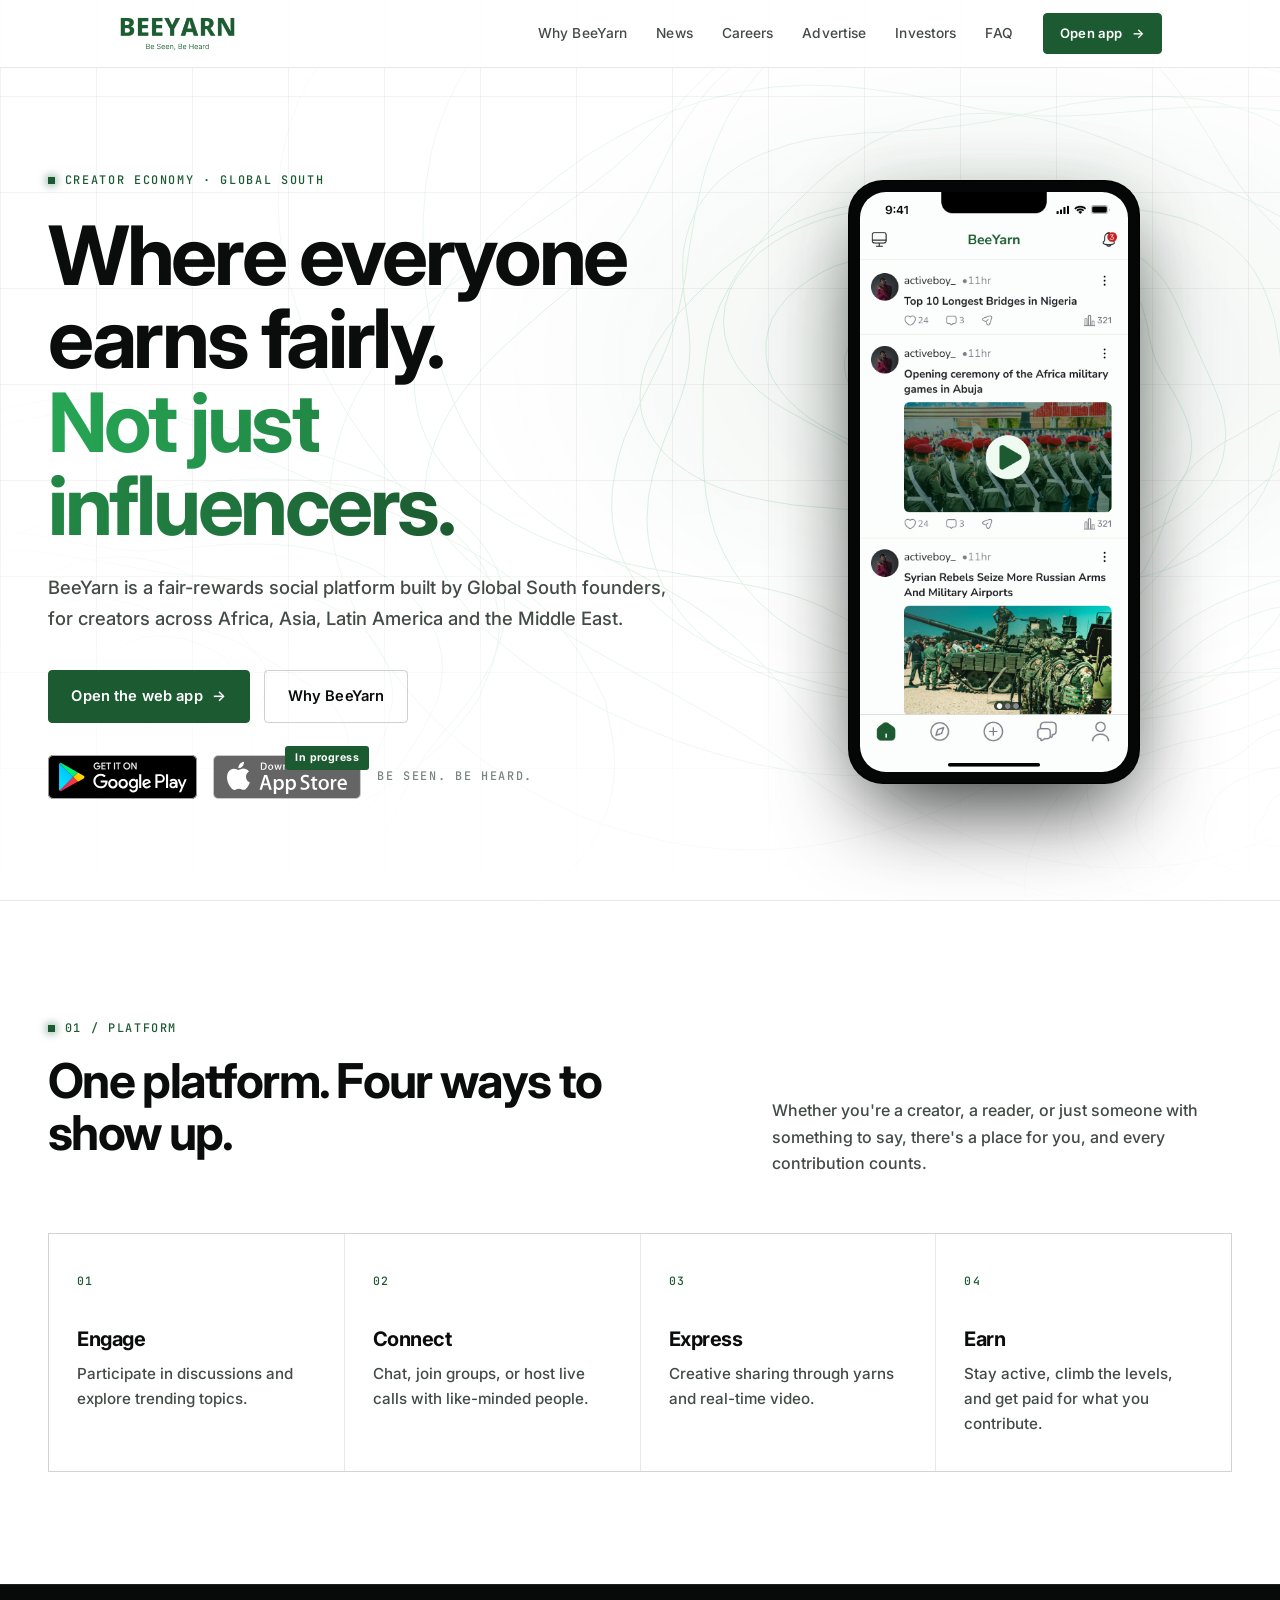
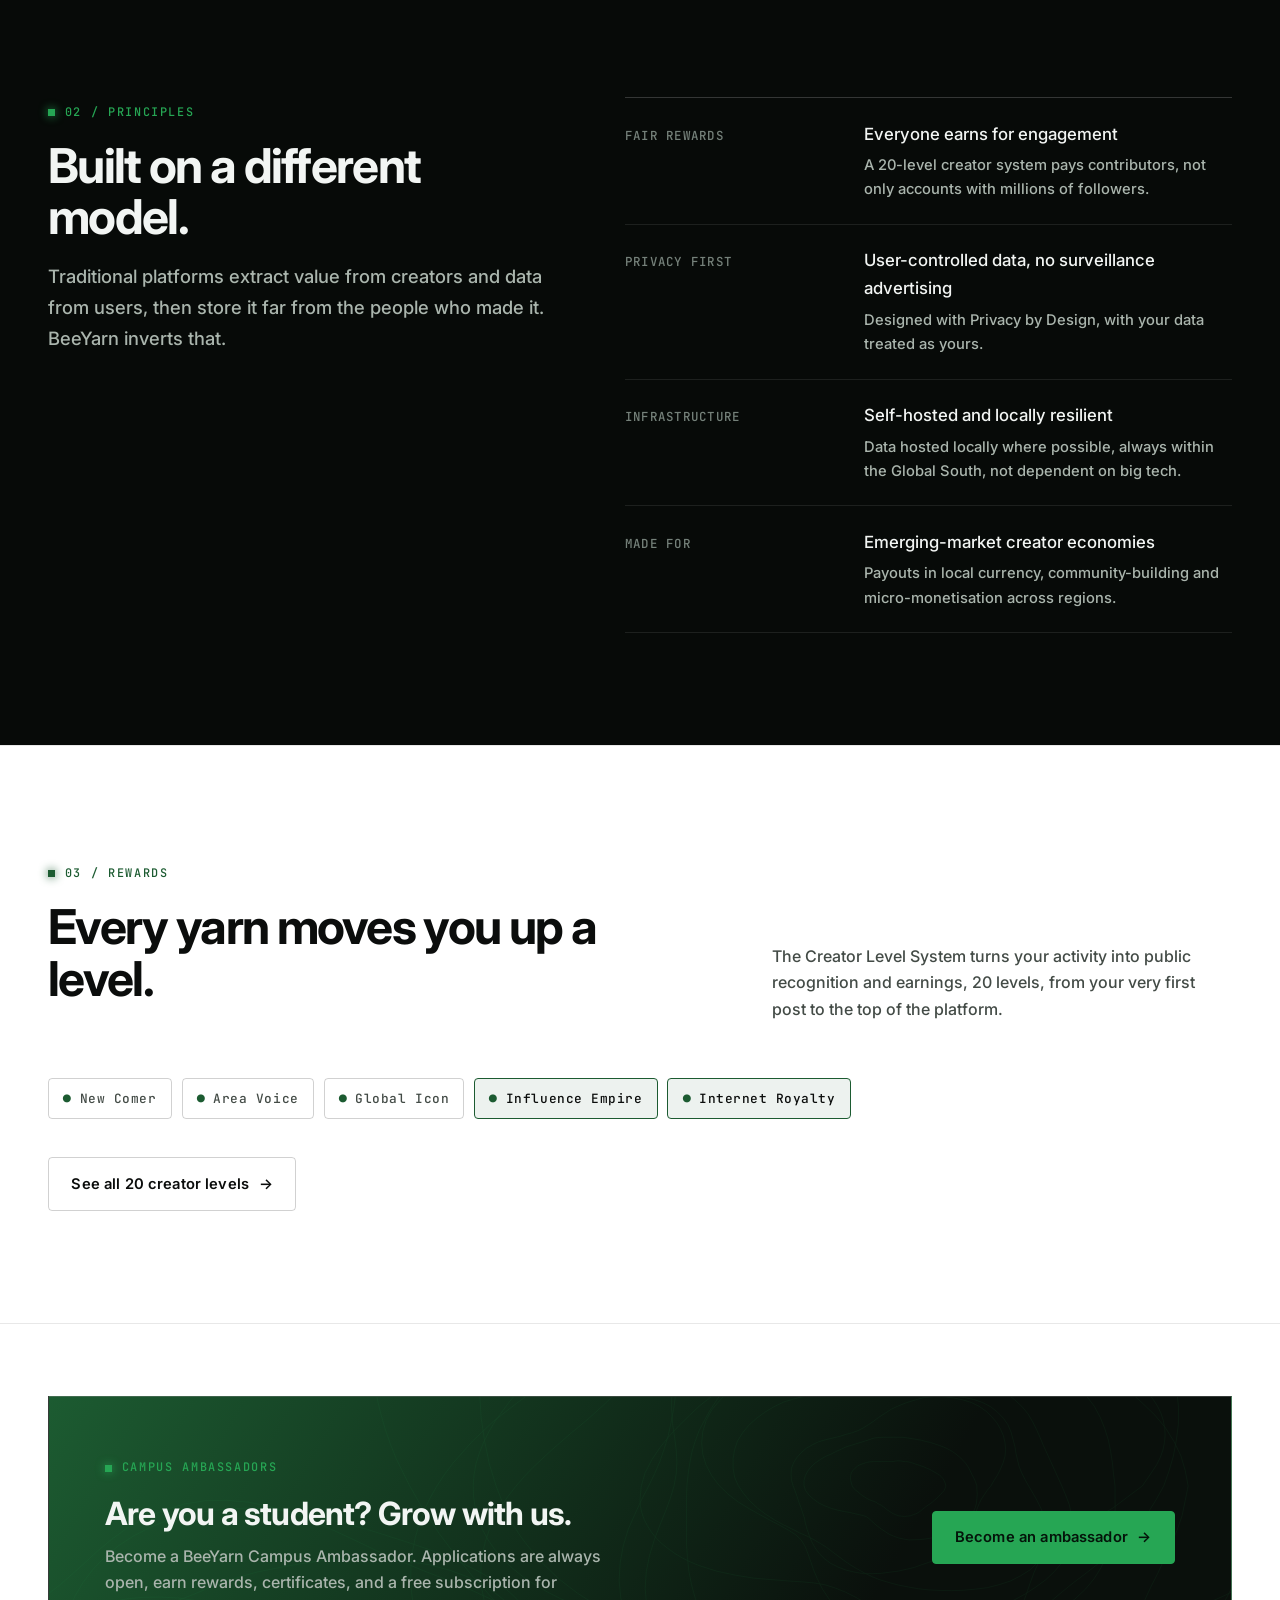
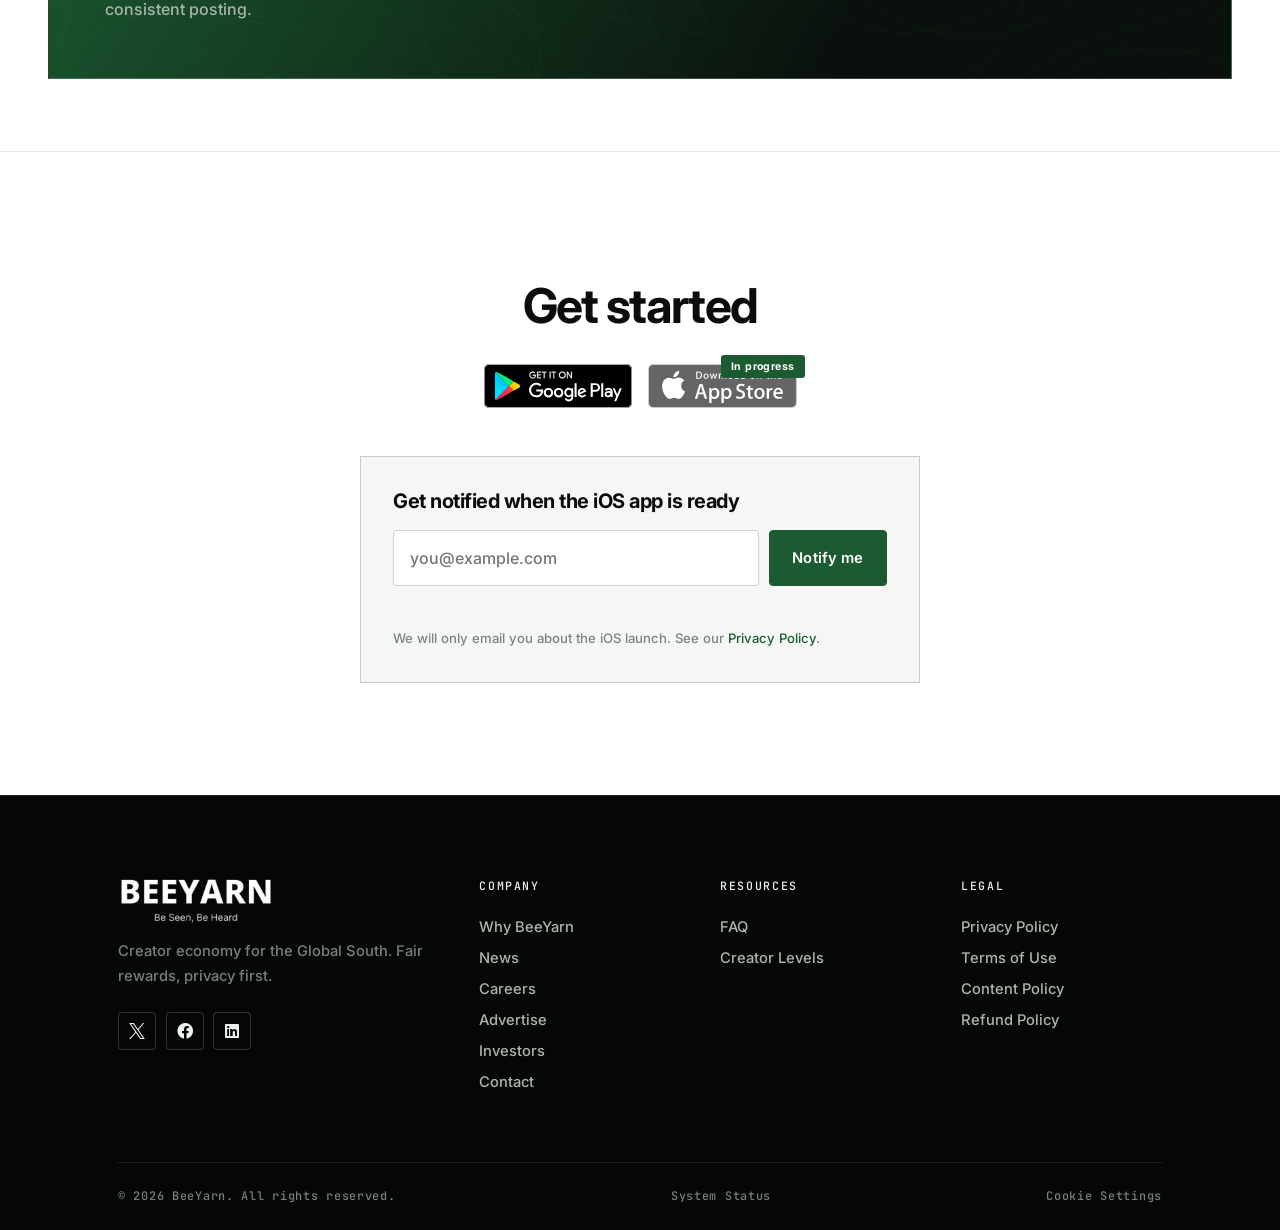
<file: index.html>
<!DOCTYPE html>
<html lang="en">
    <head>
        <script id="Cookiebot" src="https://consent.cookiebot.com/uc.js" data-cbid="e70f1af9-755b-42c1-b0a8-aead9291379b" data-blockingmode="auto" type="text/javascript"></script>
        <!-- Google tag (gtag.js) -->
<script async src="https://www.googletagmanager.com/gtag/js?id=AW-17631423975"></script>
<script>
  window.dataLayer = window.dataLayer || [];
  function gtag(){dataLayer.push(arguments);}
  gtag('js', new Date());

  gtag('config', 'AW-17631423975');
</script>

        <meta charset="utf-8" />
        <meta name="viewport" content="width=device-width, initial-scale=1, shrink-to-fit=no" />
        <meta name="description" content="BeeYarn - The creator economy platform where everyone earns fairly. Built for the Global South, open to the world. Be Seen. Be Heard." />
        <meta name="author" content="BeeYarn" />
        <!-- Open Graph -->
        <meta property="og:title" content="BeeYarn - Creator Economy for the Global South" />
        <meta property="og:description" content="A fair-rewards social platform built by Global South founders, for creators everywhere. Privacy first. Everyone earns." />
        <meta property="og:image" content="https://beeyarn.com/assets/img/homepage.jpg" />
        <meta property="og:url" content="https://beeyarn.com/" />
        <meta property="og:type" content="website" />
        <meta name="twitter:card" content="summary_large_image" />
        <meta name="twitter:title" content="BeeYarn - Creator Economy for the Global South" />
        <meta name="twitter:description" content="A fair-rewards social platform built by Global South founders, for creators everywhere. Privacy first. Everyone earns." />
        <meta name="twitter:image" content="https://beeyarn.com/assets/img/homepage.jpg" />
        <title>BeeYarn - Creator Economy for the Global South</title>
        <link rel="icon" type="image/png" sizes="32x32" href="assets/favicon-32.png?v=2" />
        <link rel="apple-touch-icon" href="assets/apple-touch-icon.png?v=2" />
        <meta name="theme-color" content="#070a08" />
        <!-- Bootstrap icons-->
        <link href="https://cdn.jsdelivr.net/npm/bootstrap-icons@1.5.0/font/bootstrap-icons.css" rel="stylesheet" />
        <!-- Google fonts-->
        <link rel="preconnect" href="https://fonts.gstatic.com" />
        <!-- Core theme CSS (includes Bootstrap)-->
        <link href="css/styles.css" rel="stylesheet" />
        <!-- Font Awesome -->
        <link rel="stylesheet" href="https://cdnjs.cloudflare.com/ajax/libs/font-awesome/6.0.0/css/all.min.css">
        <!-- BeeYarn brand layer (must stay last) -->
    <link rel="preconnect" href="https://fonts.googleapis.com" /><link rel="preconnect" href="https://fonts.gstatic.com" crossorigin /><link href="https://fonts.googleapis.com/css2?family=Inter:wght@400;500;600;700&family=JetBrains+Mono:wght@400;500&display=swap" rel="stylesheet" />
    <link href="css/brand.css?v=20260920n" rel="stylesheet" />
</head>
    <body id="page-top">
        <div id="shared-header"></div>

        <!-- HERO -->
        <header class="by-hero">
            <div class="by-wrap" style="width:100%">
                <div class="by-hero-grid">
                    <div>
                        <span class="by-eyebrow">Creator economy &middot; Global South</span>
                        <h1 class="by-h1">Where everyone earns fairly.<br><span class="by-grad">Not just influencers.</span></h1>
                        <p class="by-lede">BeeYarn is a fair-rewards social platform built by Global South founders, for creators across Africa, Asia, Latin America and the Middle East.</p>
                        <div class="by-hero-cta">
                            <a class="by-btn" href="https://www.beeyarn.com/home">Open the web app <span aria-hidden="true">&rarr;</span></a>
                            <a class="by-btn by-btn--ghost" href="whybeeyarn.html">Why BeeYarn</a>
                        </div>
                        <div class="by-hero-badges">
                            <a href="https://play.google.com/store/apps/details?id=com.beeyarn.beeyarn"><img class="app-badge" src="assets/img/google-play-badge.svg" alt="Get it on Google Play" loading="lazy" /></a>
                            <a class="app-store-soon" href="#ios-notify" aria-label="iOS app in progress. Get notified when it is ready">
                                <img class="app-badge" src="assets/img/app-store-badge.svg" alt="Download on the App Store" loading="lazy" />
                                <span class="app-store-soon-label">In progress</span>
                            </a>
                            <span class="by-mono by-muted" style="font-size:.74rem;letter-spacing:.14em;text-transform:uppercase;">Be Seen. Be Heard.</span>
                        </div>
                    </div>
                    <div class="by-phone" aria-label="BeeYarn app preview">
                        <video muted autoplay loop playsinline preload="metadata" poster="assets/img/homepage.jpg">
                            <source src="assets/img/demo-screen.mp4" type="video/mp4" />
                        </video>
                    </div>
                </div>
            </div>
        </header>

        <!-- 01 PLATFORM -->
        <section id="features" class="by-section">
            <div class="by-wrap">
                <div class="by-head">
                    <div>
                        <span class="by-eyebrow">01 / Platform</span>
                        <h2 class="by-h2">One platform. Four ways to show up.</h2>
                    </div>
                    <p>Whether you're a creator, a reader, or just someone with something to say, there's a place for you, and every contribution counts.</p>
                </div>
                <div class="by-cards" style="--cols:4">
                    <div class="by-card" data-animate data-animate-delay="1"><span class="by-card-idx">01</span><h3>Engage</h3><p>Participate in discussions and explore trending topics.</p></div>
                    <div class="by-card" data-animate data-animate-delay="2"><span class="by-card-idx">02</span><h3>Connect</h3><p>Chat, join groups, or host live calls with like-minded people.</p></div>
                    <div class="by-card" data-animate data-animate-delay="3"><span class="by-card-idx">03</span><h3>Express</h3><p>Creative sharing through yarns and real-time video.</p></div>
                    <div class="by-card" data-animate data-animate-delay="4"><span class="by-card-idx">04</span><h3>Earn</h3><p>Stay active, climb the levels, and get paid for what you contribute.</p></div>
                </div>
            </div>
        </section>

        <!-- 02 PRINCIPLES -->
        <section id="principles" class="by-section by-dark">
            <div class="by-wrap">
                <div class="by-split">
                    <div data-animate>
                        <span class="by-eyebrow">02 / Principles</span>
                        <h2 class="by-h2">Built on a different model.</h2>
                        <p class="by-lede">Traditional platforms extract value from creators and data from users, then store it far from the people who made it. BeeYarn inverts that.</p>
                    </div>
                    <div class="by-spec" data-animate data-animate-delay="1">
                        <div class="by-spec-row"><div class="by-spec-k">Fair rewards</div><div class="by-spec-v">Everyone earns for engagement<small>A 20-level creator system pays contributors, not only accounts with millions of followers.</small></div></div>
                        <div class="by-spec-row"><div class="by-spec-k">Privacy first</div><div class="by-spec-v">User-controlled data, no surveillance advertising<small>Designed with Privacy by Design, with your data treated as yours.</small></div></div>
                        <div class="by-spec-row"><div class="by-spec-k">Infrastructure</div><div class="by-spec-v">Self-hosted and locally resilient<small>Data hosted locally where possible, always within the Global South, not dependent on big tech.</small></div></div>
                        <div class="by-spec-row"><div class="by-spec-k">Made for</div><div class="by-spec-v">Emerging-market creator economies<small>Payouts in local currency, community-building and micro-monetisation across regions.</small></div></div>
                    </div>
                </div>
            </div>
        </section>

        <!-- 03 LEVELS -->
        <section id="earn" class="by-section">
            <div class="by-wrap">
                <div class="by-head">
                    <div>
                        <span class="by-eyebrow">03 / Rewards</span>
                        <h2 class="by-h2">Every yarn moves you up a level.</h2>
                    </div>
                    <p>The Creator Level System turns your activity into public recognition and earnings, 20 levels, from your very first post to the top of the platform.</p>
                </div>
                <div class="by-levels">
                    <span class="by-level" data-animate data-animate-delay="1"><b>&#9679;</b>New Comer</span>
                    <span class="by-level" data-animate data-animate-delay="2"><b>&#9679;</b>Area Voice</span>
                    <span class="by-level" data-animate data-animate-delay="3"><b>&#9679;</b>Global Icon</span>
                    <span class="by-level by-level--top" data-animate data-animate-delay="4"><b>&#9679;</b>Influence Empire</span>
                    <span class="by-level by-level--top" data-animate><b>&#9679;</b>Internet Royalty</span>
                </div>
                <a href="beeyarn-creator-level-system.html" class="by-btn by-btn--ghost">See all 20 creator levels <span aria-hidden="true">&rarr;</span></a>
            </div>
        </section>

        <!-- 04 AMBASSADORS -->
        <section id="ambassadors" class="by-section by-section--tight">
            <div class="by-wrap">
                <div class="by-cta" data-animate>
                    <div>
                        <span class="by-eyebrow">Campus Ambassadors</span>
                        <h3 style="margin-top:1rem">Are you a student? Grow with us.</h3>
                        <p>Become a BeeYarn Campus Ambassador. Applications are always open, earn rewards, certificates, and a free subscription for consistent posting.</p>
                    </div>
                    <a href="career/campus-ambassador.html" class="by-btn">Become an ambassador <span aria-hidden="true">&rarr;</span></a>
                </div>
            </div>
        </section>

        <!-- DOWNLOAD -->
        <section id="download" class="by-section" style="text-align:center">
            <div class="by-wrap">
                <h2 class="by-h2" style="margin-left:auto;margin-right:auto;margin-bottom:1.6rem">Get started</h2>
                <div class="by-hero-badges" style="justify-content:center" data-animate>
                    <a href="https://play.google.com/store/apps/details?id=com.beeyarn.beeyarn"><img class="app-badge" src="assets/img/google-play-badge.svg" alt="Get it on Google Play" loading="lazy" /></a>
                    <a class="app-store-soon" href="#ios-notify" aria-label="iOS app in progress. Get notified when it is ready">
                                <img class="app-badge" src="assets/img/app-store-badge.svg" alt="Download on the App Store" loading="lazy" />
                                <span class="app-store-soon-label">In progress</span>
                            </a>
                </div>
                <div class="by-notify" id="ios-notify" data-animate>
                    <h3>Get notified when the iOS app is ready</h3>
                    <form id="ios-form" novalidate>
                        <label class="by-sr" for="ios-email">Email address</label>
                        <input id="ios-email" type="email" name="email" placeholder="you@example.com" autocomplete="email" required maxlength="254" />
                        <input type="text" name="website" class="by-hp" tabindex="-1" autocomplete="off" aria-hidden="true" />
                        <button type="submit" class="by-btn" id="ios-submit">Notify me</button>
                    </form>
                    <p class="by-notify-msg" id="ios-msg" role="status" aria-live="polite"></p>
                    <p class="by-notify-note">We will only email you about the iOS launch. See our <a href="privacy">Privacy Policy</a>.</p>
                </div>
            </div>
        </section>

        <div id="shared-footer"></div>
        <!-- Bootstrap core JS-->
        <script src="https://cdn.jsdelivr.net/npm/bootstrap@5.2.3/dist/js/bootstrap.bundle.min.js"></script>
        <!-- Core theme JS-->
        <script src="js/scripts.js"></script>
        <script src="js/shared-shell.js?v=20260922l"></script>
        <script>
            (function () {
                var form = document.getElementById('ios-form');
                if (!form) return;
                var msg = document.getElementById('ios-msg');
                var btn = document.getElementById('ios-submit');
                form.addEventListener('submit', function (e) {
                    e.preventDefault();
                    var email = form.email.value.trim();
                    msg.className = 'by-notify-msg';
                    if (!/^[^\s@]+@[^\s@]+\.[^\s@]+$/.test(email)) {
                        msg.textContent = 'Please enter a valid email address.';
                        msg.className = 'by-notify-msg is-error';
                        return;
                    }
                    btn.disabled = true;
                    btn.textContent = 'Sending...';
                    fetch('ios-waitlist.php', { method: 'POST', body: new FormData(form) })
                        .then(function (r) { return r.json(); })
                        .then(function (d) {
                            msg.textContent = d.message || 'Thanks!';
                            msg.className = 'by-notify-msg ' + (d.result === 'success' ? 'is-ok' : 'is-error');
                            if (d.result === 'success') form.reset();
                        })
                        .catch(function () {
                            msg.textContent = 'Something went wrong. Please try again.';
                            msg.className = 'by-notify-msg is-error';
                        })
                        .then(function () { btn.disabled = false; btn.textContent = 'Notify me'; });
                });
            })();
        </script>
    </body>
</html>
</file>
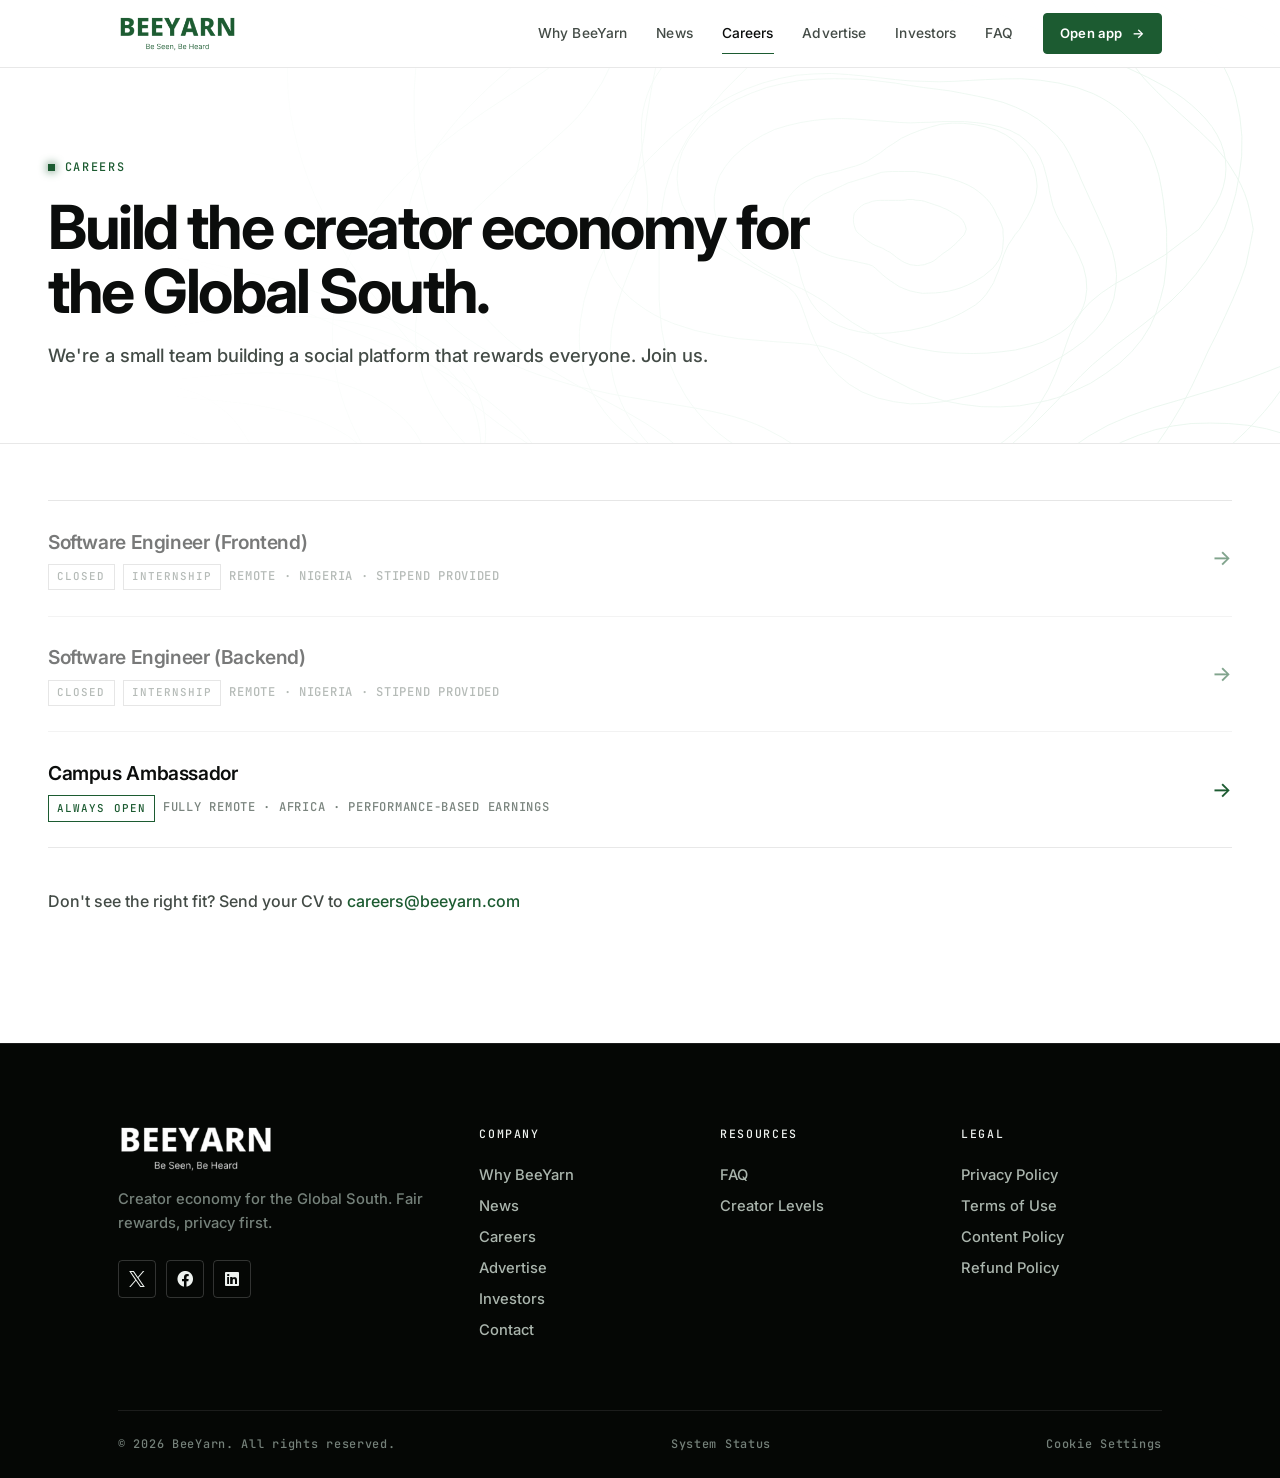
<file: career/index.html>
<!DOCTYPE html>
<html lang="en">
<head>
    <script id="Cookiebot" src="https://consent.cookiebot.com/uc.js" data-cbid="e70f1af9-755b-42c1-b0a8-aead9291379b" data-blockingmode="auto" type="text/javascript"></script>
    <meta charset="utf-8" />
    <meta name="viewport" content="width=device-width, initial-scale=1, shrink-to-fit=no" />
    <meta name="description" content="Careers at BeeYarn - Join us in building a social platform that rewards everyone." />
    <meta name="author" content="BeeYarn" />
    <!-- Open Graph -->
    <meta property="og:title" content="Careers at BeeYarn" />
    <meta property="og:description" content="We're building a social platform that rewards everyone. Join the BeeYarn team." />
    <meta property="og:image" content="https://beeyarn.com/assets/img/homepage.jpg" />
    <meta property="og:url" content="https://beeyarn.com/career/" />
    <meta property="og:type" content="website" />
    <meta name="twitter:card" content="summary_large_image" />
    <meta name="twitter:title" content="Careers at BeeYarn" />
    <meta name="twitter:description" content="We're building a social platform that rewards everyone. Join the BeeYarn team." />
    <meta name="twitter:image" content="https://beeyarn.com/assets/img/homepage.jpg" />
    <title>Careers | BeeYarn</title>
    <link rel="icon" type="image/png" sizes="32x32" href="../assets/favicon-32.png?v=2" />
    <link rel="apple-touch-icon" href="../assets/apple-touch-icon.png?v=2" />
    <!-- Bootstrap icons-->
    <link href="https://cdn.jsdelivr.net/npm/bootstrap-icons@1.5.0/font/bootstrap-icons.css" rel="stylesheet" />
    <!-- Google fonts-->
    <link rel="preconnect" href="https://fonts.gstatic.com" />
    <link href="https://fonts.googleapis.com/css2?family=Newsreader:ital,wght@0,600;1,600&amp;display=swap" rel="stylesheet" />
    <link href="https://fonts.googleapis.com/css2?family=Mulish:ital,wght@0,300;0,500;0,600;0,700;1,300;1,500;1,600;1,700&amp;display=swap" rel="stylesheet" />
    <link href="https://fonts.googleapis.com/css2?family=Kanit:ital,wght@0,400;1,400&amp;display=swap" rel="stylesheet" />
    <!-- Core theme CSS (includes Bootstrap)-->
    <link href="css/styles.css" rel="stylesheet" />
    <!-- Font Awesome -->
    <link rel="stylesheet" href="https://cdnjs.cloudflare.com/ajax/libs/font-awesome/6.0.0/css/all.min.css">
    <!-- BeeYarn brand layer (must stay last) -->
    <link rel="preconnect" href="https://fonts.googleapis.com" /><link rel="preconnect" href="https://fonts.gstatic.com" crossorigin /><link href="https://fonts.googleapis.com/css2?family=Inter:wght@400;500;600;700&family=JetBrains+Mono:wght@400;500&display=swap" rel="stylesheet" />
    <link href="../css/brand.css?v=20260920n" rel="stylesheet" />
</head>
<body id="page-top">
    <div id="shared-header"></div>
    <header class="by-page-head">
        <div class="by-wrap">
            <span class="by-eyebrow">Careers</span>
            <h1>Build the creator economy for the Global South.</h1>
            <p class="by-lede">We're a small team building a social platform that rewards everyone. Join us.</p>
        </div>
    </header>
    <section class="by-section" style="border-top:0">
        <div class="by-wrap">
            <a href="frontend-software-engineer" class="by-row" style="opacity:.55">
                <div><div class="by-row-title">Software Engineer (Frontend)</div><div class="by-row-meta"><span class="by-tag by-tag--off">Closed</span><span class="by-tag by-tag--off">Internship</span>Remote &middot; Nigeria &middot; Stipend provided</div></div>
                <span class="by-arrow" aria-hidden="true">&rarr;</span>
            </a>
            <a href="backend-software-engineer" class="by-row" style="opacity:.55">
                <div><div class="by-row-title">Software Engineer (Backend)</div><div class="by-row-meta"><span class="by-tag by-tag--off">Closed</span><span class="by-tag by-tag--off">Internship</span>Remote &middot; Nigeria &middot; Stipend provided</div></div>
                <span class="by-arrow" aria-hidden="true">&rarr;</span>
            </a>
            <a href="campus-ambassador.html" class="by-row">
                <div><div class="by-row-title">Campus Ambassador</div><div class="by-row-meta"><span class="by-tag">Always open</span>Fully remote &middot; Africa &middot; Performance-based earnings</div></div>
                <span class="by-arrow" aria-hidden="true">&rarr;</span>
            </a>
            <p style="margin-top:2.5rem">Don't see the right fit? Send your CV to <a href="mailto:careers@beeyarn.com">careers@beeyarn.com</a></p>
        </div>
    </section>

    <div id="shared-footer"></div>
    <script src="https://cdn.jsdelivr.net/npm/bootstrap@5.2.3/dist/js/bootstrap.bundle.min.js"></script>
    <script src="js/scripts.js"></script>
    <script src="../js/shared-shell.js?v=20260922l"></script>
    <script src="https://cdn.startbootstrap.com/sb-forms-latest.js"></script>
</body>
</html>
</file>
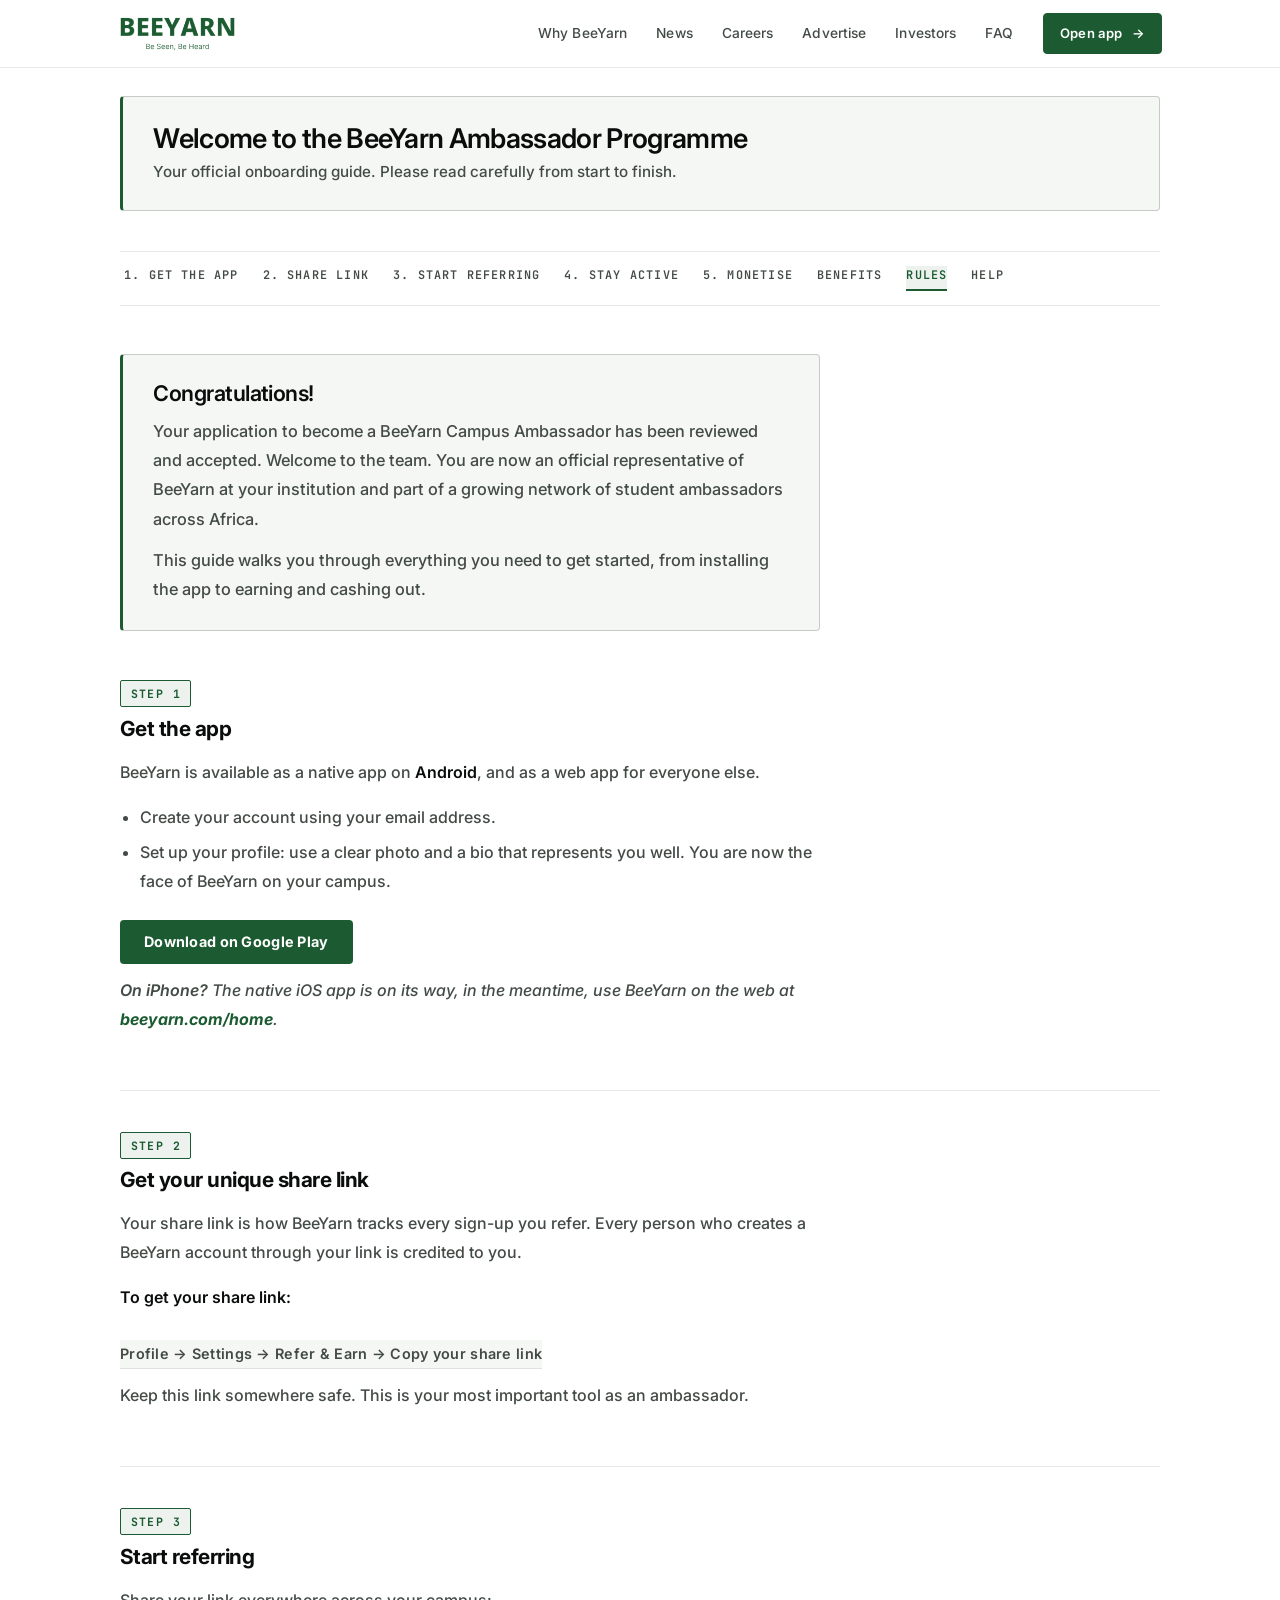
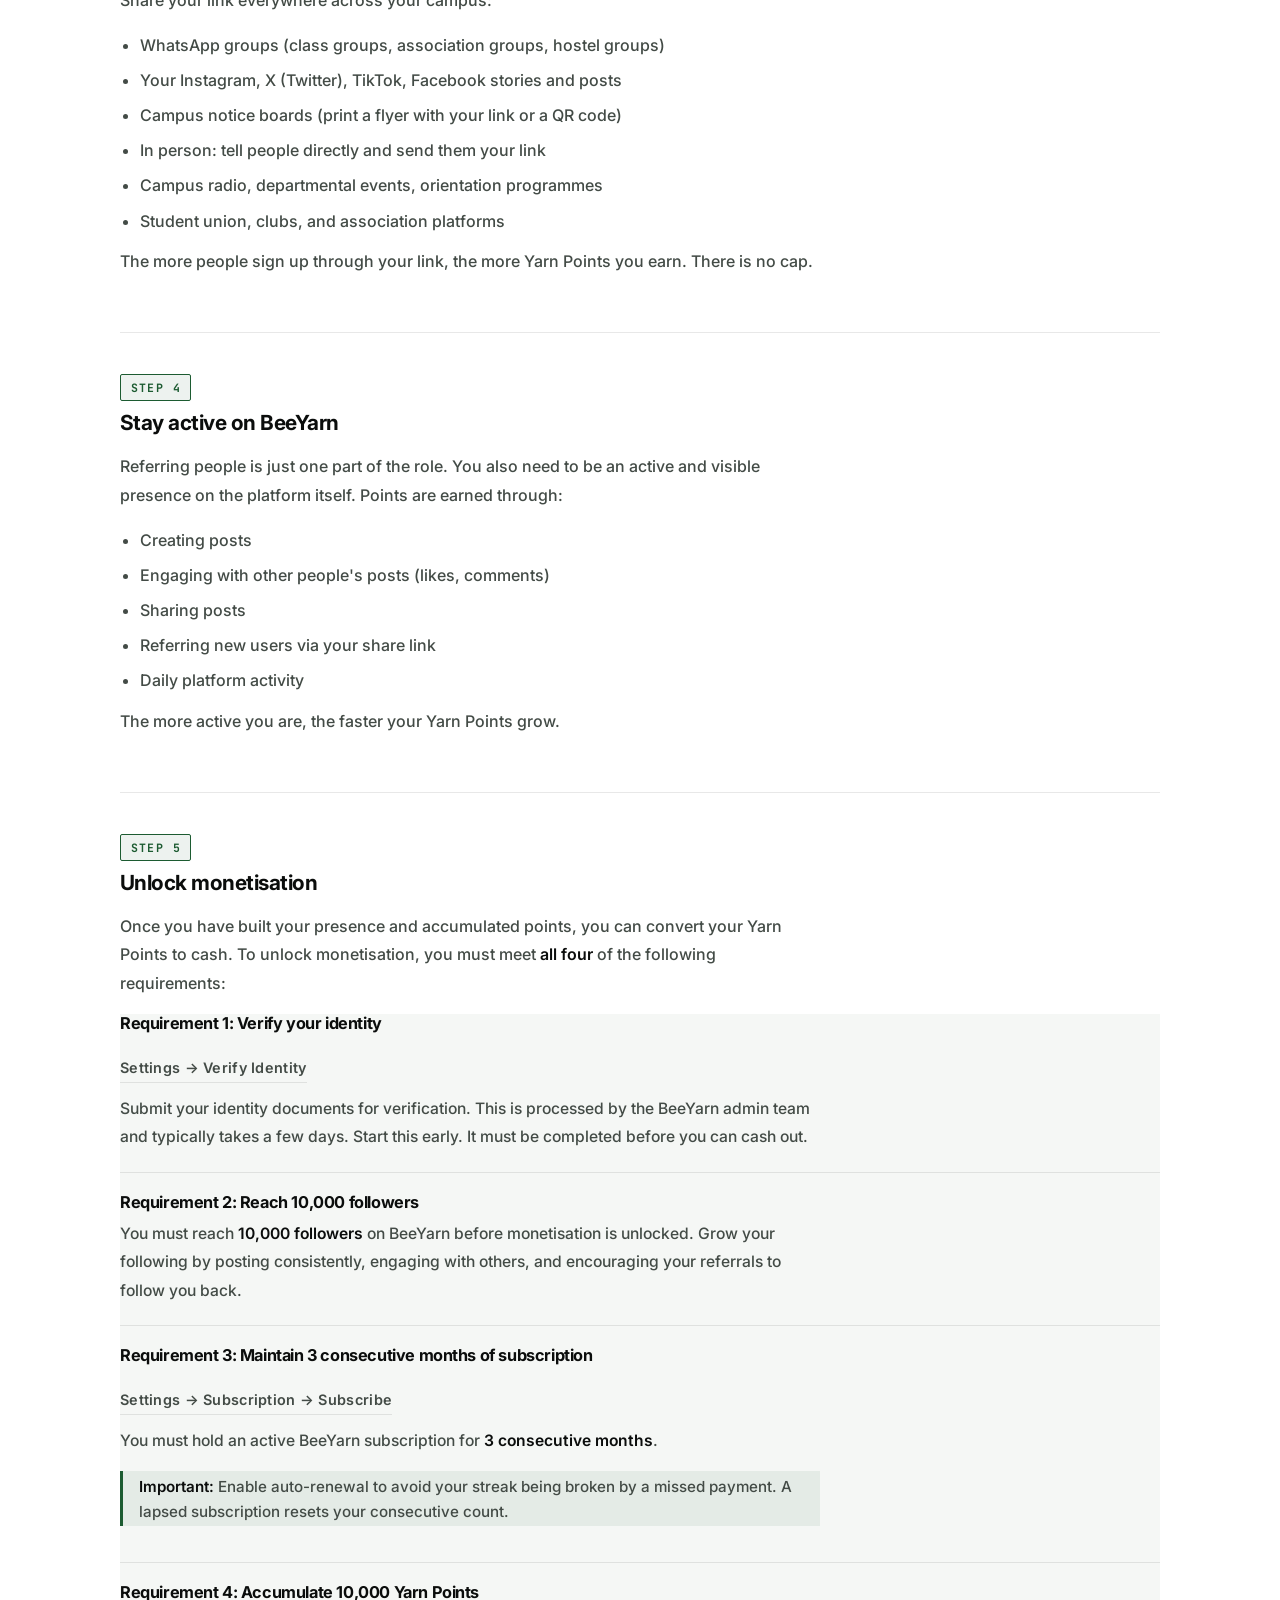
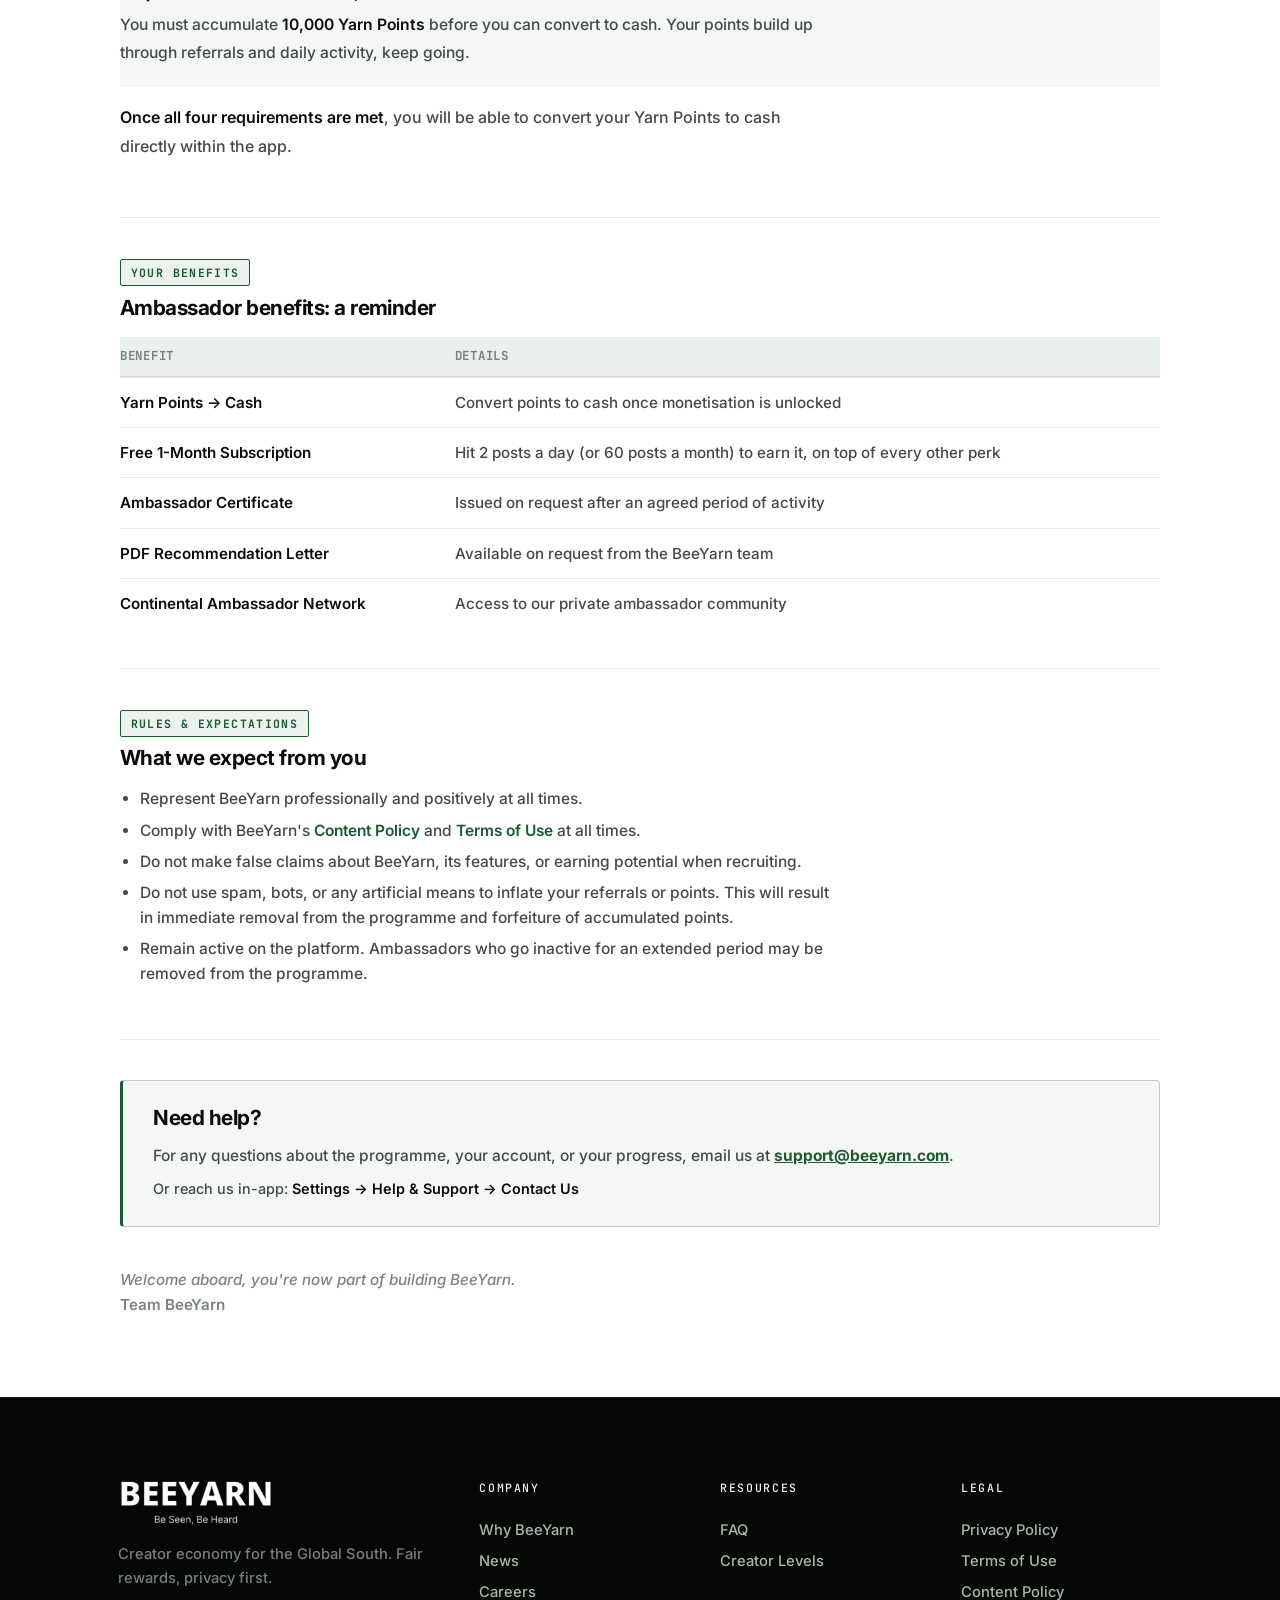
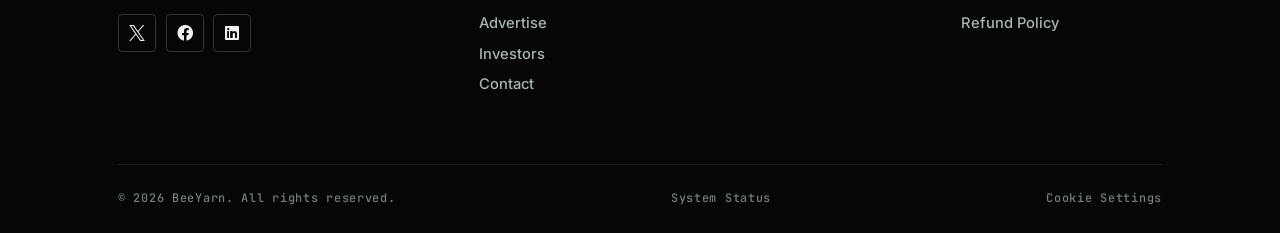
<file: ambassador-onboarding.html>
<!DOCTYPE html>
<html lang="en">
<head>
    <script id="Cookiebot" src="https://consent.cookiebot.com/uc.js" data-cbid="e70f1af9-755b-42c1-b0a8-aead9291379b" data-blockingmode="auto" type="text/javascript"></script>
    <meta charset="utf-8" />
    <meta name="viewport" content="width=device-width, initial-scale=1, shrink-to-fit=no" />
    <meta name="description" content="BeeYarn Campus Ambassador Onboarding Guide: everything you need to get started." />
    <meta name="author" content="BeeYarn" />
    <title>BeeYarn | Ambassador Onboarding Guide</title>
    <link rel="icon" type="image/png" sizes="32x32" href="assets/favicon-32.png?v=2" />
    <link rel="apple-touch-icon" href="assets/apple-touch-icon.png?v=2" />
    <link href="https://cdn.jsdelivr.net/npm/bootstrap-icons@1.5.0/font/bootstrap-icons.css" rel="stylesheet" />
    <link rel="preconnect" href="https://fonts.gstatic.com" />
    <link href="https://fonts.googleapis.com/css2?family=Newsreader:ital,wght@0,600;1,600&amp;display=swap" rel="stylesheet" />
    <link href="https://fonts.googleapis.com/css2?family=Mulish:ital,wght@0,300;0,500;0,600;0,700;1,300;1,500;1,600;1,700&amp;display=swap" rel="stylesheet" />
    <link href="https://fonts.googleapis.com/css2?family=Kanit:ital,wght@0,400;1,400&amp;display=swap" rel="stylesheet" />
    <link href="css/styles.css" rel="stylesheet" />
    <link rel="stylesheet" href="https://cdnjs.cloudflare.com/ajax/libs/font-awesome/6.0.0/css/all.min.css">
    <style>
        body {
            color: #1C5B31;
            min-height: 100vh;
            display: flex;
            flex-direction: column;
        }
        .navbar-light .navbar-brand,
        .navbar-light .navbar-nav .nav-link { color: #1C5B31; }

        #onboarding-section {
            flex: 1 0 auto;
            padding-top: 6rem;
            padding-bottom: 4rem;
        }
        #shared-footer footer { margin-top: 0 !important; }

        .guide-wrap {
            max-width: 1040px;
            margin: 0 auto;
        }

        .guide-header {
            background: #1C5B31;
            color: #fff;
            border-radius: 4px;
            padding: 2.25rem 2.5rem;
            margin-bottom: 2.5rem;
        }
        .guide-header h1 {
            font-size: 1.7rem;
            font-weight: 600;
            font-style: italic;
            margin-bottom: 0.25rem;
            color: #fff;
        }
        .guide-header p {
            font-size: 0.95rem;
            color: rgba(255,255,255,0.8);
            margin: 0;
        }

        /* Lede paragraph, no box, just typographic emphasis */
        .congrats-box {
            margin-bottom: 3rem;
            max-width: 700px;
        }
        .congrats-box h2 {
            font-style: italic;
            font-weight: 600;
            font-size: 1.35rem;
            color: #1C5B31;
            margin-bottom: 0.6rem;
        }
        .congrats-box p {
            color: #374151;
            margin: 0;
            line-height: 1.8;
            font-size: 1.02rem;
        }

        /* Sections separated by hairline rules, not boxes */
        .step-card {
            border: none;
            border-bottom: 1px solid #e5e7eb;
            padding: 0 0 2.5rem;
            margin-bottom: 2.5rem;
        }
        .step-card:last-of-type { border-bottom: none; }
        .step-number {
            display: block;
            color: #1C5B31;
            font-size: 0.75rem;
            font-weight: 700;
            letter-spacing: 0.14em;
            text-transform: uppercase;
            margin-bottom: 0.6rem;
        }
        .step-card h2 {
            font-size: 1.3rem;
            font-style: italic;
            color: #1C5B31;
            margin-bottom: 1rem;
        }
        .step-card p, .step-card li {
            font-size: 1rem;
            color: #374151;
            line-height: 1.8;
            max-width: 700px;
        }
        .step-card ul {
            padding-left: 1.25rem;
            margin-bottom: 0.75rem;
        }
        .step-card ul li { margin-bottom: 0.4rem; }

        /* In-app path callouts, underlined label, not a filled box */
        .code-box {
            display: inline-block;
            border-bottom: 1px solid #1C5B31;
            padding: 0.15rem 0;
            font-size: 0.9rem;
            letter-spacing: 0.02em;
            color: #1C5B31;
            font-weight: 600;
            margin: 0.75rem 0;
        }

        /* The one deliberately flagged callout on the page */
        .warning-box {
            border-left: 3px solid #b45309;
            padding: 0.15rem 0 0.15rem 1rem;
            font-size: 0.95rem;
            color: #7c4a03;
            margin: 1rem 0;
            max-width: 700px;
        }

        .check-list li {
            list-style: disc;
        }

        /* Requirements read as a numbered sequence, not stacked cards */
        .req-card {
            padding: 1.25rem 0;
            border-top: 1px solid #e5e7eb;
        }
        .req-card:first-of-type { border-top: none; padding-top: 0; }
        .req-card h3 {
            font-size: 1.02rem;
            color: #1C5B31;
            font-weight: 700;
            margin-bottom: 0.5rem;
        }
        .req-card p {
            font-size: 0.98rem;
            color: #374151;
            margin: 0;
            max-width: 700px;
        }

        .benefits-table {
            width: 100%;
            border-collapse: collapse;
            font-size: 0.95rem;
            margin-top: 0.5rem;
        }
        .benefits-table th {
            color: #1C5B31;
            padding: 0.6rem 1.5rem 0.6rem 0;
            text-align: left;
            font-weight: 700;
            font-size: 0.78rem;
            letter-spacing: 0.06em;
            text-transform: uppercase;
            border-bottom: 2px solid #1C5B31;
        }
        .benefits-table td {
            padding: 0.75rem 1.5rem 0.75rem 0;
            border-bottom: 1px solid #e5e7eb;
            color: #374151;
        }
        .benefits-table tr:last-child td { border-bottom: none; }

        .rules-list li {
            font-size: 0.97rem;
            color: #374151;
            margin-bottom: 0.5rem;
            line-height: 1.6;
            max-width: 700px;
        }

        /* Closing note, plain, no filled block */
        .help-box {
            padding-top: 2.5rem;
            margin-top: 0;
            border-top: 1px solid #e5e7eb;
        }
        .help-box h2 { color: #1C5B31; font-style: italic; font-size: 1.3rem; margin-bottom: 0.75rem; }
        .help-box p { color: #374151; margin: 0; font-size: 0.97rem; }
        .help-box a { color: #1C5B31; font-weight: 700; text-decoration: underline; }

        .footer-tagline {
            margin-top: 2.5rem;
            font-size: 0.95rem;
            color: #6B7280;
            font-style: italic;
        }
        .footer-tagline strong { color: #1C5B31; font-style: normal; }

        /* Site navbar is fixed at ~4.5rem (matches global scroll-padding-top);
           step-nav sticks directly under it, and anchor scrolls account for both. */
        html { scroll-padding-top: 7.25rem; }

        /* Step nav, plain text links with an underline for the active section,
           not chip/badge nav */
        .step-nav {
            position: sticky;
            top: 4.5rem;
            z-index: 10;
            display: flex;
            gap: 1.5rem;
            overflow-x: auto;
            white-space: nowrap;
            padding: 0.9rem 0.25rem;
            margin-bottom: 3rem;
            background: #fff;
            border-top: 1px solid #e5e7eb;
            border-bottom: 1px solid #e5e7eb;
            scrollbar-width: thin;
        }
        .step-nav a {
            flex: 0 0 auto;
            font-size: 0.76rem;
            font-weight: 600;
            letter-spacing: 0.05em;
            text-transform: uppercase;
            color: #6B7280;
            text-decoration: none;
            padding-bottom: 0.2rem;
            border-bottom: 2px solid transparent;
            transition: color 0.15s ease, border-color 0.15s ease;
        }
        .step-nav a:hover { color: #1C5B31; }
        .step-nav a.active { color: #1C5B31; border-bottom-color: #1C5B31; }

        /* Primary CTA, solid but sharp-cornered, no icon */
        .btn-cta {
            display: inline-block;
            background: #1C5B31;
            color: #fff !important;
            font-weight: 700;
            font-size: 0.9rem;
            letter-spacing: 0.02em;
            padding: 0.65rem 1.5rem;
            border-radius: 3px;
            text-decoration: none !important;
            margin-top: 0.75rem;
        }
        .btn-cta:hover { background: #164726; color: #fff; }
    </style>
    <!-- BeeYarn brand layer (must stay last) -->
    <link rel="preconnect" href="https://fonts.googleapis.com" /><link rel="preconnect" href="https://fonts.gstatic.com" crossorigin /><link href="https://fonts.googleapis.com/css2?family=Inter:wght@400;500;600;700&family=JetBrains+Mono:wght@400;500&display=swap" rel="stylesheet" />
    <link href="css/brand.css?v=20260920n" rel="stylesheet" />
</head>
<body id="page-top">
    <div id="shared-header"></div>

    <section id="onboarding-section">
        <div class="container px-3 px-md-5">
            <div class="guide-wrap">

                <!-- Header -->
                <div class="guide-header">
                    <h1>Welcome to the BeeYarn Ambassador Programme</h1>
                    <p>Your official onboarding guide. Please read carefully from start to finish.</p>
                </div>

                <!-- Step nav / progress tracker -->
                <nav class="step-nav" id="step-nav" aria-label="Guide sections">
                    <a href="#step-1">1. Get the app</a>
                    <a href="#step-2">2. Share link</a>
                    <a href="#step-3">3. Start referring</a>
                    <a href="#step-4">4. Stay active</a>
                    <a href="#step-5">5. Monetise</a>
                    <a href="#benefits">Benefits</a>
                    <a href="#rules">Rules</a>
                    <a href="#help">Help</a>
                </nav>

                <!-- Congrats -->
                <div class="congrats-box">
                    <h2>Congratulations!</h2>
                    <p>Your application to become a BeeYarn Campus Ambassador has been reviewed and accepted. Welcome to the team. You are now an official representative of BeeYarn at your institution and part of a growing network of student ambassadors across Africa.</p>
                    <p style="margin-top: 0.75rem;">This guide walks you through everything you need to get started, from installing the app to earning and cashing out.</p>
                </div>

                <!-- Step 1 -->
                <div class="step-card" id="step-1">
                    <span class="step-number">Step 1</span>
                    <h2>Get the app</h2>
                    <p>BeeYarn is available as a native app on <strong>Android</strong>, and as a web app for everyone else.</p>
                    <ul>
                        <li>Create your account using your email address.</li>
                        <li>Set up your profile: use a clear photo and a bio that represents you well. You are now the face of BeeYarn on your campus.</li>
                    </ul>
                    <a href="https://play.google.com/store/apps/details?id=com.beeyarn.beeyarn" target="_blank" rel="noopener" class="btn-cta">Download on Google Play</a>
                    <p style="max-width: 700px; font-style: italic; color: #6B7280; margin-top: 0.75rem;"><strong style="color:#374151;">On iPhone?</strong> The native iOS app is on its way, in the meantime, use BeeYarn on the web at <a href="https://www.beeyarn.com/home" style="color:#1C5B31; font-weight:700;">beeyarn.com/home</a>.</p>
                </div>

                <!-- Step 2 -->
                <div class="step-card" id="step-2">
                    <span class="step-number">Step 2</span>
                    <h2>Get your unique share link</h2>
                    <p>Your share link is how BeeYarn tracks every sign-up you refer. Every person who creates a BeeYarn account through your link is credited to you.</p>
                    <p><strong>To get your share link:</strong></p>
                    <div class="code-box">Profile &rarr; Settings &rarr; Refer &amp; Earn &rarr; Copy your share link</div>
                    <p>Keep this link somewhere safe. This is your most important tool as an ambassador.</p>
                </div>

                <!-- Step 3 -->
                <div class="step-card" id="step-3">
                    <span class="step-number">Step 3</span>
                    <h2>Start referring</h2>
                    <p>Share your link everywhere across your campus:</p>
                    <ul>
                        <li>WhatsApp groups (class groups, association groups, hostel groups)</li>
                        <li>Your Instagram, X (Twitter), TikTok, Facebook stories and posts</li>
                        <li>Campus notice boards (print a flyer with your link or a QR code)</li>
                        <li>In person: tell people directly and send them your link</li>
                        <li>Campus radio, departmental events, orientation programmes</li>
                        <li>Student union, clubs, and association platforms</li>
                    </ul>
                    <p>The more people sign up through your link, the more Yarn Points you earn. There is no cap.</p>
                </div>

                <!-- Step 4 -->
                <div class="step-card" id="step-4">
                    <span class="step-number">Step 4</span>
                    <h2>Stay active on BeeYarn</h2>
                    <p>Referring people is just one part of the role. You also need to be an active and visible presence on the platform itself. Points are earned through:</p>
                    <ul class="check-list">
                        <li>Creating posts</li>
                        <li>Engaging with other people's posts (likes, comments)</li>
                        <li>Sharing posts</li>
                        <li>Referring new users via your share link</li>
                        <li>Daily platform activity</li>
                    </ul>
                    <p>The more active you are, the faster your Yarn Points grow.</p>
                </div>

                <!-- Step 5 -->
                <div class="step-card" id="step-5">
                    <span class="step-number">Step 5</span>
                    <h2>Unlock monetisation</h2>
                    <p>Once you have built your presence and accumulated points, you can convert your Yarn Points to cash. To unlock monetisation, you must meet <strong>all four</strong> of the following requirements:</p>

                    <div class="req-card">
                        <h3>Requirement 1: Verify your identity</h3>
                        <div class="code-box">Settings &rarr; Verify Identity</div>
                        <p>Submit your identity documents for verification. This is processed by the BeeYarn admin team and typically takes a few days. Start this early. It must be completed before you can cash out.</p>
                    </div>

                    <div class="req-card">
                        <h3>Requirement 2: Reach <span id="min-followers">10,000</span> followers</h3>
                        <p>You must reach <strong><span id="min-followers-2">10,000</span> followers</strong> on BeeYarn before monetisation is unlocked. Grow your following by posting consistently, engaging with others, and encouraging your referrals to follow you back.</p>
                    </div>

                    <div class="req-card">
                        <h3>Requirement 3: Maintain <span id="sub-months">3</span> consecutive months of subscription</h3>
                        <div class="code-box">Settings &rarr; Subscription &rarr; Subscribe</div>
                        <p>You must hold an active BeeYarn subscription for <strong><span id="sub-months-2">3</span> consecutive months</strong>.</p>
                        <div class="warning-box">
                            <strong>Important:</strong> Enable auto-renewal to avoid your streak being broken by a missed payment. A lapsed subscription resets your consecutive count.
                        </div>
                    </div>

                    <div class="req-card">
                        <h3>Requirement 4: Accumulate <span id="min-points">10,000</span> Yarn Points</h3>
                        <p>You must accumulate <strong><span id="min-points-2">10,000</span> Yarn Points</strong> before you can convert to cash. Your points build up through referrals and daily activity, keep going.</p>
                    </div>

                    <p style="margin-top: 1rem;"><strong>Once all four requirements are met</strong>, you will be able to convert your Yarn Points to cash directly within the app.</p>
                </div>

                <!-- Benefits -->
                <div class="step-card" id="benefits">
                    <span class="step-number">Your Benefits</span>
                    <h2>Ambassador benefits: a reminder</h2>
                    <table class="benefits-table">
                        <thead>
                            <tr>
                                <th>Benefit</th>
                                <th>Details</th>
                            </tr>
                        </thead>
                        <tbody>
                            <tr>
                                <td><strong>Yarn Points &rarr; Cash</strong></td>
                                <td>Convert points to cash once monetisation is unlocked</td>
                            </tr>
                            <tr>
                                <td><strong>Free 1-Month Subscription</strong></td>
                                <td>Hit 2 posts a day (or 60 posts a month) to earn it, on top of every other perk</td>
                            </tr>
                            <tr>
                                <td><strong>Ambassador Certificate</strong></td>
                                <td>Issued on request after an agreed period of activity</td>
                            </tr>
                            <tr>
                                <td><strong>PDF Recommendation Letter</strong></td>
                                <td>Available on request from the BeeYarn team</td>
                            </tr>
                            <tr>
                                <td><strong>Continental Ambassador Network</strong></td>
                                <td>Access to our private ambassador community</td>
                            </tr>
                        </tbody>
                    </table>
                </div>

                <!-- Rules -->
                <div class="step-card" id="rules">
                    <span class="step-number">Rules &amp; Expectations</span>
                    <h2>What we expect from you</h2>
                    <ul class="rules-list">
                        <li>Represent BeeYarn professionally and positively at all times.</li>
                        <li>Comply with BeeYarn's <a href="https://beeyarn.com/contentpolicy" style="color:#1C5B31; font-weight:600;">Content Policy</a> and <a href="https://beeyarn.com/termsofuse" style="color:#1C5B31; font-weight:600;">Terms of Use</a> at all times.</li>
                        <li>Do not make false claims about BeeYarn, its features, or earning potential when recruiting.</li>
                        <li>Do not use spam, bots, or any artificial means to inflate your referrals or points. This will result in immediate removal from the programme and forfeiture of accumulated points.</li>
                        <li>Remain active on the platform. Ambassadors who go inactive for an extended period may be removed from the programme.</li>
                    </ul>
                </div>

                <!-- Help -->
                <div class="help-box" id="help">
                    <h2>Need help?</h2>
                    <p>For any questions about the programme, your account, or your progress, email us at <a href="mailto:support@beeyarn.com">support@beeyarn.com</a>.</p>
                    <p style="margin-top: 0.5rem; font-size: 0.9rem;">Or reach us in-app: <strong>Settings &rarr; Help &amp; Support &rarr; Contact Us</strong></p>
                </div>

                <p class="footer-tagline">Welcome aboard, you're now part of building BeeYarn.<br /><strong>Team BeeYarn</strong></p>

            </div>
        </div>
    </section>

    <div id="shared-footer"></div>

    <script src="https://cdn.jsdelivr.net/npm/bootstrap@5.2.3/dist/js/bootstrap.bundle.min.js"></script>
    <script src="js/scripts.js"></script>
    <script src="js/shared-shell.js?v=20260922l"></script>
    <script>
        fetch('https://api.beeyarn.com/api/settings')
            .then(function(res) { return res.json(); })
            .then(function(json) {
                var d = json.data;
                var followers = (d.min_followers_for_payout || 10000).toLocaleString();
                var months    = d.subscription_months_required_for_payout || 3;
                var points    = (d.min_yarn_points_for_payout || 10000).toLocaleString();

                document.getElementById('min-followers').textContent   = followers;
                document.getElementById('min-followers-2').textContent = followers;
                document.getElementById('sub-months').textContent      = months;
                document.getElementById('sub-months-2').textContent    = months;
                document.getElementById('min-points').textContent      = points;
                document.getElementById('min-points-2').textContent    = points;
            })
            .catch(function() {
                // Silently keep the hardcoded fallback values if API is unreachable
            });

        // Highlight the current section in the step nav as the guide is scrolled
        (function() {
            var navLinks = Array.prototype.slice.call(document.querySelectorAll('#step-nav a'));
            var sections = navLinks
                .map(function(a) { return document.getElementById(a.getAttribute('href').slice(1)); })
                .filter(Boolean);

            if (!sections.length || !('IntersectionObserver' in window)) return;

            var observer = new IntersectionObserver(function(entries) {
                entries.forEach(function(entry) {
                    if (!entry.isIntersecting) return;
                    var link = document.querySelector('#step-nav a[href="#' + entry.target.id + '"]');
                    if (!link) return;
                    navLinks.forEach(function(a) { a.classList.remove('active'); });
                    link.classList.add('active');
                });
            }, { rootMargin: '-45% 0px -50% 0px', threshold: 0 });

            sections.forEach(function(section) { observer.observe(section); });
        })();
    </script>
</body>
</html>
</file>
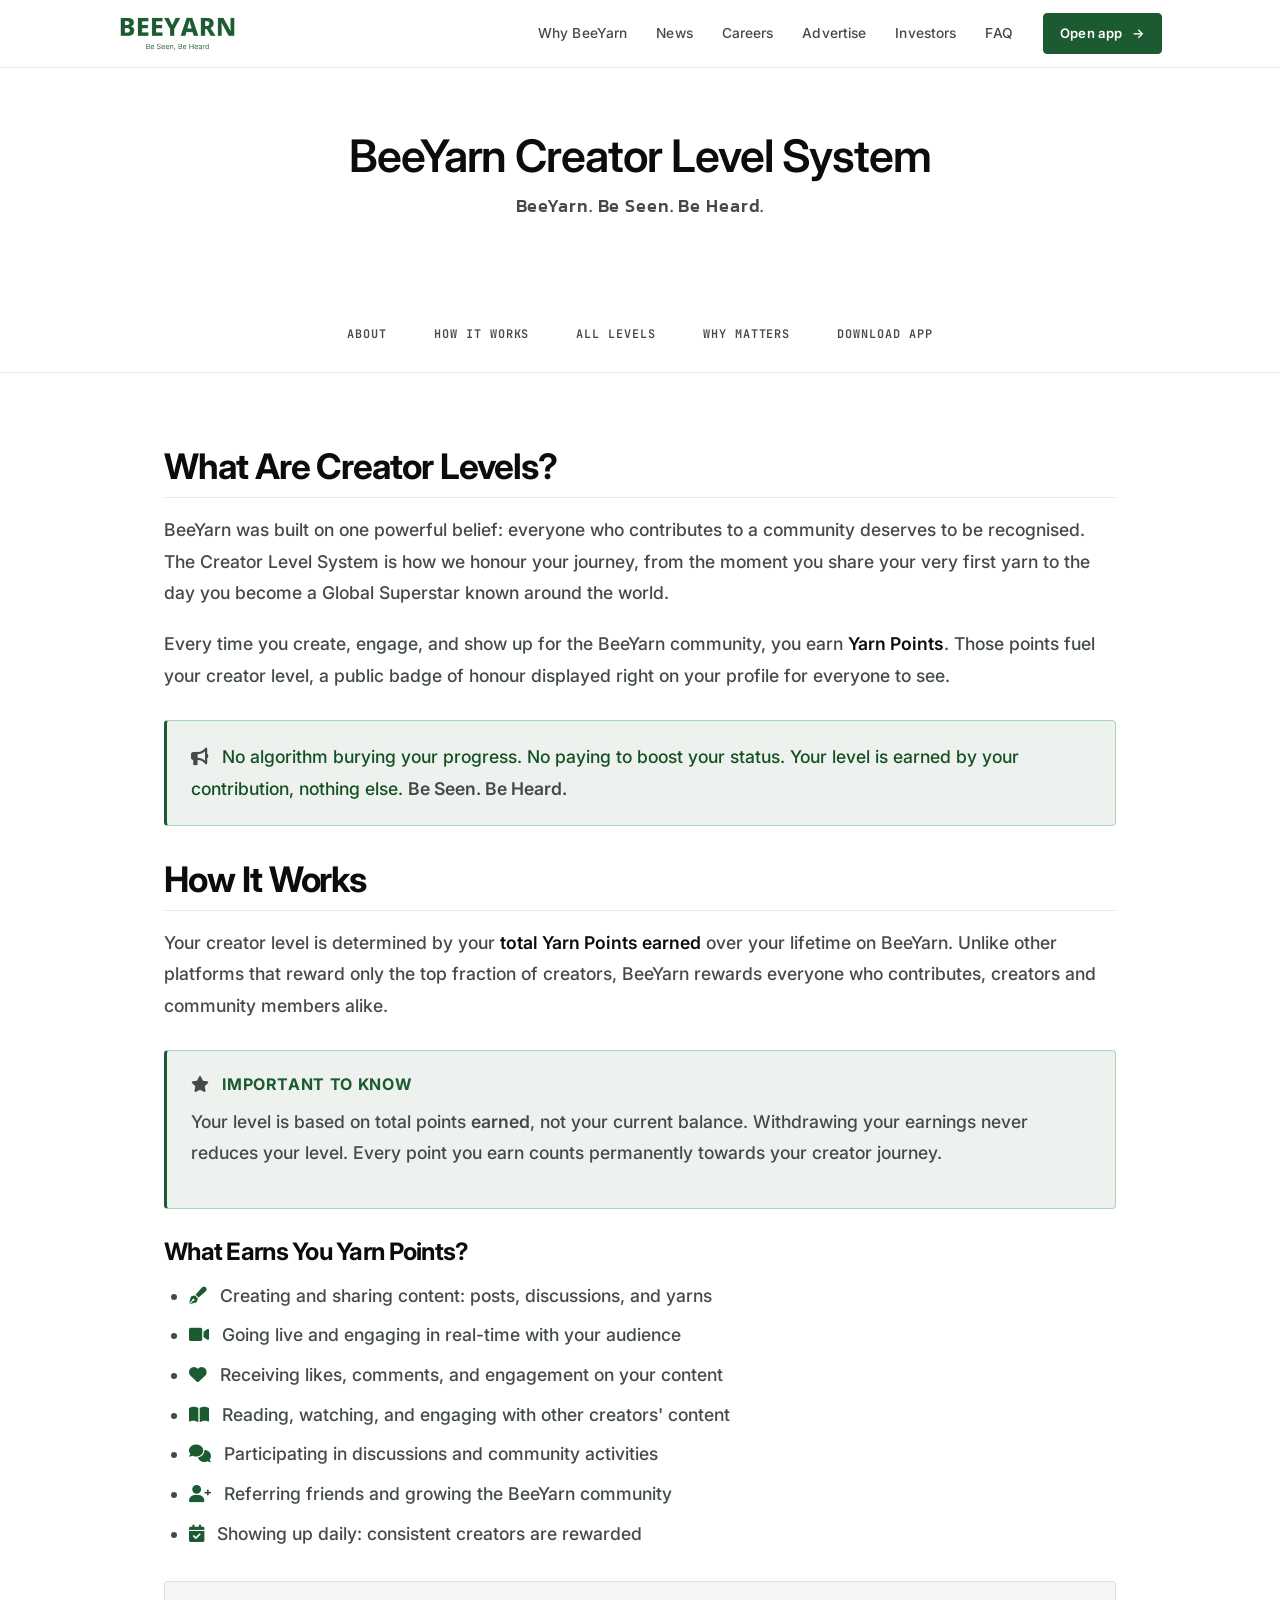
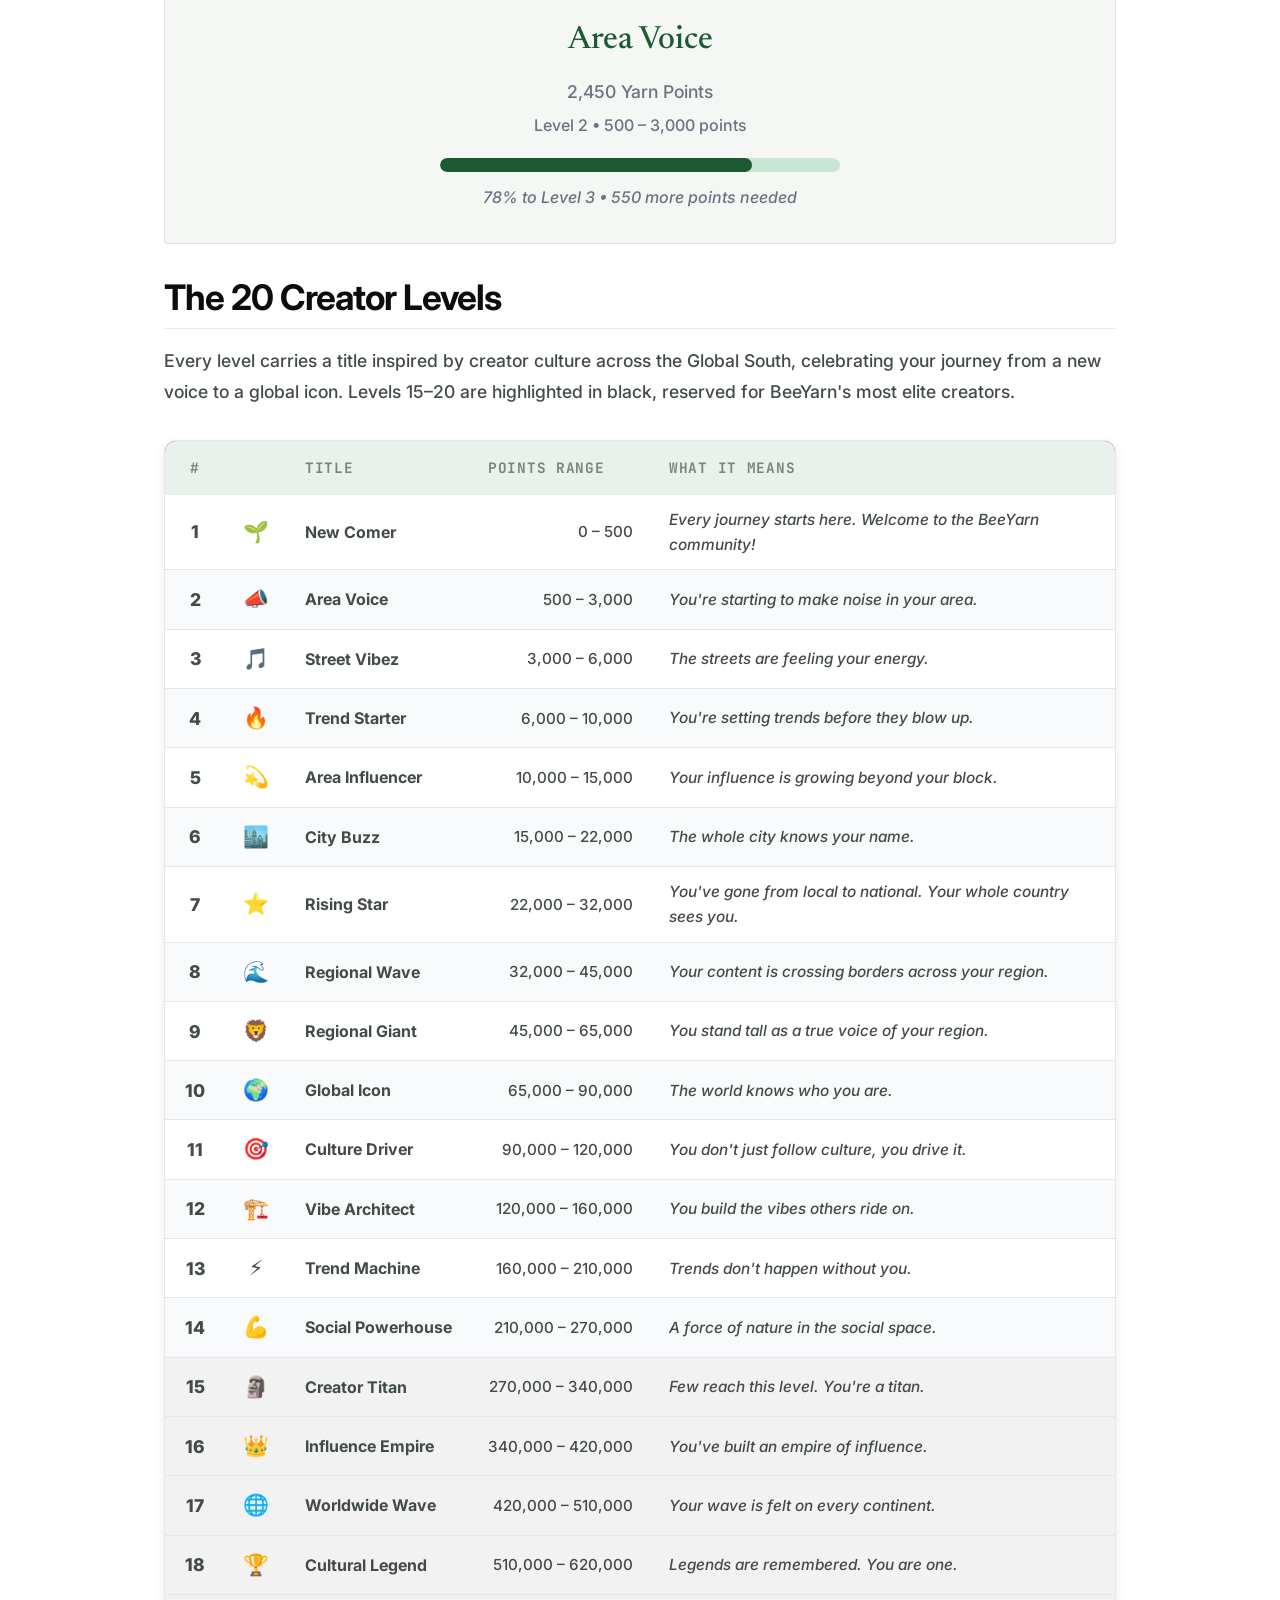
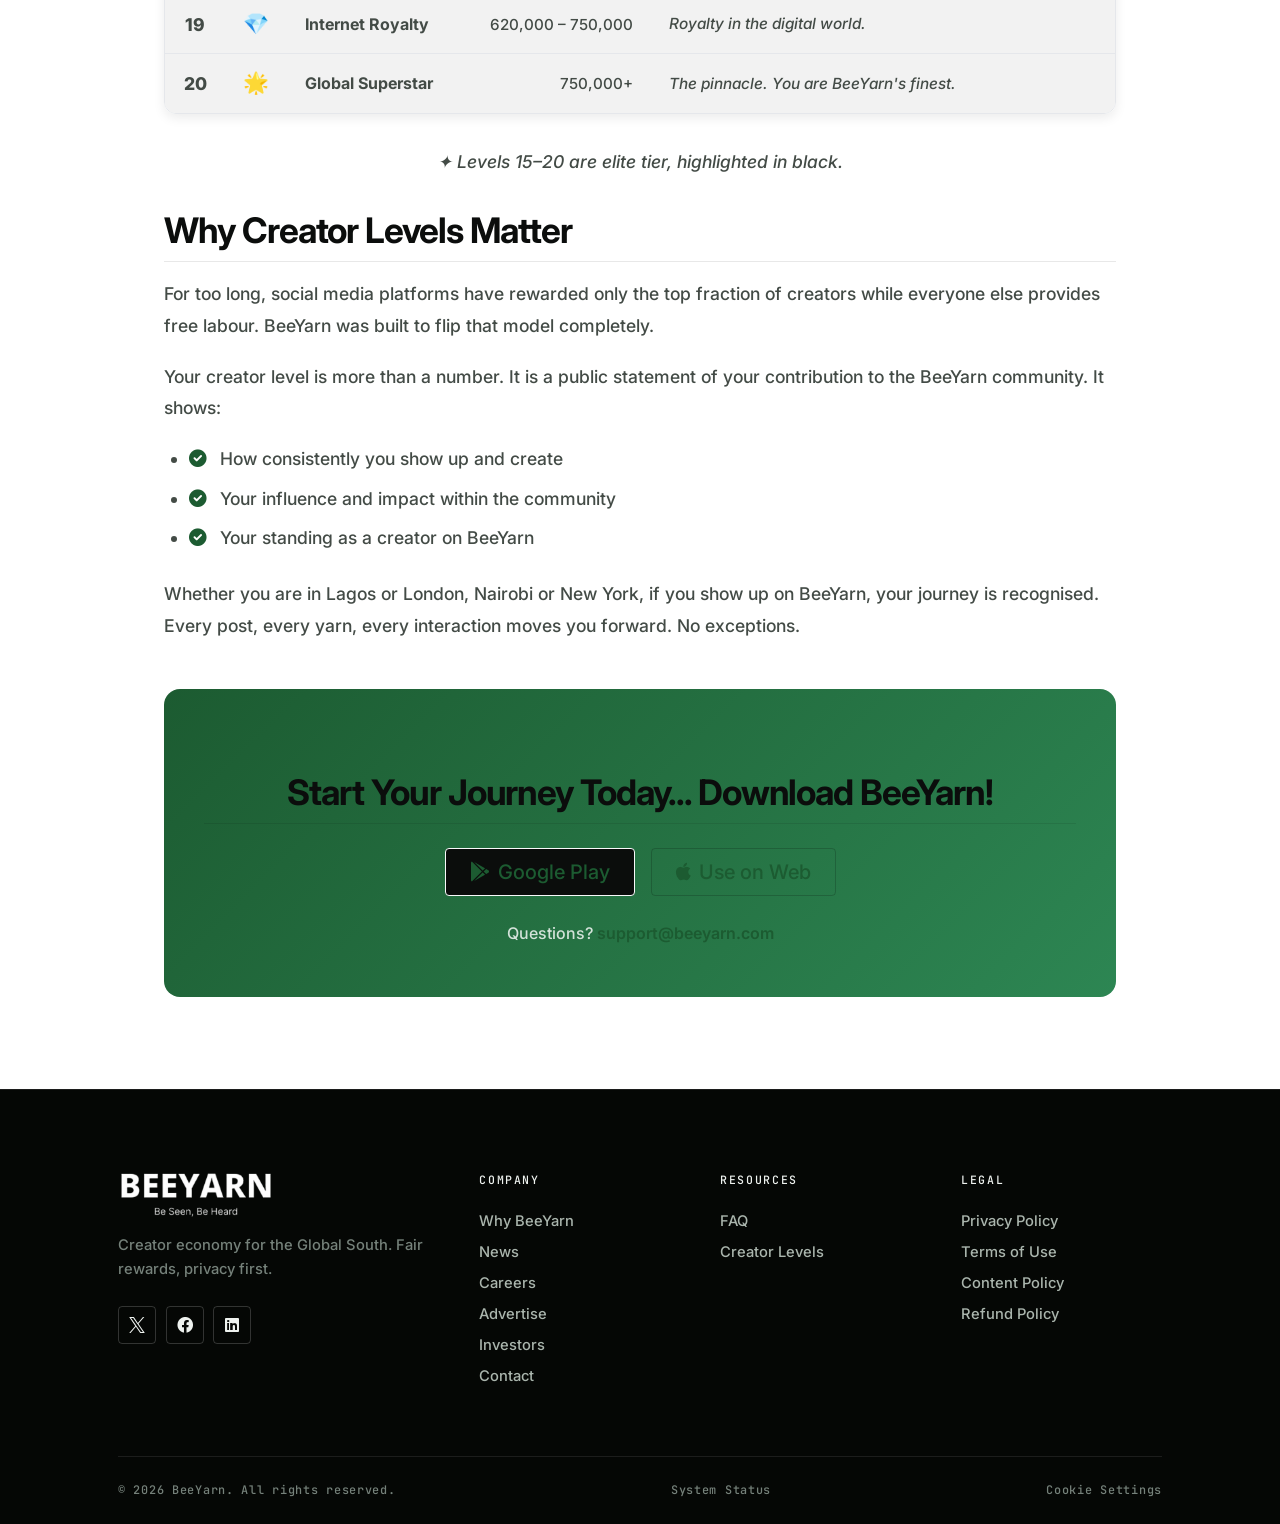
<file: beeyarn-creator-level-system.html>
<!DOCTYPE html>
<html lang="en">
<head>
  <script id="Cookiebot" src="https://consent.cookiebot.com/uc.js" data-cbid="e70f1af9-755b-42c1-b0a8-aead9291379b" data-blockingmode="auto" type="text/javascript"></script>
  <meta charset="utf-8" />
  <meta name="viewport" content="width=device-width, initial-scale=1, shrink-to-fit=no" />
  <meta name="description" content="BeeYarn Creator Level System: Be Seen. Be Heard. Your journey from your first post to the top of the platform." />
  <meta name="author" content="BeeYarn" />
  <!-- Open Graph -->
  <meta property="og:title" content="BeeYarn Creator Level System" />
  <meta property="og:description" content="Earn YarnPoints and rise through 20 creator levels, from your first post to the top of the platform. Be Seen. Be Heard." />
  <meta property="og:image" content="https://beeyarn.com/assets/img/homepage.jpg" />
  <meta property="og:url" content="https://beeyarn.com/beeyarn-creator-level-system" />
  <meta property="og:type" content="website" />
  <meta name="twitter:card" content="summary_large_image" />
  <meta name="twitter:title" content="BeeYarn Creator Level System" />
  <meta name="twitter:description" content="Earn YarnPoints and rise through 20 creator levels, from your first post to the top of the platform. Be Seen. Be Heard." />
  <meta name="twitter:image" content="https://beeyarn.com/assets/img/homepage.jpg" />
  <title>Creator Level System | BeeYarn</title>
  <link rel="icon" type="image/png" sizes="32x32" href="assets/favicon-32.png?v=2" />
  <link rel="apple-touch-icon" href="assets/apple-touch-icon.png?v=2" />
  <meta name="theme-color" content="#070a08" />
  <link href="https://cdn.jsdelivr.net/npm/bootstrap-icons@1.5.0/font/bootstrap-icons.css" rel="stylesheet" />
  <link href="https://fonts.googleapis.com/css2?family=Newsreader:ital,wght@0,600;1,600&display=swap" rel="stylesheet" />
  <link href="https://fonts.googleapis.com/css2?family=Mulish:ital,wght@0,300;0,500;0,600;0,700;1,300;1,500;1,600;1,700&display=swap" rel="stylesheet" />
  <link href="https://fonts.googleapis.com/css2?family=Kanit:ital,wght@0,400;1,400&display=swap" rel="stylesheet" />
  <link href="css/styles.css" rel="stylesheet" />
  <link rel="stylesheet" href="https://cdnjs.cloudflare.com/ajax/libs/font-awesome/6.0.0/css/all.min.css" />

  <style>
    :root {
      --green:     #1C5B31;
      --green-dk:  #145022;
      --green-lt:  #e8f5ee;
      --accent:      #1C1C1C;
      --accent-lt:   #F2F2F2;
      --accent-dk:   #000000;
      --gray:      #333;
      --gray-lt:   #f9fafb;
      --gray-mid:  #6B7280;
      --border:    #e5e7eb;
    }

    * { 
      box-sizing: border-box; 
      margin: 0; 
      padding: 0; 
    }

    html, body {
      height: 100%;
      margin: 0;
      padding: 0;
    }

    body {
      font-family: 'Mulish', sans-serif;
      color: var(--gray);
      background: #fff;
      padding-top: 70px;
      display: flex;
      flex-direction: column;
      min-height: 100vh;
    }

    /* Main content wrapper to push footer down */
    .main-wrapper {
      flex: 1 0 auto;
      display: flex;
      flex-direction: column;
    }

    /* ── NAVIGATION ── */
    .navbar {
      background: white !important;
      box-shadow: 0 2px 15px rgba(0,0,0,0.1);
      padding: 15px 0;
    }
    
    .navbar-light .navbar-brand {
      color: var(--green);
      font-weight: 800;
      font-size: 1.5rem;
      letter-spacing: -0.5px;
    }
    
    .navbar-light .navbar-nav .nav-link {
      color: var(--gray);
      font-weight: 600;
      padding: 8px 16px !important;
      transition: all 0.3s ease;
    }
    
    .navbar-light .navbar-nav .nav-link:hover {
      color: var(--green);
      background: var(--green-lt);
      border-radius: 30px;
    }
    
    .navbar-light .navbar-nav .nav-link.active {
      color: var(--green);
      background: var(--green-lt);
      border-radius: 30px;
    }
    
    .download-btn {
      background: var(--green);
      color: white !important;
      border-radius: 30px !important;
      padding: 8px 20px !important;
    }
    
    .download-btn:hover {
      background: var(--green-dk);
      color: white !important;
    }

    .btn-primary {
      background-color: var(--green);
      border-color: var(--green);
    }
    .btn-primary:hover {
      background-color: var(--green-dk);
      border-color: var(--green-dk);
    }

    a { color: var(--green); text-decoration: none; }
    a:hover { text-decoration: underline; }

    /* ── HERO BANNER ── */
    .hero-banner {
      background: linear-gradient(135deg, var(--green) 0%, #2d8653 100%);
      color: white;
      padding: 60px 0;
      text-align: center;
      margin-top: 0;
      width: 100%;
    }
    .hero-banner .bee { font-size: 3.5rem; margin-bottom: 0.5rem; }
    .hero-banner h1 {
      font-family: 'Newsreader', serif;
      font-size: 2.8rem;
      font-weight: 600;
      margin-bottom: 0.5rem;
      color: white;
    }
    .hero-banner .slogan {
      font-family: 'Kanit', sans-serif;
      font-size: 1.1rem;
      color: var(--accent-lt);
      letter-spacing: 0.05em;
      margin-bottom: 1rem;
    }
    .hero-banner .subtitle {
      font-size: 1.05rem;
      color: rgba(255,255,255,0.85);
      max-width: 560px;
      margin: 0 auto;
      line-height: 1.7;
    }

    /* ── PAGE NAVIGATION ── */
    .page-nav {
      background: white;
      padding: 20px 0;
      border-bottom: 1px solid var(--border);
      position: sticky;
      top: 70px;
      z-index: 99;
      background: rgba(255,255,255,0.95);
      backdrop-filter: blur(10px);
      width: 100%;
    }
    
    .page-nav .nav-links {
      display: flex;
      justify-content: center;
      flex-wrap: wrap;
      gap: 15px;
    }
    
    .page-nav .nav-link {
      color: var(--gray);
      font-weight: 600;
      padding: 8px 16px;
      border-radius: 30px;
      transition: all 0.3s ease;
      font-size: 0.95rem;
    }
    
    .page-nav .nav-link:hover {
      background: var(--green-lt);
      color: var(--green);
    }
    
    .page-nav .nav-link.active {
      background: var(--green);
      color: white;
    }

    /* ── MAIN CONTENT ── */
    #content {
      max-width: 1000px;
      margin: 0 auto;
      padding: 40px 24px 60px;
      width: 100%;
    }

    .content-section {
      scroll-margin-top: 140px;
    }

    #content h2 {
      font-family: 'Newsreader', serif;
      color: var(--green);
      font-size: 2.2rem;
      margin-top: 2rem;
      margin-bottom: 1rem;
      padding-bottom: 0.5rem;
      border-bottom: 3px solid var(--green-lt);
    }

    #content h3 {
      font-family: 'Newsreader', serif;
      color: var(--green);
      font-size: 1.5rem;
      margin-top: 1.8rem;
      margin-bottom: 0.8rem;
    }

    #content p {
      font-size: 1.1rem;
      color: var(--gray);
      line-height: 1.8;
      margin-bottom: 1.2rem;
    }

    #content ul {
      padding-left: 25px;
      margin-bottom: 1.5rem;
    }

    #content ul li {
      font-size: 1.1rem;
      color: var(--gray);
      line-height: 1.8;
      margin-bottom: 0.5rem;
    }

    /* ── CALLOUT BOXES ── */
    .box-green {
      background: var(--green-lt);
      border-left: 5px solid var(--green);
      border-radius: 6px;
      padding: 20px 24px;
      margin: 1.8rem 0;
      font-size: 1.1rem;
      color: var(--green-dk);
      line-height: 1.8;
    }

    .box-gold {
      background: var(--accent-lt);
      border-left: 5px solid var(--accent);
      border-radius: 6px;
      padding: 20px 24px;
      margin: 1.8rem 0;
    }
    .box-gold .box-title {
      font-weight: 700;
      color: var(--accent-dk);
      margin-bottom: 8px;
      font-size: 1rem;
      text-transform: uppercase;
      letter-spacing: 0.04em;
    }
    .box-gold p {
      color: var(--gray);
      margin: 0;
      font-size: 1.1rem;
    }

    /* ── EXAMPLE PROGRESS CARD ── */
    .progress-card {
      background: var(--green-lt);
      border: 2px solid var(--green);
      border-radius: 16px;
      padding: 32px 40px;
      text-align: center;
      margin: 2rem 0;
    }
    .progress-card .level-title {
      font-family: 'Newsreader', serif;
      font-size: 2rem;
      color: var(--green);
      margin-bottom: 10px;
    }
    .progress-card .level-pts {
      font-size: 1.1rem;
      color: var(--gray-mid);
      margin-bottom: 6px;
    }
    .progress-card .level-range {
      font-size: 1rem;
      color: var(--gray-mid);
      margin-bottom: 20px;
    }
    .progress-bar-wrap {
      background: #c8e6d4;
      border-radius: 999px;
      height: 14px;
      max-width: 400px;
      margin: 0 auto 12px;
      overflow: hidden;
    }
    .progress-bar-fill {
      background: var(--green);
      height: 100%;
      border-radius: 999px;
      width: 65%;
      transition: width 1s ease;
    }
    .progress-card .pct {
      font-size: 1rem;
      color: var(--gray-mid);
      font-style: italic;
    }

    /* ── LEVEL TABLE ── */
    .level-table-wrap {
      overflow-x: auto;
      margin: 2rem 0;
      border-radius: 12px;
      border: 1px solid var(--border);
      box-shadow: 0 4px 12px rgba(0,0,0,0.08);
    }

    table.level-table {
      width: 100%;
      border-collapse: collapse;
      font-size: 1rem;
    }

    table.level-table thead tr {
      background: var(--green);
      color: white;
    }

    table.level-table thead th {
      padding: 15px 18px;
      text-align: left;
      font-weight: 700;
      font-size: 0.9rem;
      text-transform: uppercase;
      letter-spacing: 0.05em;
      white-space: nowrap;
    }

    table.level-table thead th:first-child { text-align: center; }

    table.level-table tbody tr {
      border-bottom: 1px solid var(--border);
      transition: background 0.15s;
    }

    table.level-table tbody tr:last-child { border-bottom: none; }

    table.level-table tbody tr:nth-child(odd)  { background: #fff; }
    table.level-table tbody tr:nth-child(even) { background: var(--gray-lt); }

    /* Gold highlight for top 6 levels */
    table.level-table tbody tr.elite {
      background: var(--accent-lt) !important;
    }
    table.level-table tbody tr.elite td { color: var(--accent-dk); }
    table.level-table tbody tr.elite td.level-num { background: var(--accent); }
    table.level-table tbody tr.elite td.level-title-cell { color: var(--accent-dk); font-weight: 700; }

    table.level-table tbody tr:hover { background: var(--green-lt) !important; }

    table.level-table td {
      padding: 12px 18px;
      vertical-align: middle;
    }

    td.level-num {
      background: var(--green);
      color: white;
      font-weight: 800;
      font-size: 1.1rem;
      text-align: center;
      width: 60px;
      min-width: 60px;
    }

    td.level-title-cell {
      color: var(--green);
      font-weight: 700;
      white-space: nowrap;
    }

    td.level-emoji { font-size: 1.3rem; width: 45px; text-align: center; }

    td.level-range {
      color: var(--gray-mid);
      font-size: 0.95rem;
      white-space: nowrap;
      text-align: right;
    }

    td.level-desc {
      color: var(--gray);
      font-style: italic;
      font-size: 0.96rem;
    }

    .table-note {
      font-size: 0.9rem;
      color: var(--accent-dk);
      text-align: center;
      margin-top: 12px;
      font-style: italic;
    }

    /* ── CTA BANNER ── */
    .cta-banner {
      background: linear-gradient(135deg, var(--green) 0%, #2d8653 100%);
      border-radius: 16px;
      padding: 50px 40px;
      text-align: center;
      margin: 3rem 0 2rem;
      color: white;
    }
    .cta-banner h2 {
      font-family: 'Newsreader', serif;
      font-size: 2.2rem;
      color: white !important;
      border: none !important;
      margin-top: 0;
      margin-bottom: 1rem;
    }
    .cta-banner p {
      color: rgba(255,255,255,0.9);
      font-size: 1.1rem;
      margin-bottom: 0.5rem;
    }
    .cta-banner .cta-highlight {
      color: var(--accent-lt);
      font-weight: 700;
      font-size: 1.2rem;
      margin-top: 1.2rem;
      display: block;
    }
    .cta-banner .contact {
      margin-top: 1.5rem;
      font-size: 1rem;
      color: rgba(255,255,255,0.8);
    }
    .cta-banner .contact a {
      color: var(--accent-lt);
      font-weight: 600;
    }

    /* ── APP PREVIEW ── */
    .masthead {
      margin: 3rem 0;
    }

    .app-badge {
      height: 50px;
      width: auto;
    }

    /* ── RESPONSIVE ── */
    @media (max-width: 768px) {
      body { padding-top: 60px; }
      .hero-banner h1 { font-size: 2rem; }
      .hero-banner { padding: 40px 0; }
      .page-nav { top: 60px; }
      .page-nav .nav-links { gap: 8px; }
      .page-nav .nav-link { padding: 6px 12px; font-size: 0.85rem; }
      #content { padding: 30px 16px 40px; }
      #content h2 { font-size: 1.8rem; }
      .cta-banner { padding: 30px 20px; }
      .cta-banner h2 { font-size: 1.8rem; }
      td.level-desc { display: none; }
      .progress-card { padding: 20px; }
    }
  </style>
    <!-- BeeYarn brand layer (must stay last) -->
    <link rel="preconnect" href="https://fonts.googleapis.com" /><link rel="preconnect" href="https://fonts.gstatic.com" crossorigin /><link href="https://fonts.googleapis.com/css2?family=Inter:wght@400;500;600;700&family=JetBrains+Mono:wght@400;500&display=swap" rel="stylesheet" />
    <link href="css/brand.css?v=20260920n" rel="stylesheet" />
</head>

<body id="page-top">
  <!-- Main wrapper to push footer down -->
  <div class="main-wrapper">
    <div id="shared-header"></div>

    <!-- Hero -->
    <div class="hero-banner">
      <div class="container">
        <h1>BeeYarn Creator Level System</h1>
        <div class="slogan">BeeYarn. Be Seen. Be Heard.</div>
      </div>
    </div>

    <!-- Page Navigation (Quick Links) -->
    <div class="page-nav">
      <div class="container">
        <div class="nav-links">
          <a href="#about" class="nav-link">About</a>
          <a href="#how-it-works" class="nav-link">How It Works</a>
          <a href="#levels" class="nav-link">All Levels</a>
          <a href="#why-matters" class="nav-link">Why Matters</a>
          <a href="#download" class="nav-link">Download App</a>
        </div>
      </div>
    </div>

    <!-- Main Content -->
    <section id="content">
      <div id="about" class="content-section">
        <h2>What Are Creator Levels?</h2>
        <p>BeeYarn was built on one powerful belief: everyone who contributes to a community deserves to be recognised. The Creator Level System is how we honour your journey, from the moment you share your very first yarn to the day you become a Global Superstar known around the world.</p>
        <p>Every time you create, engage, and show up for the BeeYarn community, you earn <strong>Yarn Points</strong>. Those points fuel your creator level, a public badge of honour displayed right on your profile for everyone to see.</p>

        <div class="box-green">
          <i class="fas fa-bullhorn me-2"></i> No algorithm burying your progress. No paying to boost your status. Your level is earned by your contribution, nothing else. <strong>Be Seen. Be Heard.</strong>
        </div>
      </div>

      <div id="how-it-works" class="content-section">
        <h2>How It Works</h2>
        <p>Your creator level is determined by your <strong>total Yarn Points earned</strong> over your lifetime on BeeYarn. Unlike other platforms that reward only the top fraction of creators, BeeYarn rewards everyone who contributes, creators and community members alike.</p>

        <div class="box-gold">
          <div class="box-title"><i class="fas fa-star me-2"></i> Important to Know</div>
          <p>Your level is based on total points <strong>earned</strong>, not your current balance. Withdrawing your earnings never reduces your level. Every point you earn counts permanently towards your creator journey.</p>
        </div>

        <h3>What Earns You Yarn Points?</h3>
        <ul>
          <li><i class="fas fa-pen-fancy me-2" style="color: var(--green);"></i> Creating and sharing content: posts, discussions, and yarns</li>
          <li><i class="fas fa-video me-2" style="color: var(--green);"></i> Going live and engaging in real-time with your audience</li>
          <li><i class="fas fa-heart me-2" style="color: var(--green);"></i> Receiving likes, comments, and engagement on your content</li>
          <li><i class="fas fa-book-open me-2" style="color: var(--green);"></i> Reading, watching, and engaging with other creators' content</li>
          <li><i class="fas fa-comments me-2" style="color: var(--green);"></i> Participating in discussions and community activities</li>
          <li><i class="fas fa-user-plus me-2" style="color: var(--green);"></i> Referring friends and growing the BeeYarn community</li>
          <li><i class="fas fa-calendar-check me-2" style="color: var(--green);"></i> Showing up daily: consistent creators are rewarded</li>
        </ul>

        <!-- Example Progress Card -->
        <div class="progress-card">
          <div class="level-title">Area Voice</div>
          <div class="level-pts">2,450 Yarn Points</div>
          <div class="level-range">Level 2 • 500 – 3,000 points</div>
          <div class="progress-bar-wrap">
            <div class="progress-bar-fill" style="width: 78%;"></div>
          </div>
          <div class="pct">78% to Level 3 • 550 more points needed</div>
        </div>
      </div>

      <div id="levels" class="content-section">
        <h2>The 20 Creator Levels</h2>
        <p>Every level carries a title inspired by creator culture across the Global South, celebrating your journey from a new voice to a global icon. Levels 15–20 are highlighted in black, reserved for BeeYarn's most elite creators.</p>

        <div class="level-table-wrap">
          <table class="level-table">
            <thead>
              <tr>
                <th>#</th>
                <th></th>
                <th>Title</th>
                <th>Points Range</th>
                <th class="d-none d-md-table-cell">What It Means</th>
              </tr>
            </thead>
            <tbody>
              <tr><td class="level-num">1</td><td class="level-emoji">🌱</td><td class="level-title-cell">New Comer</td><td class="level-range">0 – 500</td><td class="level-desc d-none d-md-table-cell">Every journey starts here. Welcome to the BeeYarn community!</td></tr>
              <tr><td class="level-num">2</td><td class="level-emoji">📣</td><td class="level-title-cell">Area Voice</td><td class="level-range">500 – 3,000</td><td class="level-desc d-none d-md-table-cell">You're starting to make noise in your area.</td></tr>
              <tr><td class="level-num">3</td><td class="level-emoji">🎵</td><td class="level-title-cell">Street Vibez</td><td class="level-range">3,000 – 6,000</td><td class="level-desc d-none d-md-table-cell">The streets are feeling your energy.</td></tr>
              <tr><td class="level-num">4</td><td class="level-emoji">🔥</td><td class="level-title-cell">Trend Starter</td><td class="level-range">6,000 – 10,000</td><td class="level-desc d-none d-md-table-cell">You're setting trends before they blow up.</td></tr>
              <tr><td class="level-num">5</td><td class="level-emoji">💫</td><td class="level-title-cell">Area Influencer</td><td class="level-range">10,000 – 15,000</td><td class="level-desc d-none d-md-table-cell">Your influence is growing beyond your block.</td></tr>
              <tr><td class="level-num">6</td><td class="level-emoji">🏙️</td><td class="level-title-cell">City Buzz</td><td class="level-range">15,000 – 22,000</td><td class="level-desc d-none d-md-table-cell">The whole city knows your name.</td></tr>
              <tr><td class="level-num">7</td><td class="level-emoji">⭐</td><td class="level-title-cell">Rising Star</td><td class="level-range">22,000 – 32,000</td><td class="level-desc d-none d-md-table-cell">You've gone from local to national. Your whole country sees you.</td></tr>
              <tr><td class="level-num">8</td><td class="level-emoji">🌊</td><td class="level-title-cell">Regional Wave</td><td class="level-range">32,000 – 45,000</td><td class="level-desc d-none d-md-table-cell">Your content is crossing borders across your region.</td></tr>
              <tr><td class="level-num">9</td><td class="level-emoji">🦁</td><td class="level-title-cell">Regional Giant</td><td class="level-range">45,000 – 65,000</td><td class="level-desc d-none d-md-table-cell">You stand tall as a true voice of your region.</td></tr>
              <tr><td class="level-num">10</td><td class="level-emoji">🌍</td><td class="level-title-cell">Global Icon</td><td class="level-range">65,000 – 90,000</td><td class="level-desc d-none d-md-table-cell">The world knows who you are.</td></tr>
              <tr><td class="level-num">11</td><td class="level-emoji">🎯</td><td class="level-title-cell">Culture Driver</td><td class="level-range">90,000 – 120,000</td><td class="level-desc d-none d-md-table-cell">You don't just follow culture, you drive it.</td></tr>
              <tr><td class="level-num">12</td><td class="level-emoji">🏗️</td><td class="level-title-cell">Vibe Architect</td><td class="level-range">120,000 – 160,000</td><td class="level-desc d-none d-md-table-cell">You build the vibes others ride on.</td></tr>
              <tr><td class="level-num">13</td><td class="level-emoji">⚡</td><td class="level-title-cell">Trend Machine</td><td class="level-range">160,000 – 210,000</td><td class="level-desc d-none d-md-table-cell">Trends don't happen without you.</td></tr>
              <tr><td class="level-num">14</td><td class="level-emoji">💪</td><td class="level-title-cell">Social Powerhouse</td><td class="level-range">210,000 – 270,000</td><td class="level-desc d-none d-md-table-cell">A force of nature in the social space.</td></tr>
              <tr class="elite"><td class="level-num">15</td><td class="level-emoji">🗿</td><td class="level-title-cell">Creator Titan</td><td class="level-range">270,000 – 340,000</td><td class="level-desc d-none d-md-table-cell">Few reach this level. You're a titan.</td></tr>
              <tr class="elite"><td class="level-num">16</td><td class="level-emoji">👑</td><td class="level-title-cell">Influence Empire</td><td class="level-range">340,000 – 420,000</td><td class="level-desc d-none d-md-table-cell">You've built an empire of influence.</td></tr>
              <tr class="elite"><td class="level-num">17</td><td class="level-emoji">🌐</td><td class="level-title-cell">Worldwide Wave</td><td class="level-range">420,000 – 510,000</td><td class="level-desc d-none d-md-table-cell">Your wave is felt on every continent.</td></tr>
              <tr class="elite"><td class="level-num">18</td><td class="level-emoji">🏆</td><td class="level-title-cell">Cultural Legend</td><td class="level-range">510,000 – 620,000</td><td class="level-desc d-none d-md-table-cell">Legends are remembered. You are one.</td></tr>
              <tr class="elite"><td class="level-num">19</td><td class="level-emoji">💎</td><td class="level-title-cell">Internet Royalty</td><td class="level-range">620,000 – 750,000</td><td class="level-desc d-none d-md-table-cell">Royalty in the digital world.</td></tr>
              <tr class="elite"><td class="level-num">20</td><td class="level-emoji">🌟</td><td class="level-title-cell">Global Superstar</td><td class="level-range">750,000+</td><td class="level-desc d-none d-md-table-cell">The pinnacle. You are BeeYarn's finest.</td></tr>
            </tbody>
          </table>
        </div>
        <p class="table-note">✦ Levels 15–20 are elite tier, highlighted in black.</p>
      </div>

      <div id="why-matters" class="content-section">
        <h2>Why Creator Levels Matter</h2>
        <p>For too long, social media platforms have rewarded only the top fraction of creators while everyone else provides free labour. BeeYarn was built to flip that model completely.</p>
        <p>Your creator level is more than a number. It is a public statement of your contribution to the BeeYarn community. It shows:</p>
        <ul>
          <li><i class="fas fa-check-circle me-2" style="color: var(--green);"></i> How consistently you show up and create</li>
          <li><i class="fas fa-check-circle me-2" style="color: var(--green);"></i> Your influence and impact within the community</li>
          <li><i class="fas fa-check-circle me-2" style="color: var(--green);"></i> Your standing as a creator on BeeYarn</li>
        </ul>
        <p>Whether you are in Lagos or London, Nairobi or New York, if you show up on BeeYarn, your journey is recognised. Every post, every yarn, every interaction moves you forward. No exceptions.</p>
      </div>

      <!-- Download Section -->
      <div id="download" class="content-section">
        <div class="cta-banner">
          <h2>Start Your Journey Today... Download BeeYarn!</h2>
          <div class="d-flex flex-column flex-md-row justify-content-center gap-3 mt-4">
            <a class="btn btn-light btn-lg px-4" href="https://play.google.com/store/apps/details?id=com.beeyarn.beeyarn">
              <i class="fab fa-google-play me-2"></i>Google Play
            </a>
            <a class="btn btn-outline-light btn-lg px-4" href="https://www.beeyarn.com/home">
              <i class="fab fa-apple me-2"></i>Use on Web
            </a>
          </div>
          <div class="contact">
            Questions? <a href="mailto:support@beeyarn.com">support@beeyarn.com</a>
          </div>
        </div>

   
      </div>
    </section>
  </div> <!-- End main-wrapper -->

  <div id="shared-footer"></div>

  <script src="https://cdn.jsdelivr.net/npm/bootstrap@5.2.3/dist/js/bootstrap.bundle.min.js"></script>
  <script src="js/shared-shell.js?v=20260922l"></script>
  <!-- Smooth scrolling for anchor links -->
  <script>
    document.querySelectorAll('a[href^="#"]').forEach(anchor => {
      anchor.addEventListener('click', function (e) {
        e.preventDefault();
        const target = document.querySelector(this.getAttribute('href'));
        if (target) {
          target.scrollIntoView({
            behavior: 'smooth',
            block: 'start'
          });
        }
      });
    });

    // Update active nav link on scroll
    window.addEventListener('scroll', () => {
      const sections = document.querySelectorAll('.content-section');
      const navLinks = document.querySelectorAll('.page-nav .nav-link');
      
      let current = '';
      sections.forEach(section => {
        const sectionTop = section.offsetTop - 150;
        const sectionHeight = section.clientHeight;
        if (window.scrollY >= sectionTop && window.scrollY < sectionTop + sectionHeight) {
          current = section.getAttribute('id');
        }
      });

      navLinks.forEach(link => {
        link.classList.remove('active');
        if (link.getAttribute('href') === `#${current}`) {
          link.classList.add('active');
        }
      });
    });
  </script>
</body>
</html>
</file>
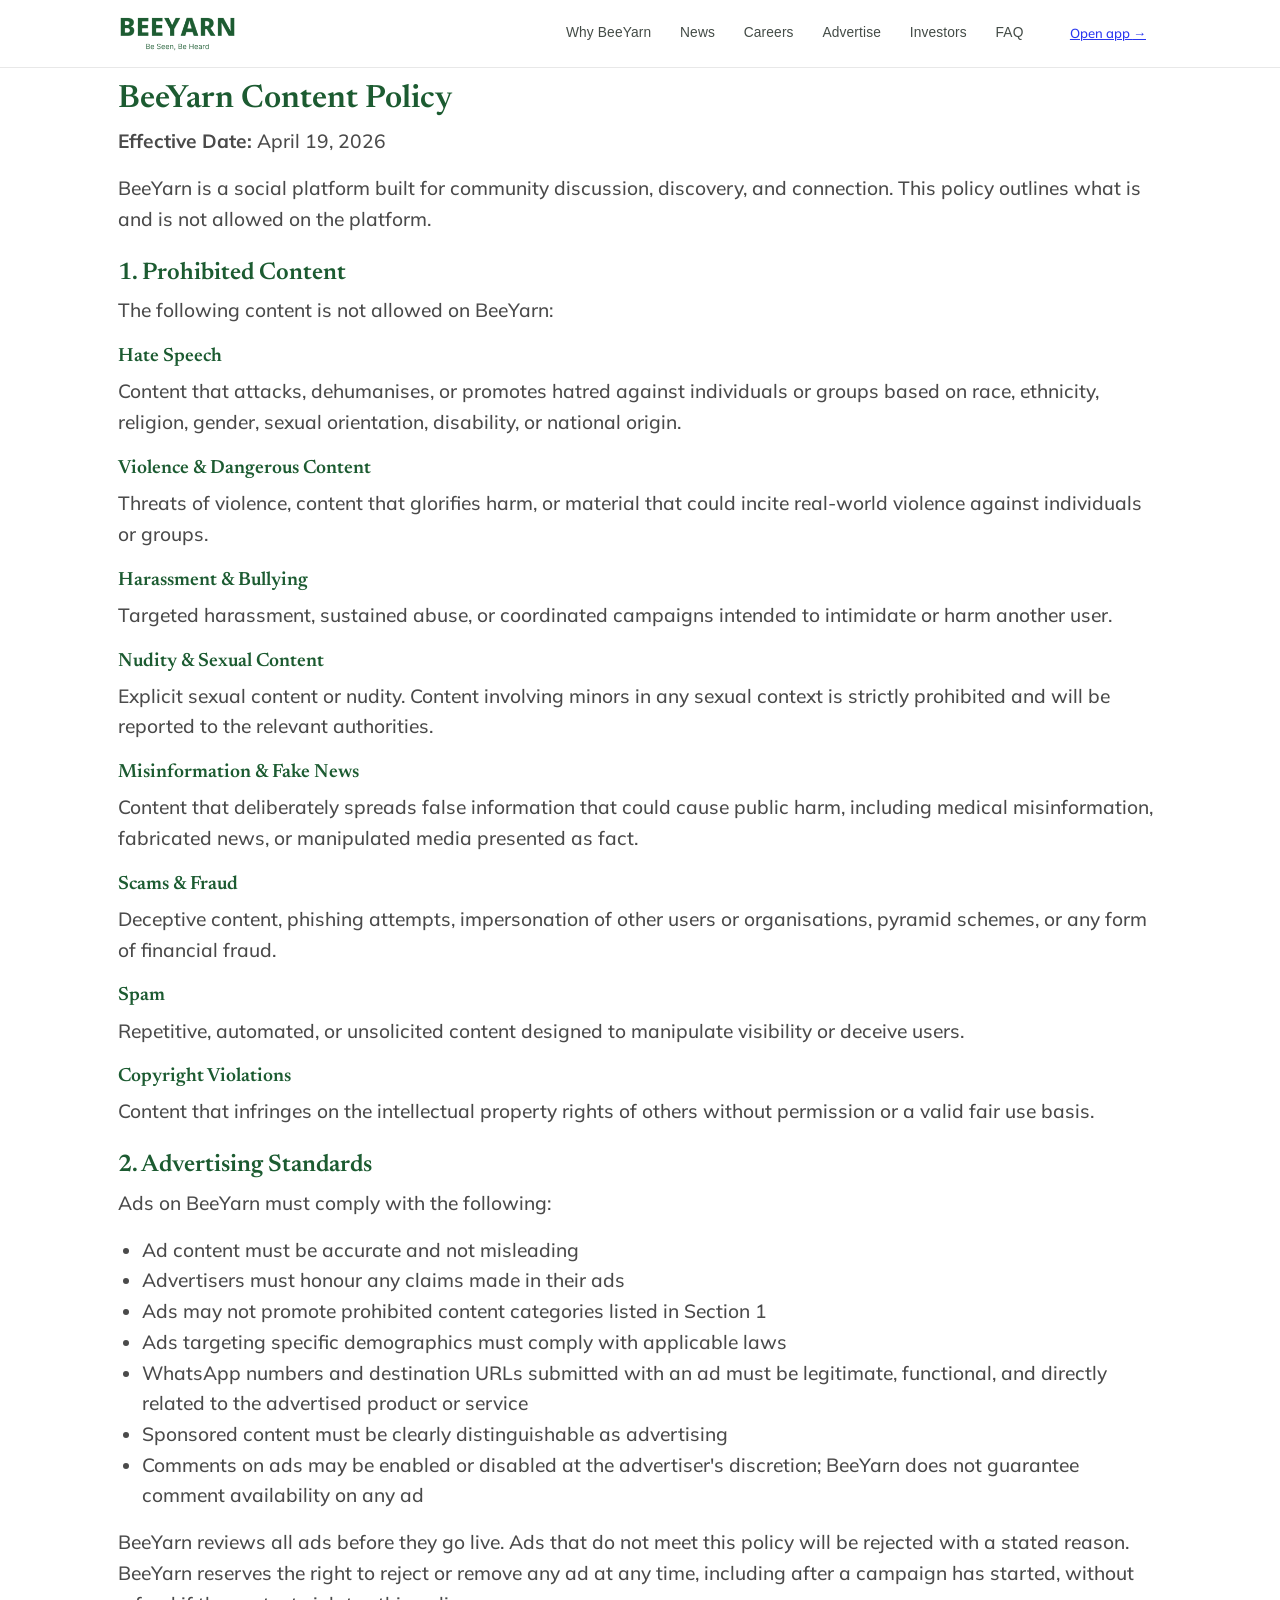
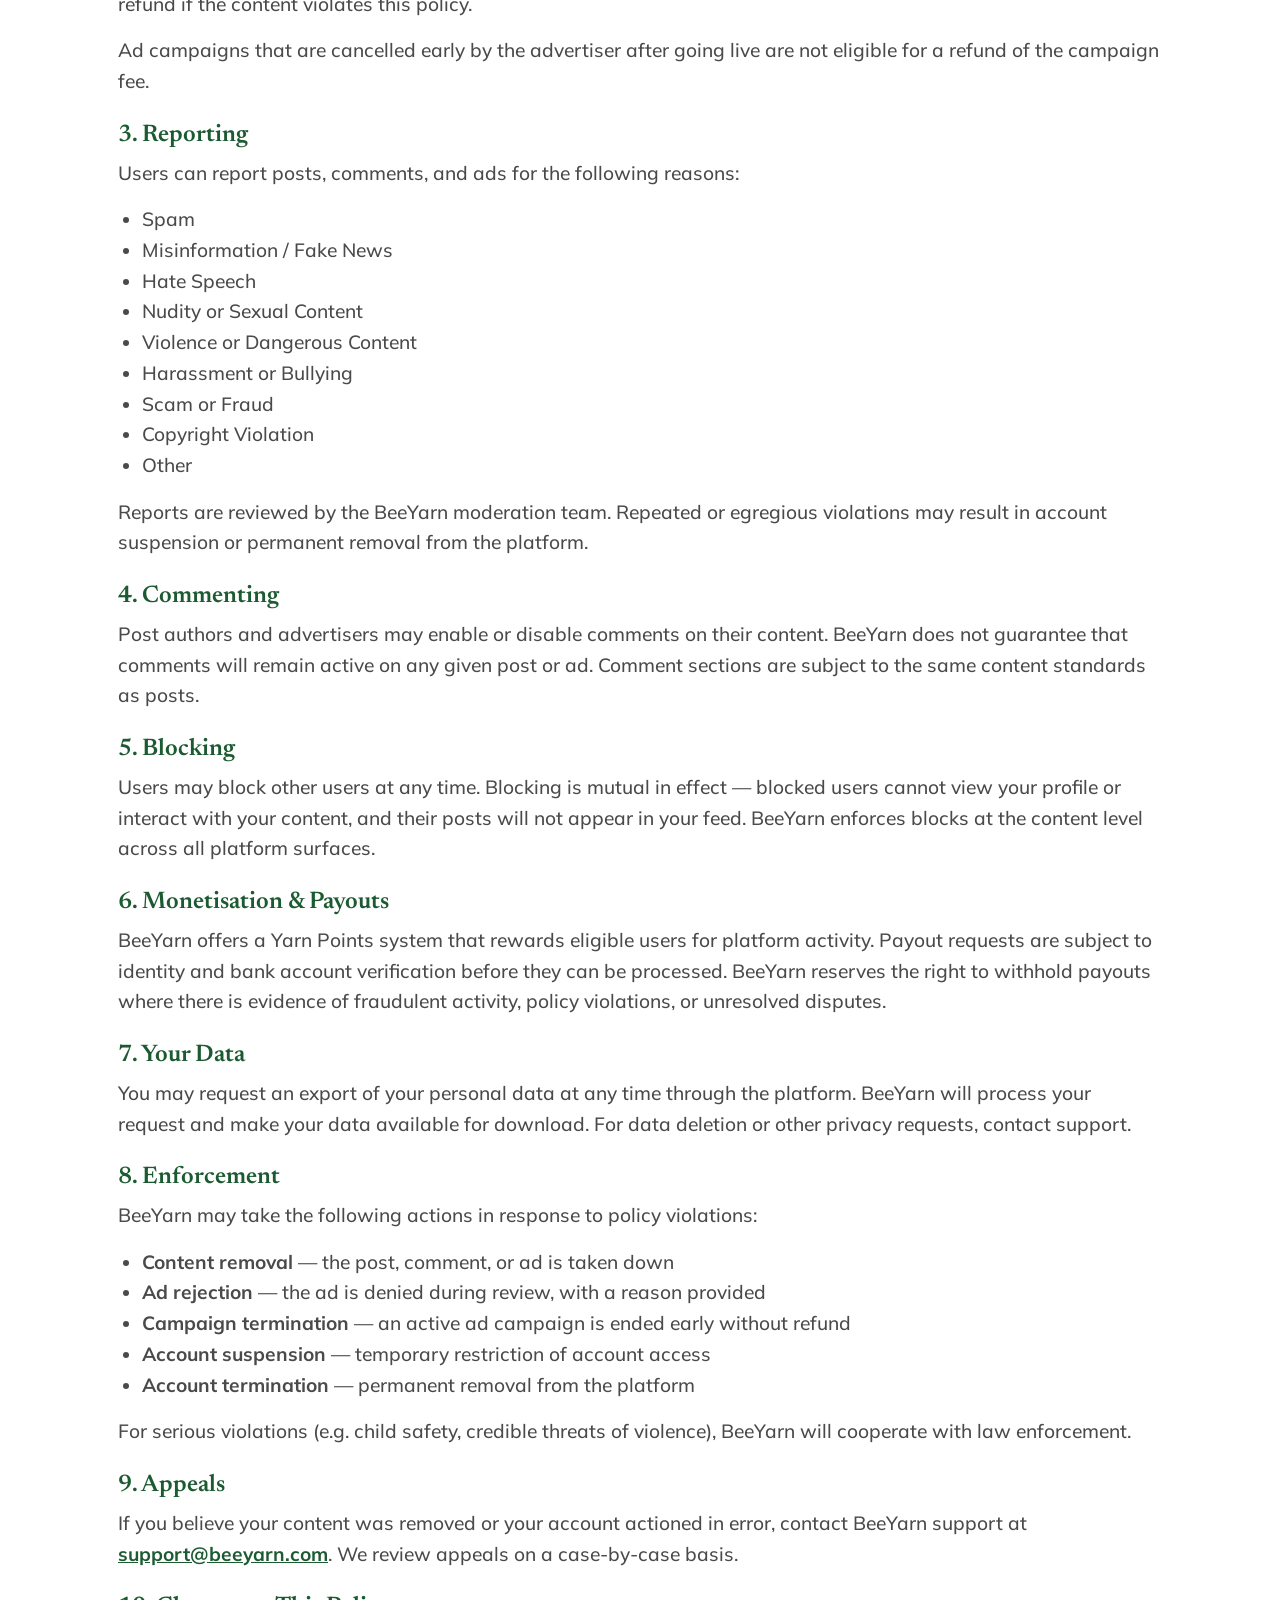
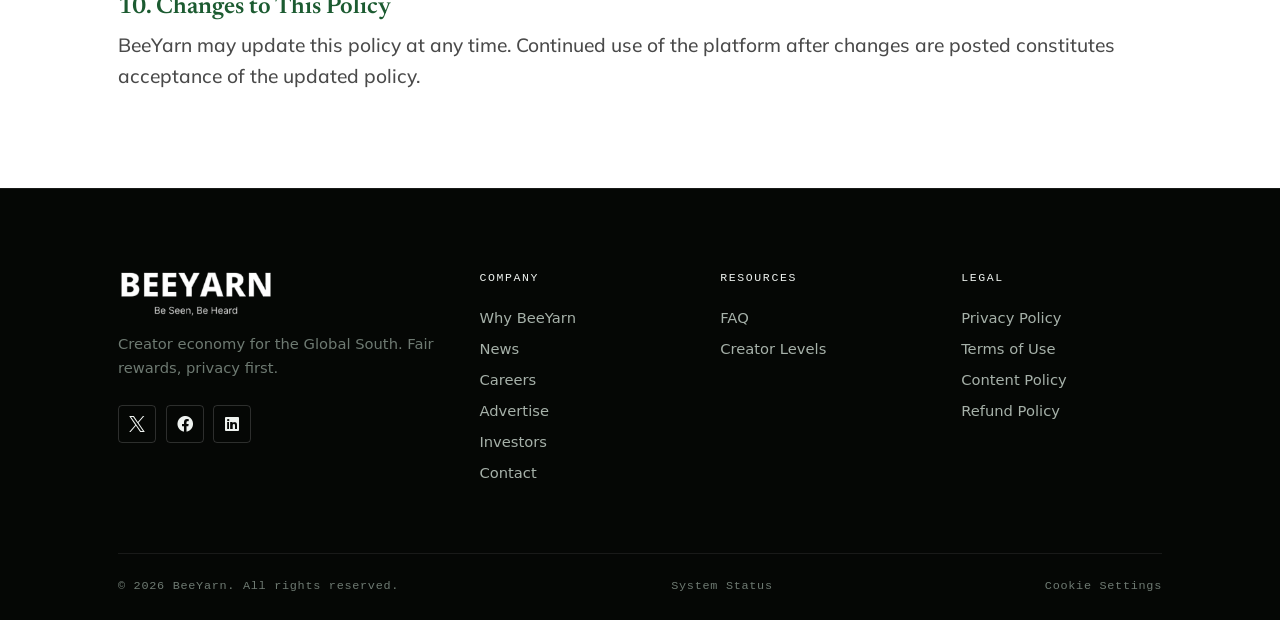
<file: contentpolicy.html>
<!DOCTYPE html>
<html lang="en">

<head>
    <script src="https://web.cmp.usercentrics.eu/modules/autoblocker.js"></script>
    <script id="usercentrics-cmp" src="https://web.cmp.usercentrics.eu/ui/loader.js" data-settings-id="roz7umFKXvgacw"
        async></script>
    <!-- Google tag (gtag.js) -->
    <script async src="https://www.googletagmanager.com/gtag/js?id=AW-17631423975"></script>
    <script>
        window.dataLayer = window.dataLayer || [];
        function gtag() { dataLayer.push(arguments); }
        gtag('js', new Date());

        gtag('config', 'AW-17631423975');
    </script>

    <meta charset="utf-8" />
    <meta name="viewport" content="width=device-width, initial-scale=1, shrink-to-fit=no" />
    <meta name="description" content="BeeYarn Content Policy - Guidelines for community discussion, prohibited content, advertising standards, and platform enforcement." />
    <meta name="author" content="BeeYarn" />
    <!-- Open Graph -->
    <meta property="og:title" content="BeeYarn Content Policy" />
    <meta property="og:description" content="Guidelines for community discussion, prohibited content, advertising standards, and platform enforcement on BeeYarn." />
    <meta property="og:image" content="https://beeyarn.com/assets/img/homepage.jpg" />
    <meta property="og:url" content="https://beeyarn.com/contentpolicy" />
    <meta property="og:type" content="website" />
    <meta name="twitter:card" content="summary_large_image" />
    <meta name="twitter:title" content="BeeYarn Content Policy" />
    <meta name="twitter:description" content="Guidelines for community discussion, prohibited content, advertising standards, and platform enforcement on BeeYarn." />
    <meta name="twitter:image" content="https://beeyarn.com/assets/img/homepage.jpg" />
    <title>BeeYarn - Content Policy</title>
    <link rel="icon" type="image/jpeg" href="assets/favicon.jpg" />
    <link rel="apple-touch-icon" href="assets/favicon.jpg" />
    <meta name="theme-color" content="#1C5B31" />
    <!-- Bootstrap icons-->
    <link href="https://cdn.jsdelivr.net/npm/bootstrap-icons@1.5.0/font/bootstrap-icons.css" rel="stylesheet" />
    <!-- Google fonts-->
    <link rel="preconnect" href="https://fonts.gstatic.com" />
    <link href="https://fonts.googleapis.com/css2?family=Newsreader:ital,wght@0,600;1,600&amp;display=swap"
        rel="stylesheet" />
    <link
        href="https://fonts.googleapis.com/css2?family=Mulish:ital,wght@0,300;0,500;0,600;0,700;1,300;1,500;1,600;1,700&amp;display=swap"
        rel="stylesheet" />
    <link href="https://fonts.googleapis.com/css2?family=Kanit:ital,wght@0,400;1,400&amp;display=swap"
        rel="stylesheet" />
    <!-- Core theme CSS (includes Bootstrap)-->
    <link href="css/styles.css" rel="stylesheet" />
    <!-- Font Awesome -->
    <link rel="stylesheet" href="https://cdnjs.cloudflare.com/ajax/libs/font-awesome/6.0.0/css/all.min.css">
    <style>
        body {
            color: #1C5B31;
        }

        .navbar-light .navbar-brand {
            color: #1C5B31;
        }

        .navbar-light .navbar-nav .nav-link {
            color: #1C5B31;
        }

        .btn-primary {
            background-color: #1C5B31;
            border-color: #1C5B31;
        }

        .btn-primary:hover {
            background-color: #145022;
            border-color: #145022;
        }

        .icon-feature {
            color: #1C5B31;
        }

        .form-control,
        .form-floating label {
            color: #1C5B31;
            border-color: #1C5B31;
        }

        .form-control:focus {
            border-color: #1C5B31;
            box-shadow: 0 0 0 0.2rem rgba(28, 91, 49, 0.25);
        }

        .form-floating .form-control:focus~label {
            color: #1C5B31;
        }

        /* Flexbox layout */
        #features .row {
            display: flex;
            align-items: center;
        }

        #content-policy {
            flex: 1;
            margin-right: 30px;
        }

        @media (max-width: 768px) {
            #features .row {
                flex-direction: column;
            }

            #content-policy {
                margin-right: 0;
                margin-top: 20px;
            }
        }

        /* Content Policy Section Styling */
        #content-policy h2 {
            font-size: 2rem;
            color: #1C5B31;
        }

        #content-policy h3 {
            font-size: 1.5rem;
            color: #1C5B31;
            margin-top: 1.5rem;
        }

        #content-policy h4 {
            font-size: 1.2rem;
            color: #1C5B31;
            margin-top: 1.2rem;
            margin-bottom: 0.5rem;
        }

        #content-policy p,
        #content-policy li {
            font-size: 1.2rem;
            color: #4A4A4A;
            line-height: 1.6;
        }

        #content-policy a {
            font-weight: bold;
            color: #1C5B31;
        }

        #content-policy ul,
        #content-policy ol {
            padding-left: 1.5rem;
        }
    </style>
</head>

<body id="page-top">
    <div id="shared-header"></div>

    <section id="features">
        <div class="container px-5">
            <div class="row gx-5">
                <div id="content-policy" style="margin-right: 0; width: 100%;">
                    <h2>BeeYarn Content Policy</h2>
                    <p><strong>Effective Date:</strong> April 19, 2026</p>

                    <p>
                        BeeYarn is a social platform built for community discussion, discovery, and connection.
                        This policy outlines what is and is not allowed on the platform.
                    </p>

                    <h3>1. Prohibited Content</h3>
                    <p>The following content is not allowed on BeeYarn:</p>

                    <h4>Hate Speech</h4>
                    <p>Content that attacks, dehumanises, or promotes hatred against individuals or groups based on race, ethnicity, religion, gender, sexual orientation, disability, or national origin.</p>

                    <h4>Violence &amp; Dangerous Content</h4>
                    <p>Threats of violence, content that glorifies harm, or material that could incite real-world violence against individuals or groups.</p>

                    <h4>Harassment &amp; Bullying</h4>
                    <p>Targeted harassment, sustained abuse, or coordinated campaigns intended to intimidate or harm another user.</p>

                    <h4>Nudity &amp; Sexual Content</h4>
                    <p>Explicit sexual content or nudity. Content involving minors in any sexual context is strictly prohibited and will be reported to the relevant authorities.</p>

                    <h4>Misinformation &amp; Fake News</h4>
                    <p>Content that deliberately spreads false information that could cause public harm, including medical misinformation, fabricated news, or manipulated media presented as fact.</p>

                    <h4>Scams &amp; Fraud</h4>
                    <p>Deceptive content, phishing attempts, impersonation of other users or organisations, pyramid schemes, or any form of financial fraud.</p>

                    <h4>Spam</h4>
                    <p>Repetitive, automated, or unsolicited content designed to manipulate visibility or deceive users.</p>

                    <h4>Copyright Violations</h4>
                    <p>Content that infringes on the intellectual property rights of others without permission or a valid fair use basis.</p>

                    <h3>2. Advertising Standards</h3>
                    <p>Ads on BeeYarn must comply with the following:</p>
                    <ul>
                        <li>Ad content must be accurate and not misleading</li>
                        <li>Advertisers must honour any claims made in their ads</li>
                        <li>Ads may not promote prohibited content categories listed in Section 1</li>
                        <li>Ads targeting specific demographics must comply with applicable laws</li>
                        <li>WhatsApp numbers and destination URLs submitted with an ad must be legitimate, functional, and directly related to the advertised product or service</li>
                        <li>Sponsored content must be clearly distinguishable as advertising</li>
                        <li>Comments on ads may be enabled or disabled at the advertiser's discretion; BeeYarn does not guarantee comment availability on any ad</li>
                    </ul>
                    <p>BeeYarn reviews all ads before they go live. Ads that do not meet this policy will be rejected with a stated reason. BeeYarn reserves the right to reject or remove any ad at any time, including after a campaign has started, without refund if the content violates this policy.</p>
                    <p>Ad campaigns that are cancelled early by the advertiser after going live are not eligible for a refund of the campaign fee.</p>

                    <h3>3. Reporting</h3>
                    <p>Users can report posts, comments, and ads for the following reasons:</p>
                    <ul>
                        <li>Spam</li>
                        <li>Misinformation / Fake News</li>
                        <li>Hate Speech</li>
                        <li>Nudity or Sexual Content</li>
                        <li>Violence or Dangerous Content</li>
                        <li>Harassment or Bullying</li>
                        <li>Scam or Fraud</li>
                        <li>Copyright Violation</li>
                        <li>Other</li>
                    </ul>
                    <p>Reports are reviewed by the BeeYarn moderation team. Repeated or egregious violations may result in account suspension or permanent removal from the platform.</p>

                    <h3>4. Commenting</h3>
                    <p>Post authors and advertisers may enable or disable comments on their content. BeeYarn does not guarantee that comments will remain active on any given post or ad. Comment sections are subject to the same content standards as posts.</p>

                    <h3>5. Blocking</h3>
                    <p>Users may block other users at any time. Blocking is mutual in effect — blocked users cannot view your profile or interact with your content, and their posts will not appear in your feed. BeeYarn enforces blocks at the content level across all platform surfaces.</p>

                    <h3>6. Monetisation &amp; Payouts</h3>
                    <p>BeeYarn offers a Yarn Points system that rewards eligible users for platform activity. Payout requests are subject to identity and bank account verification before they can be processed. BeeYarn reserves the right to withhold payouts where there is evidence of fraudulent activity, policy violations, or unresolved disputes.</p>

                    <h3>7. Your Data</h3>
                    <p>You may request an export of your personal data at any time through the platform. BeeYarn will process your request and make your data available for download. For data deletion or other privacy requests, contact support.</p>

                    <h3>8. Enforcement</h3>
                    <p>BeeYarn may take the following actions in response to policy violations:</p>
                    <ul>
                        <li><strong>Content removal</strong> — the post, comment, or ad is taken down</li>
                        <li><strong>Ad rejection</strong> — the ad is denied during review, with a reason provided</li>
                        <li><strong>Campaign termination</strong> — an active ad campaign is ended early without refund</li>
                        <li><strong>Account suspension</strong> — temporary restriction of account access</li>
                        <li><strong>Account termination</strong> — permanent removal from the platform</li>
                    </ul>
                    <p>For serious violations (e.g. child safety, credible threats of violence), BeeYarn will cooperate with law enforcement.</p>

                    <h3>9. Appeals</h3>
                    <p>If you believe your content was removed or your account actioned in error, contact BeeYarn support at <a href="mailto:support@beeyarn.com">support@beeyarn.com</a>. We review appeals on a case-by-case basis.</p>

                    <h3>10. Changes to This Policy</h3>
                    <p>BeeYarn may update this policy at any time. Continued use of the platform after changes are posted constitutes acceptance of the updated policy.</p>
                </div>
            </div>
        </div>
    </section>

    <div id="shared-footer"></div>
    <script src="js/shared-shell.js"></script>
</body>

</html>
</file>
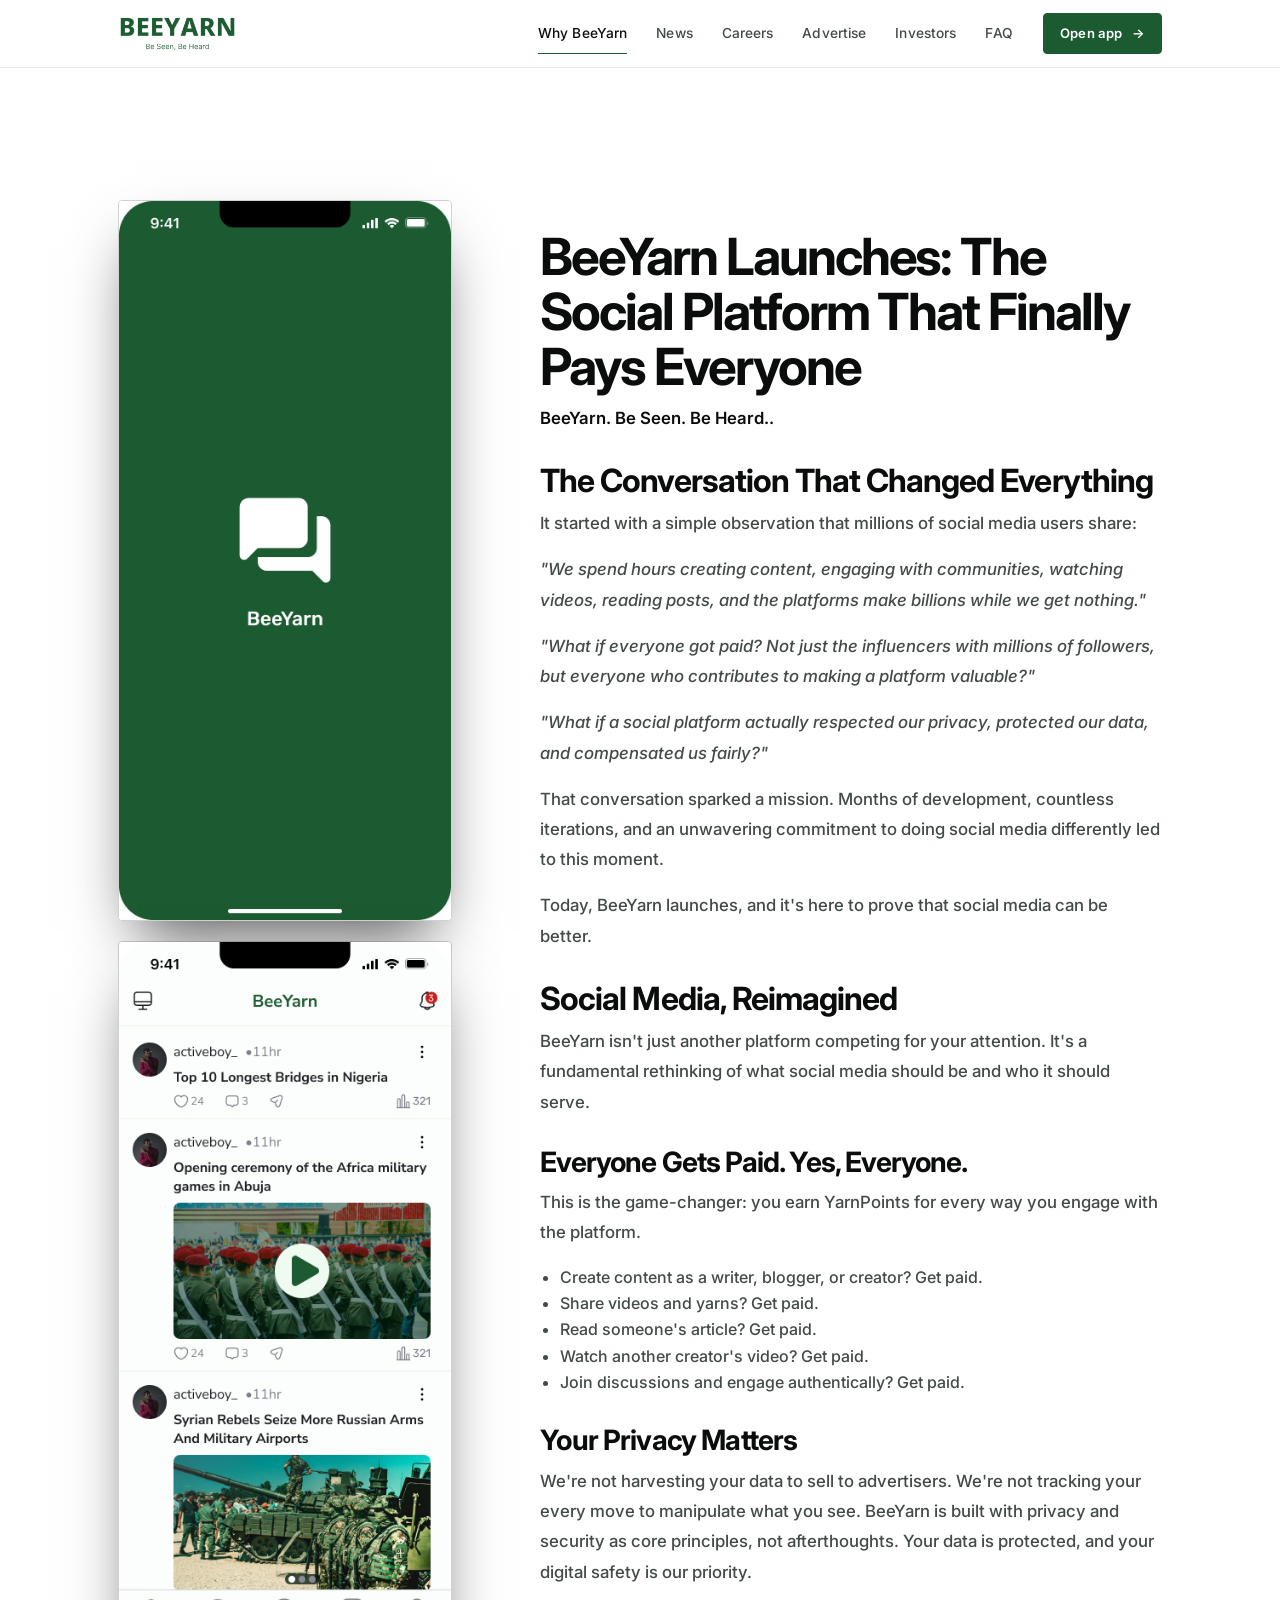
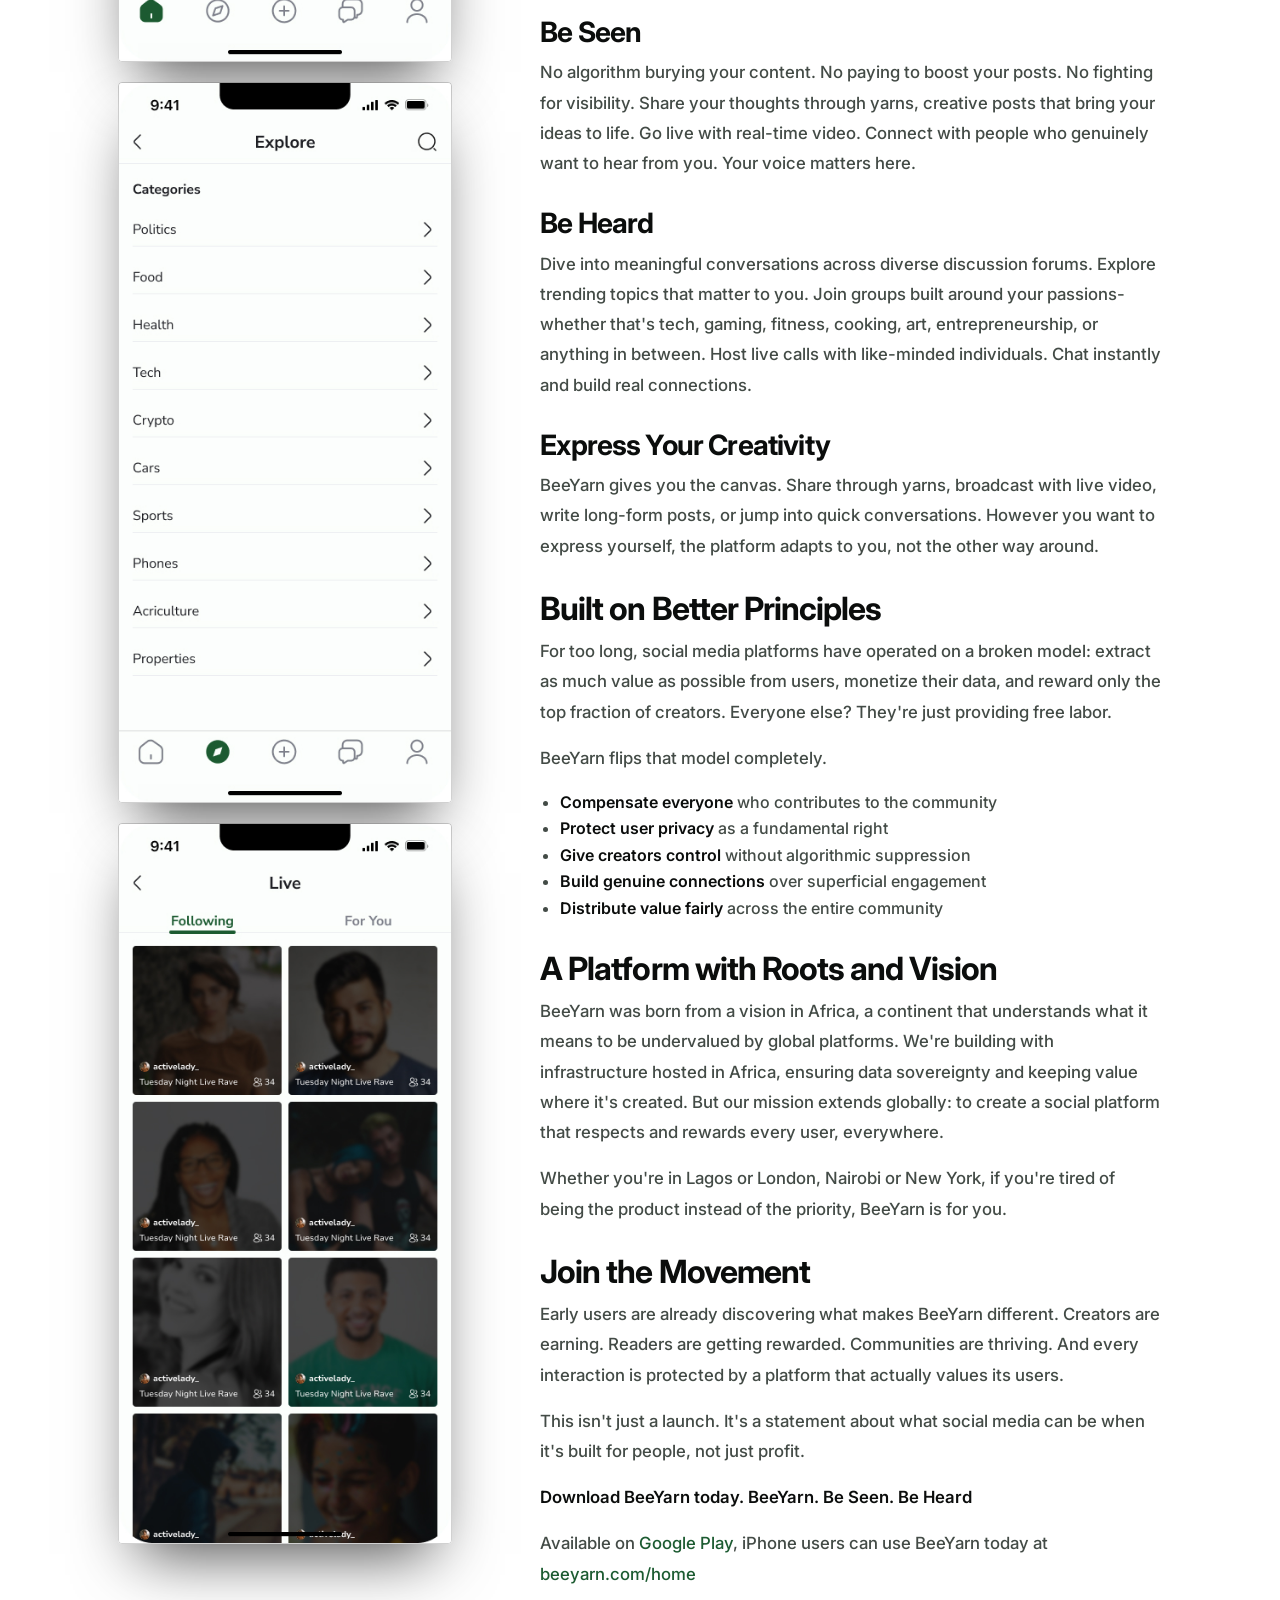
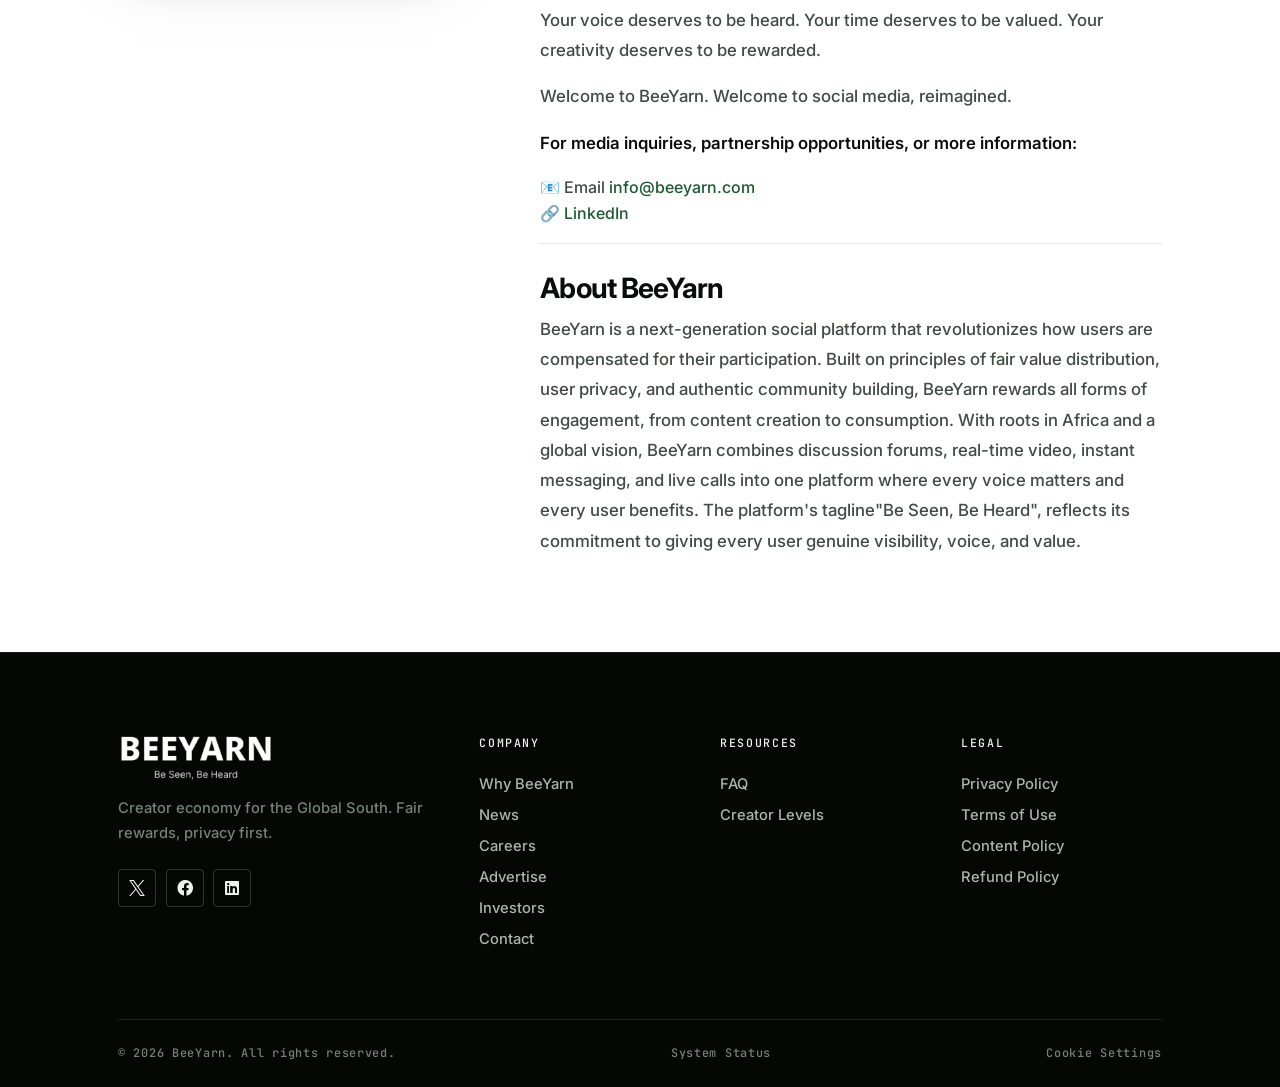
<file: whybeeyarn.html>
<!DOCTYPE html>
<html lang="en">
<head>
    <script id="Cookiebot" src="https://consent.cookiebot.com/uc.js" data-cbid="e70f1af9-755b-42c1-b0a8-aead9291379b" data-blockingmode="auto" type="text/javascript"></script>
    <!-- Google tag (gtag.js) -->
<script async src="https://www.googletagmanager.com/gtag/js?id=AW-17631423975"></script>
<script>
  window.dataLayer = window.dataLayer || [];
  function gtag(){dataLayer.push(arguments);}
  gtag('js', new Date());

  gtag('config', 'AW-17631423975');
</script>
  <meta charset="utf-8" />
  <meta name="viewport" content="width=device-width, initial-scale=1, shrink-to-fit=no" />
  <meta name="description" content="Why BeeYarn - The social platform that pays everyone. Be Seen. Be Heard." />
  <meta name="author" content="BeeYarn" />
  <!-- Open Graph -->
  <meta property="og:title" content="BeeYarn Launches: The Social Platform That Finally Pays Everyone" />
  <meta property="og:description" content="BeeYarn rewards everyone who contributes, creators, readers, and community members alike. Be Seen. Be Heard." />
  <meta property="og:image" content="https://beeyarn.com/assets/img/homepage.jpg" />
  <meta property="og:url" content="https://beeyarn.com/whybeeyarn" />
  <meta property="og:type" content="article" />
  <meta name="twitter:card" content="summary_large_image" />
  <meta name="twitter:title" content="BeeYarn Launches: The Social Platform That Finally Pays Everyone" />
  <meta name="twitter:description" content="BeeYarn rewards everyone who contributes, creators, readers, and community members alike. Be Seen. Be Heard." />
  <meta name="twitter:image" content="https://beeyarn.com/assets/img/homepage.jpg" />
  <title>BeeYarn - Join the conversation with BeeYarn!</title>
  <link rel="icon" type="image/png" sizes="32x32" href="assets/favicon-32.png?v=2" />
  <link rel="apple-touch-icon" href="assets/apple-touch-icon.png?v=2" />
  <meta name="theme-color" content="#070a08" />
  <!-- Bootstrap icons-->
  <link href="https://cdn.jsdelivr.net/npm/bootstrap-icons@1.5.0/font/bootstrap-icons.css" rel="stylesheet" />
  <!-- Google fonts-->
  <link href="https://fonts.googleapis.com/css2?family=Newsreader:ital,wght@0,600;1,600&amp;display=swap" rel="stylesheet" />
  <link href="https://fonts.googleapis.com/css2?family=Mulish:ital,wght@0,300;0,500;0,600;0,700;1,300;1,500;1,600;1,700&amp;display=swap" rel="stylesheet" />
  <link href="https://fonts.googleapis.com/css2?family=Kanit:ital,wght@0,400;1,400&amp;display=swap" rel="stylesheet" />
  <!-- Core theme CSS (includes Bootstrap)-->
  <link href="css/styles.css" rel="stylesheet" />
  <!-- Font Awesome -->
  <link rel="stylesheet" href="https://cdnjs.cloudflare.com/ajax/libs/font-awesome/6.0.0/css/all.min.css">

  <style>
    body {
      color: #1C5B31;
    }
    .navbar-light .navbar-brand,
    .navbar-light .navbar-nav .nav-link {
      color: #1C5B31;
    }
    .btn-primary {
      background-color: #1C5B31;
      border-color: #1C5B31;
    }
    .btn-primary:hover {
      background-color: #145022;
      border-color: #145022;
    }

    /* Layout */
    #features .row {
      display: flex;
      align-items: flex-start;
      flex-wrap: wrap;
    }
    .features-device-mockup {
      flex: 0 0 35%;
      display: flex;
      flex-direction: column;
      justify-content: flex-start;
      gap: 20px;
      margin-bottom: 30px;
    }
    .features-device-mockup img {
      width: 100%;
      max-width: 350px;
      border-radius: 1rem;
      box-shadow: 0 5px 15px rgba(0,0,0,0.15);
      object-fit: cover;
    }
    #open-roles {
      flex: 1;
      margin-left: 40px;
    }

    @media (max-width: 992px) {
      #features .row {
        flex-direction: column;
        align-items: center;
      }
      .features-device-mockup {
        flex: none;
        max-width: 400px;
        margin-bottom: 30px;
      }
      #open-roles {
        margin-left: 0;
      }
    }

    /* ✅ HIDE IMAGES ON MOBILE */
    @media (max-width: 768px) {
      .features-device-mockup {
        display: none;
      }
    }

    /* Typography */
    #open-roles h1, #open-roles h2, #open-roles h3 {
      color: #1C5B31;
      margin-top: 1.8rem;
      font-family: 'Newsreader', serif;
    }
    #open-roles p {
      font-size: 1.1rem;
      color: #333;
      line-height: 1.7;
    }
    #open-roles ul {
      padding-left: 20px;
      color: #333;
    }

    footer {
      background-color: #1C5B31;
      color: white;
    }
    a {
      color: #1C5B31;
      text-decoration: none;
    }
    a:hover {
      text-decoration: underline;
    }
  </style>
    <!-- BeeYarn brand layer (must stay last) -->
    <link rel="preconnect" href="https://fonts.googleapis.com" /><link rel="preconnect" href="https://fonts.gstatic.com" crossorigin /><link href="https://fonts.googleapis.com/css2?family=Inter:wght@400;500;600;700&family=JetBrains+Mono:wght@400;500&display=swap" rel="stylesheet" />
    <link href="css/brand.css?v=20260920n" rel="stylesheet" />
</head>

<body id="page-top">
  <div id="shared-header"></div>

  <!-- Main Section -->
  <section id="features">
    <div class="container px-5" style="padding-top: 120px;">
      <div class="row gx-5">
        <!-- Image column with 5 images -->
        <div class="features-device-mockup">
          <img src="img/beeyarnlong.jpg" alt="BeeYarn preview 1" loading="lazy">
          <img src="img/beeyarnlong1.jpg" alt="BeeYarn preview 2" loading="lazy">
          <img src="img/beeyarnlong2.jpg" alt="BeeYarn preview 3" loading="lazy">
          <img src="img/beeyarnlong3.jpg" alt="BeeYarn preview 4" loading="lazy">
        </div>

        <!-- Article -->
        <div id="open-roles">
          <h1>BeeYarn Launches: The Social Platform That Finally Pays Everyone</h1>
          <p><strong>BeeYarn. Be Seen. Be Heard..</strong></p>

          <h2>The Conversation That Changed Everything</h2>
          <p>It started with a simple observation that millions of social media users share:</p>
          <p><em>"We spend hours creating content, engaging with communities, watching videos, reading posts, and the platforms make billions while we get nothing."</em></p>
          <p><em>"What if everyone got paid? Not just the influencers with millions of followers, but everyone who contributes to making a platform valuable?"</em></p>
          <p><em>"What if a social platform actually respected our privacy, protected our data, and compensated us fairly?"</em></p>

          <p>That conversation sparked a mission. Months of development, countless iterations, and an unwavering commitment to doing social media differently led to this moment.</p>
          <p>Today, BeeYarn launches, and it's here to prove that social media can be better.</p>

          <h2>Social Media, Reimagined</h2>
          <p>BeeYarn isn't just another platform competing for your attention. It's a fundamental rethinking of what social media should be and who it should serve.</p>

          <h3>Everyone Gets Paid. Yes, Everyone.</h3>
          <p>This is the game-changer: you earn YarnPoints for every way you engage with the platform.</p>
          <ul>
            <li>Create content as a writer, blogger, or creator? Get paid.</li>
            <li>Share videos and yarns? Get paid.</li>
            <li>Read someone's article? Get paid.</li>
            <li>Watch another creator's video? Get paid.</li>
            <li>Join discussions and engage authentically? Get paid.</li>
          </ul>

          <h3>Your Privacy Matters</h3>
          <p>We're not harvesting your data to sell to advertisers. We're not tracking your every move to manipulate what you see. BeeYarn is built with privacy and security as core principles, not afterthoughts. Your data is protected, and your digital safety is our priority.</p>

          <h3>Be Seen</h3>
          <p>No algorithm burying your content. No paying to boost your posts. No fighting for visibility. Share your thoughts through yarns, creative posts that bring your ideas to life. Go live with real-time video. Connect with people who genuinely want to hear from you. Your voice matters here.</p>

          <h3>Be Heard</h3>
          <p>Dive into meaningful conversations across diverse discussion forums. Explore trending topics that matter to you. Join groups built around your passions-whether that's tech, gaming, fitness, cooking, art, entrepreneurship, or anything in between. Host live calls with like-minded individuals. Chat instantly and build real connections.</p>

          <h3>Express Your Creativity</h3>
          <p>BeeYarn gives you the canvas. Share through yarns, broadcast with live video, write long-form posts, or jump into quick conversations. However you want to express yourself, the platform adapts to you, not the other way around.</p>

          <h2>Built on Better Principles</h2>
          <p>For too long, social media platforms have operated on a broken model: extract as much value as possible from users, monetize their data, and reward only the top fraction of creators. Everyone else? They're just providing free labor.</p>
          <p>BeeYarn flips that model completely.</p>
          <ul>
            <li><strong>Compensate everyone</strong> who contributes to the community</li>
            <li><strong>Protect user privacy</strong> as a fundamental right</li>
            <li><strong>Give creators control</strong> without algorithmic suppression</li>
            <li><strong>Build genuine connections</strong> over superficial engagement</li>
            <li><strong>Distribute value fairly</strong> across the entire community</li>
          </ul>

          <h2>A Platform with Roots and Vision</h2>
          <p>BeeYarn was born from a vision in Africa, a continent that understands what it means to be undervalued by global platforms. We're building with infrastructure hosted in Africa, ensuring data sovereignty and keeping value where it's created. But our mission extends globally: to create a social platform that respects and rewards every user, everywhere.</p>
          <p>Whether you're in Lagos or London, Nairobi or New York, if you're tired of being the product instead of the priority, BeeYarn is for you.</p>

          <h2>Join the Movement</h2>
          <p>Early users are already discovering what makes BeeYarn different. Creators are earning. Readers are getting rewarded. Communities are thriving. And every interaction is protected by a platform that actually values its users.</p>
          <p>This isn't just a launch. It's a statement about what social media can be when it's built for people, not just profit.</p>
          <p><strong>Download BeeYarn today. BeeYarn. Be Seen. Be Heard</strong></p>
          <p>Available on <a href="https://play.google.com/store/apps/details?id=com.beeyarn.beeyarn" target="_blank">Google Play</a>, iPhone users can use BeeYarn today at <a href="https://www.beeyarn.com/home">beeyarn.com/home</a></p>
          <p>Your voice deserves to be heard. Your time deserves to be valued. Your creativity deserves to be rewarded.</p>
          <p>Welcome to BeeYarn. Welcome to social media, reimagined.</p>

          <p><strong>For media inquiries, partnership opportunities, or more information:</strong></p>
          <div>📧 Email <a href="mailto:info@beeyarn.com">info@beeyarn.com</a></div>
          <div>🔗 <a href="https://www.linkedin.com/company/beeyarn" target="_blank">LinkedIn</a></div>

          <hr />

          <h3>About BeeYarn</h3>
          <p>BeeYarn is a next-generation social platform that revolutionizes how users are compensated for their participation. Built on principles of fair value distribution, user privacy, and authentic community building, BeeYarn rewards all forms of engagement, from content creation to consumption. With roots in Africa and a global vision, BeeYarn combines discussion forums, real-time video, instant messaging, and live calls into one platform where every voice matters and every user benefits. The platform's tagline"Be Seen, Be Heard", reflects its commitment to giving every user genuine visibility, voice, and value.</p>
        </div>
      </div>
    </div>
  </section>

  <div id="shared-footer"></div>

  <script src="https://cdn.jsdelivr.net/npm/bootstrap@5.2.3/dist/js/bootstrap.bundle.min.js"></script>
  <script src="js/shared-shell.js?v=20260922l"></script>
</body>
</html>
</file>
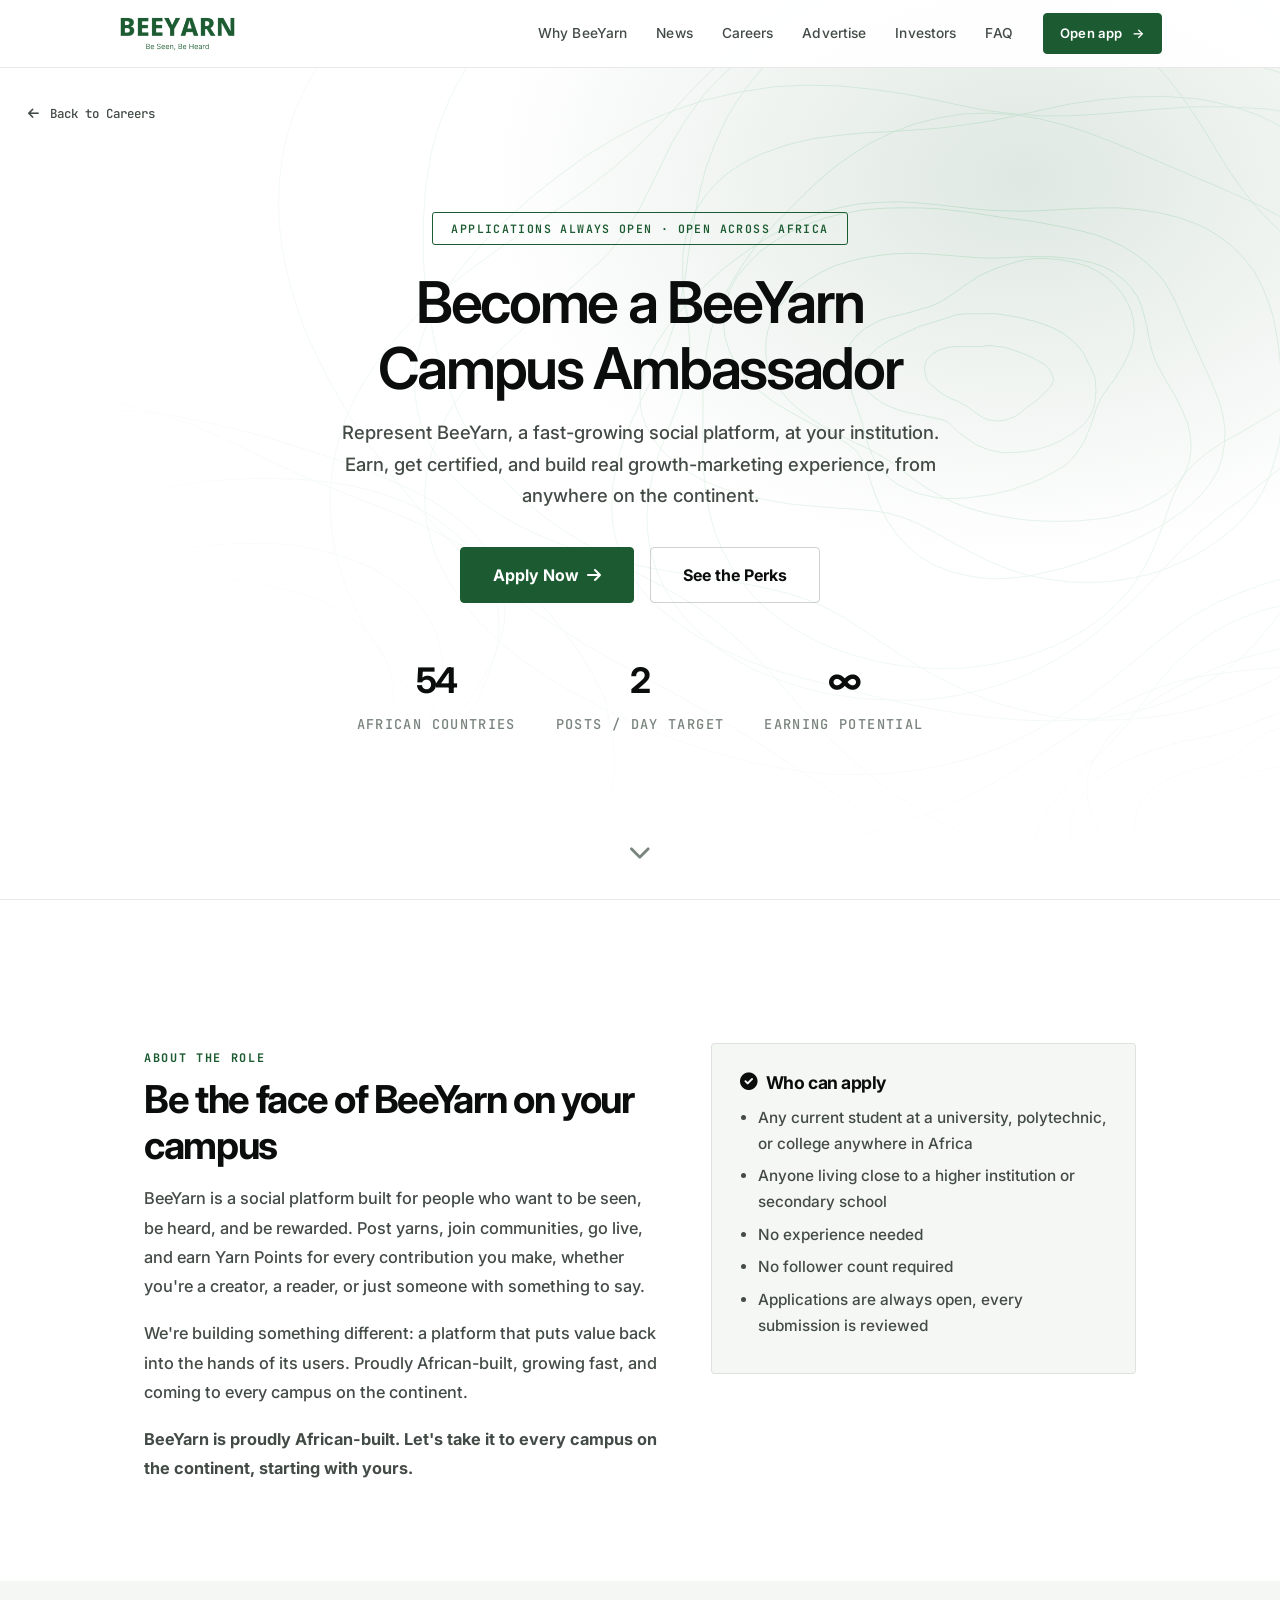
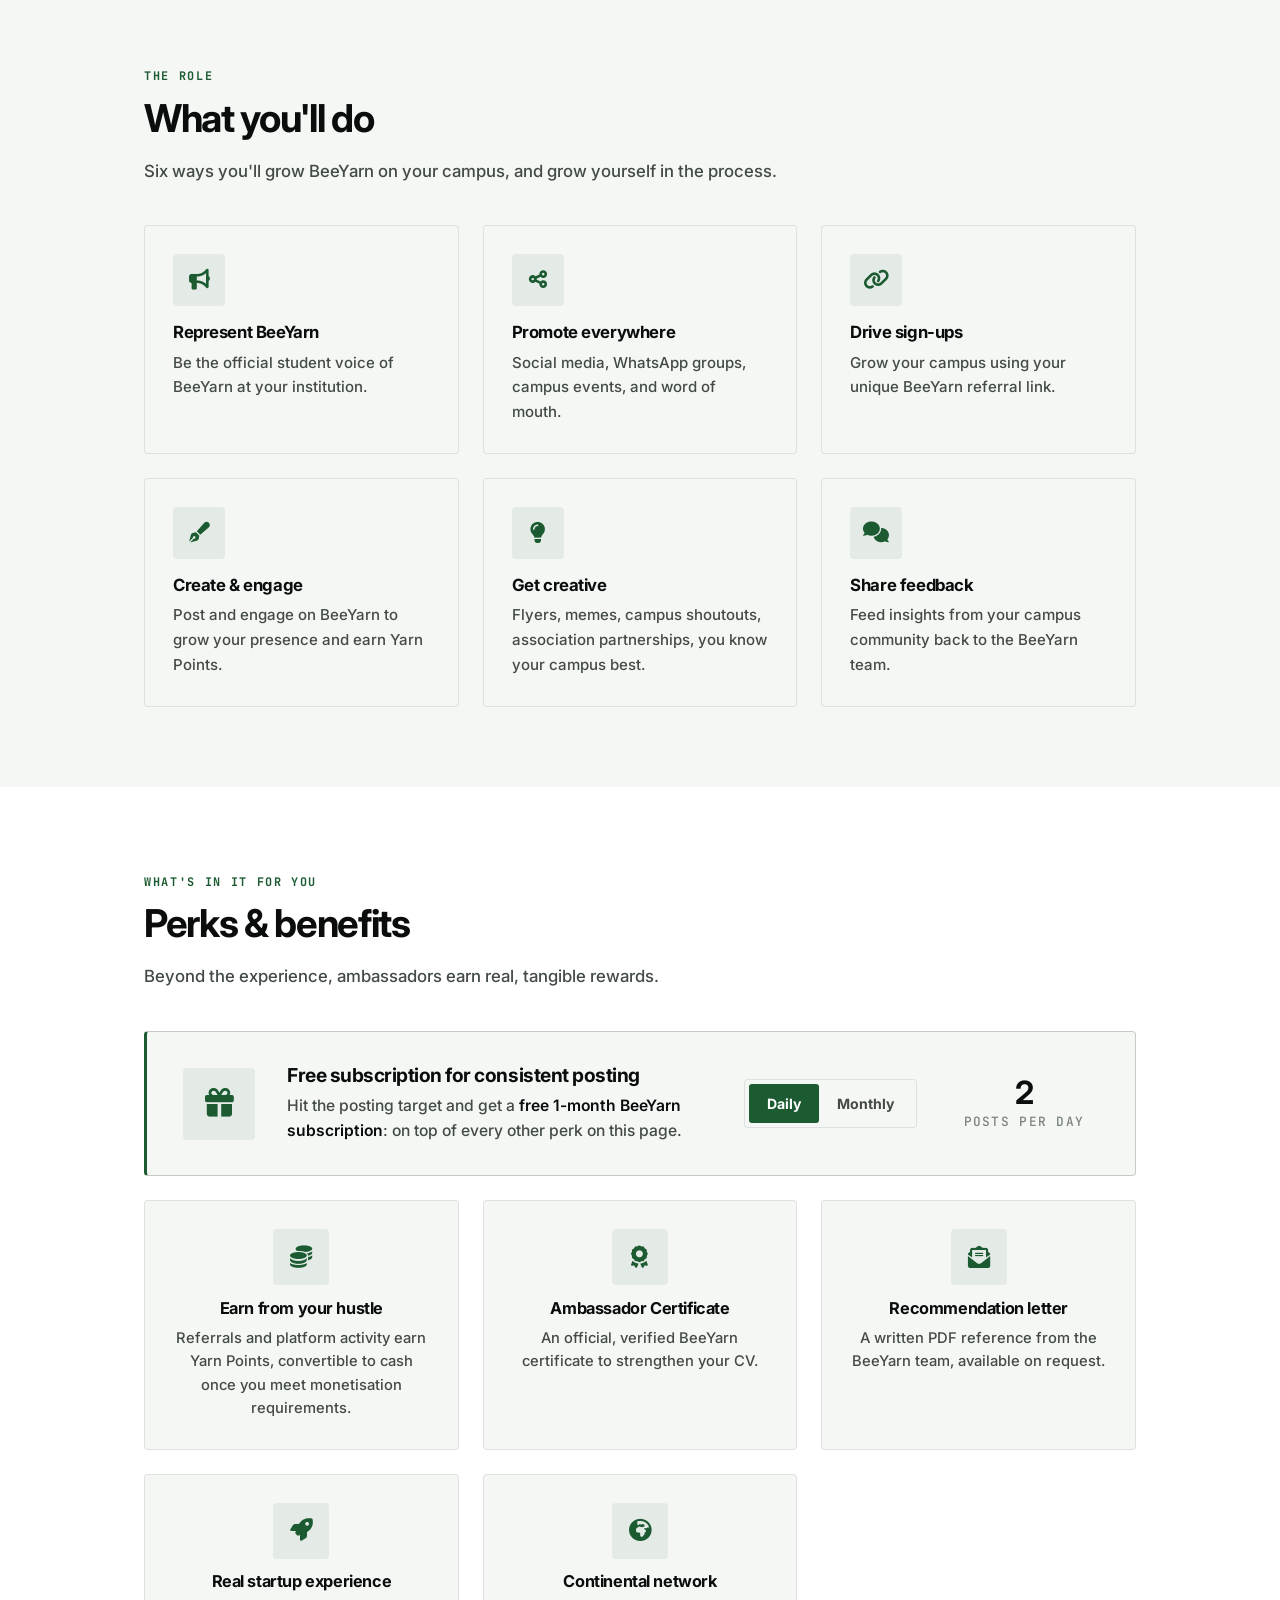
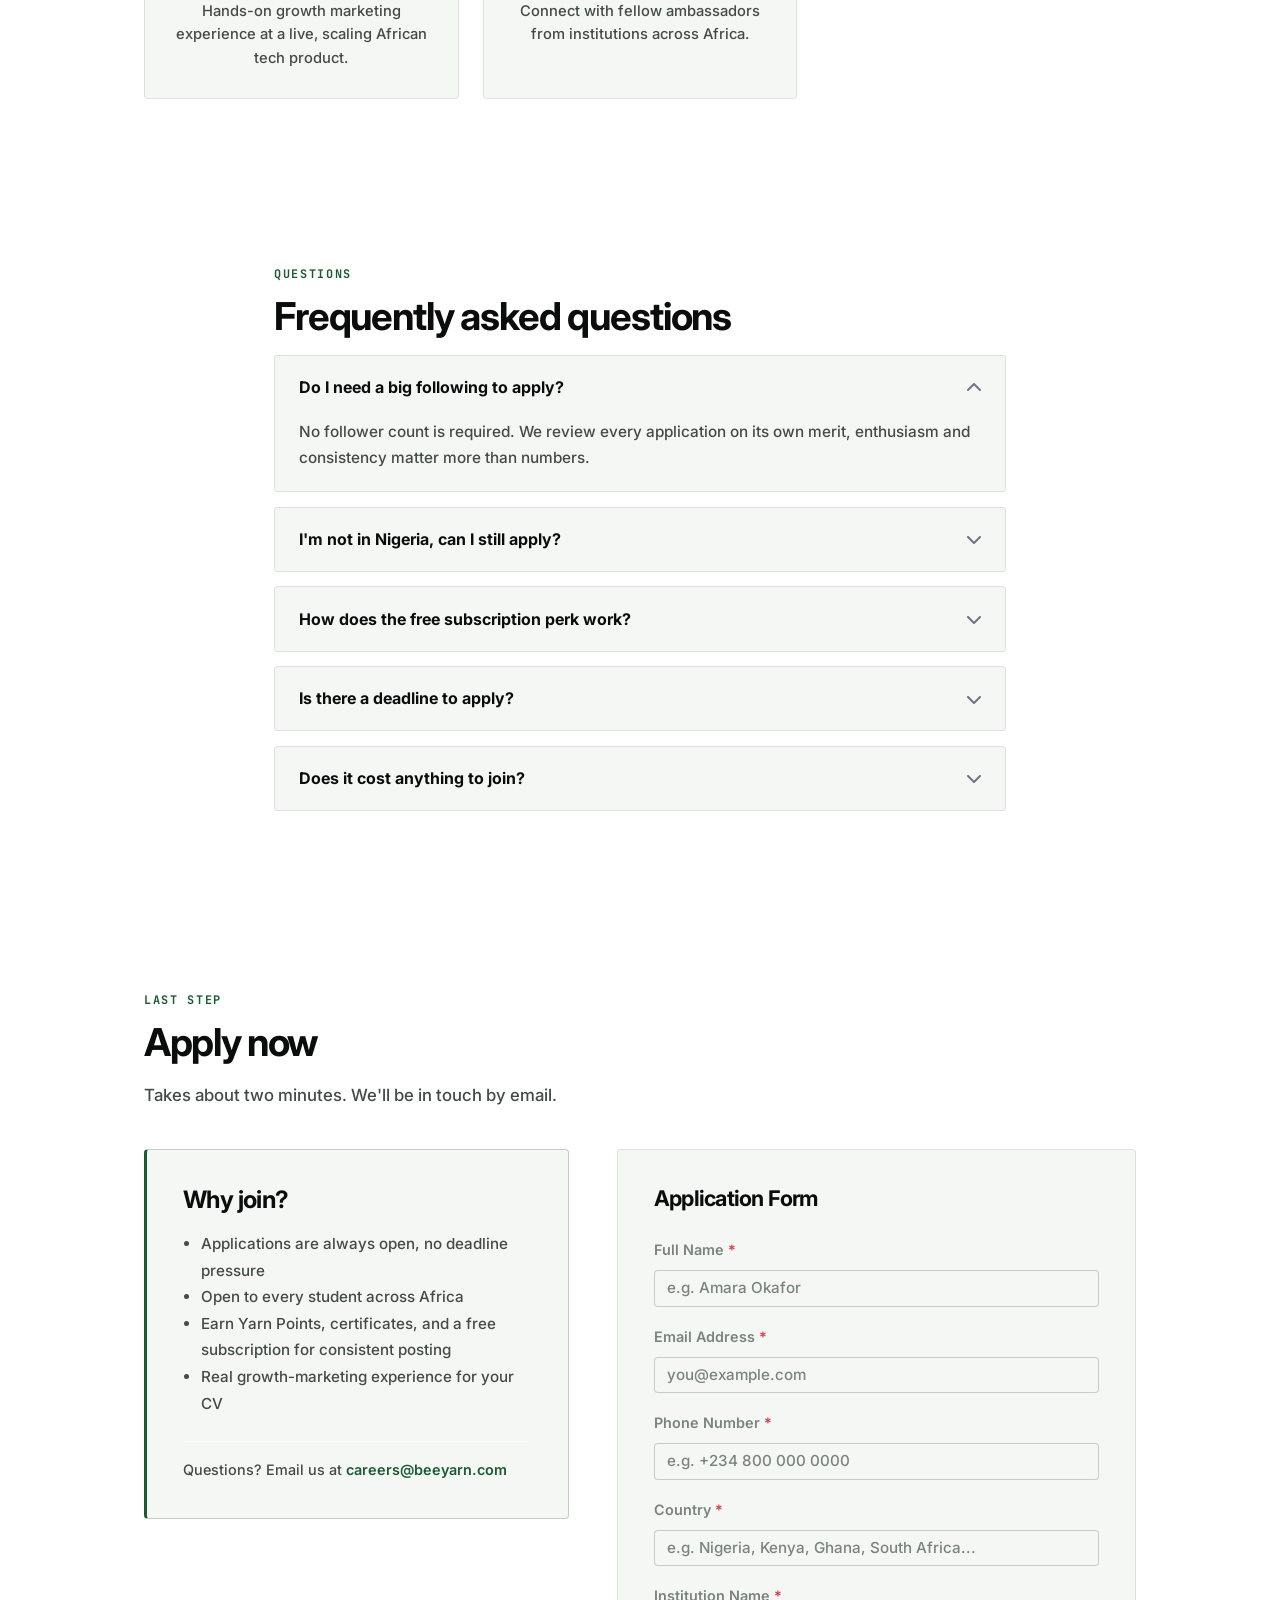
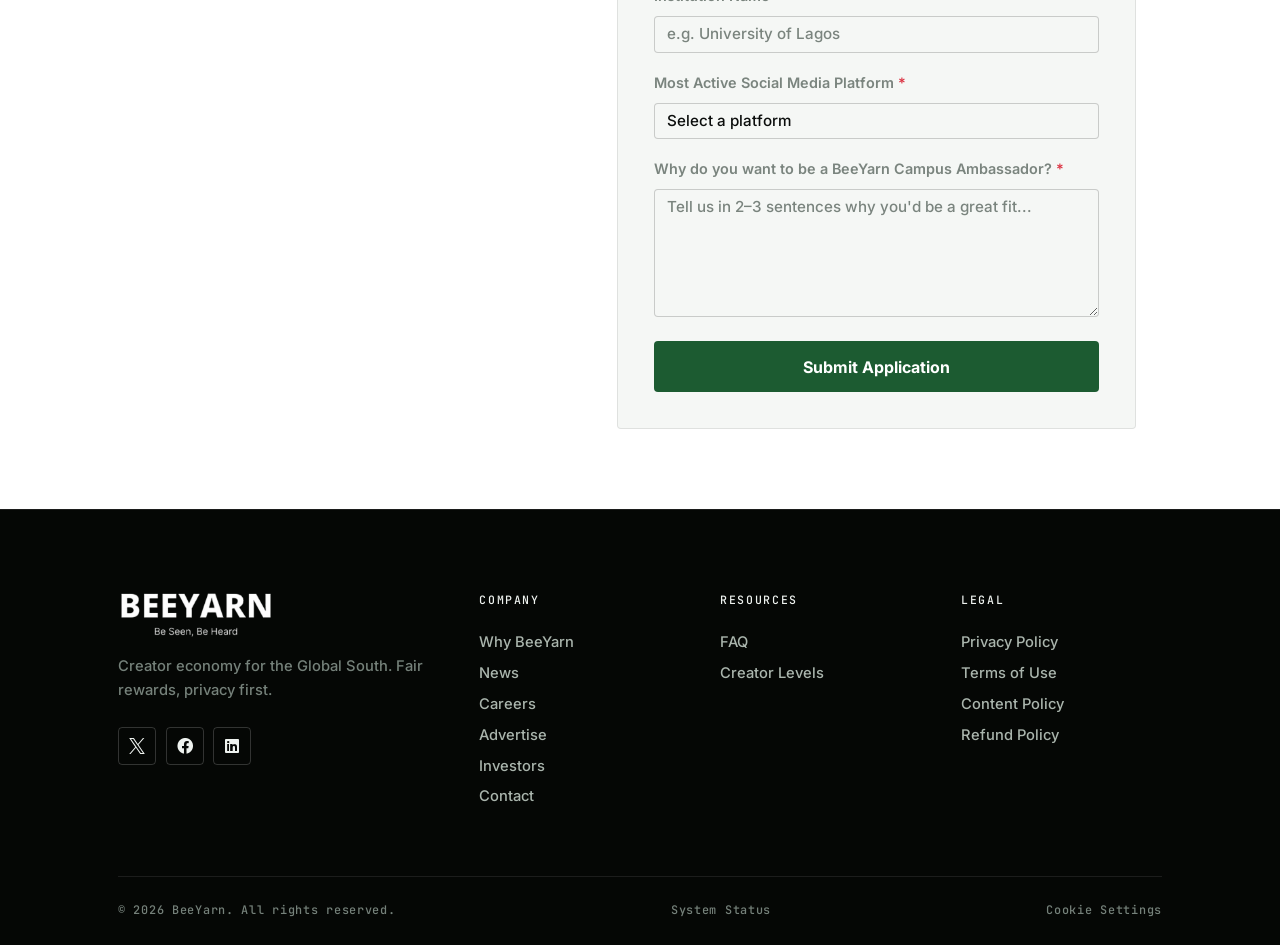
<file: career/campus-ambassador.html>
<!DOCTYPE html>
<html lang="en">
<head>
    <script id="Cookiebot" src="https://consent.cookiebot.com/uc.js" data-cbid="e70f1af9-755b-42c1-b0a8-aead9291379b" data-blockingmode="auto" type="text/javascript"></script>
    <meta charset="utf-8" />
    <meta name="viewport" content="width=device-width, initial-scale=1, shrink-to-fit=no" />
    <meta name="description" content="Apply to become a BeeYarn Campus Ambassador and represent Africa's fastest growing social platform at your institution. Applications are always open." />
    <meta name="author" content="BeeYarn" />
    <!-- Open Graph -->
    <meta property="og:title" content="Become a BeeYarn Campus Ambassador" />
    <meta property="og:description" content="Apply to become a BeeYarn Campus Ambassador and represent Africa's fastest growing social platform at your institution. Applications are always open." />
    <meta property="og:image" content="https://beeyarn.com/assets/img/homepage.jpg" />
    <meta property="og:url" content="https://beeyarn.com/career/campus-ambassador.html" />
    <meta property="og:type" content="website" />
    <meta name="twitter:card" content="summary_large_image" />
    <meta name="twitter:title" content="Become a BeeYarn Campus Ambassador" />
    <meta name="twitter:description" content="Apply to become a BeeYarn Campus Ambassador and represent Africa's fastest growing social platform at your institution. Applications are always open." />
    <meta name="twitter:image" content="https://beeyarn.com/assets/img/homepage.jpg" />
    <title>BeeYarn | Become a Campus Ambassador</title>
    <link rel="icon" type="image/png" sizes="32x32" href="../assets/favicon-32.png?v=2" />
    <link rel="apple-touch-icon" href="../assets/apple-touch-icon.png?v=2" />
    <!-- Bootstrap icons-->
    <link href="https://cdn.jsdelivr.net/npm/bootstrap-icons@1.5.0/font/bootstrap-icons.css" rel="stylesheet" />
    <!-- Google fonts-->
    <link rel="preconnect" href="https://fonts.gstatic.com" />
    <link href="https://fonts.googleapis.com/css2?family=Newsreader:ital,wght@0,600;1,600&amp;display=swap" rel="stylesheet" />
    <link href="https://fonts.googleapis.com/css2?family=Mulish:ital,wght@0,300;0,500;0,600;0,700;1,300;1,500;1,600;1,700&amp;display=swap" rel="stylesheet" />
    <link href="https://fonts.googleapis.com/css2?family=Kanit:ital,wght@0,400;1,400&amp;display=swap" rel="stylesheet" />
    <!-- Core theme CSS (includes Bootstrap)-->
    <link href="css/styles.css" rel="stylesheet" />
    <!-- Font Awesome -->
    <link rel="stylesheet" href="https://cdnjs.cloudflare.com/ajax/libs/font-awesome/6.0.0/css/all.min.css">
    <style>
        :root {
            --green: #1C5B31;
            --green-dk: #145022;
            --green-lt: #e8f5ee;
            --accent: #1C1C1C;
            --accent-lt: #F2F2F2;
            --accent-dk: #000000;
            --gray: #333;
            --gray-lt: #f9fafb;
            --gray-mid: #6B7280;
            --border: #d1e7d8;
        }

        body {
            color: var(--gray);
            min-height: 100vh;
            display: flex;
            flex-direction: column;
            overflow-x: hidden;
        }
        .navbar-light .navbar-brand,
        .navbar-light .navbar-nav .nav-link { color: var(--green); }
        .btn-primary { background-color: var(--green); border-color: var(--green); }
        .btn-primary:hover { background-color: var(--green-dk); border-color: var(--green-dk); }
        #shared-footer footer { margin-top: 0 !important; }
        a { color: var(--green); }

        /* ============ HERO (full screen) ============ */
        .amb-hero {
            position: relative;
            min-height: 100vh;
            display: flex;
            flex-direction: column;
            align-items: center;
            justify-content: center;
            text-align: center;
            padding: 7rem 1.5rem 4rem;
            color: #fff;
            background: linear-gradient(135deg, var(--green) 0%, #2d8653 60%, #1C5B31 100%);
            overflow: hidden;
        }
        .amb-hero::before,
        .amb-hero::after {
            content: '';
            position: absolute;
            border-radius: 50%;
            background: rgba(255,255,255,0.06);
        }
        .amb-hero::before { width: 520px; height: 520px; top: -180px; right: -160px; }
        .amb-hero::after { width: 380px; height: 380px; bottom: -140px; left: -120px; }

        .amb-back-link {
            position: absolute;
            top: 6.5rem;
            left: 1.75rem;
            color: rgba(255,255,255,0.85);
            font-size: 0.9rem;
            text-decoration: none;
            z-index: 2;
        }
        .amb-back-link:hover { color: #fff; }

        .amb-badge {
            display: inline-block;
            background: rgba(255,255,255,0.15);
            border: 1px solid rgba(255,255,255,0.35);
            padding: 6px 18px;
            border-radius: 30px;
            font-size: 0.85rem;
            font-weight: 600;
            letter-spacing: 0.03em;
            margin-bottom: 1.5rem;
            backdrop-filter: blur(6px);
            position: relative;
            z-index: 2;
        }
        .amb-hero h1 {
            font-family: 'Newsreader', serif;
            font-size: clamp(2.2rem, 5vw, 3.6rem);
            font-weight: 600;
            color: #fff;
            margin-bottom: 1rem;
            line-height: 1.15;
            position: relative;
            z-index: 2;
        }
        .amb-hero-sub {
            max-width: 620px;
            margin: 0 auto 2.25rem;
            font-size: 1.15rem;
            color: rgba(255,255,255,0.88);
            line-height: 1.7;
            position: relative;
            z-index: 2;
        }
        .amb-hero-cta {
            display: flex;
            gap: 1rem;
            flex-wrap: wrap;
            justify-content: center;
            margin-bottom: 3rem;
            position: relative;
            z-index: 2;
        }
        .amb-btn {
            padding: 0.85rem 2rem;
            border-radius: 30px;
            font-weight: 700;
            font-size: 1rem;
            text-decoration: none;
            display: inline-flex;
            align-items: center;
            gap: 0.5rem;
            transition: transform 0.2s ease, box-shadow 0.2s ease, background-color 0.2s ease;
        }
        .amb-btn-light {
            background: #fff;
            color: var(--green);
        }
        .amb-btn-light:hover {
            transform: translateY(-3px);
            box-shadow: 0 10px 26px rgba(0,0,0,0.2);
            color: var(--green-dk);
        }
        .amb-btn-outline {
            background: transparent;
            color: #fff;
            border: 1.5px solid rgba(255,255,255,0.6);
        }
        .amb-btn-outline:hover {
            background: rgba(255,255,255,0.12);
            transform: translateY(-3px);
            color: #fff;
        }

        .amb-stats {
            display: flex;
            gap: 2.5rem;
            flex-wrap: wrap;
            justify-content: center;
            position: relative;
            z-index: 2;
        }
        .amb-stat { text-align: center; }
        .amb-stat-num {
            display: block;
            font-family: 'Newsreader', serif;
            font-size: 2.2rem;
            font-weight: 700;
            color: var(--accent-lt);
        }
        .amb-stat-label {
            display: block;
            font-size: 0.85rem;
            color: rgba(255,255,255,0.75);
            text-transform: uppercase;
            letter-spacing: 0.04em;
            margin-top: 0.25rem;
        }

        .amb-scroll-cue {
            position: absolute;
            bottom: 1.75rem;
            left: 50%;
            transform: translateX(-50%);
            color: rgba(255,255,255,0.8);
            font-size: 1.4rem;
            animation: ambBounce 2s ease-in-out infinite;
            z-index: 2;
        }
        @keyframes ambBounce {
            0%, 100% { transform: translate(-50%, 0); }
            50% { transform: translate(-50%, 10px); }
        }

        /* ============ STICKY QUICK NAV ============ */
        .amb-quicknav {
            position: sticky;
            top: 70px;
            z-index: 90;
            background: rgba(255,255,255,0.95);
            backdrop-filter: blur(10px);
            border-bottom: 1px solid var(--border);
            padding: 14px 0;
        }
        .amb-quicknav .nav-links {
            display: flex;
            justify-content: center;
            flex-wrap: wrap;
            gap: 10px;
        }
        .amb-quicknav a {
            color: var(--gray);
            font-weight: 600;
            font-size: 0.92rem;
            padding: 7px 16px;
            border-radius: 30px;
            text-decoration: none;
            transition: all 0.2s ease;
        }
        .amb-quicknav a:hover { background: var(--green-lt); color: var(--green); }
        .amb-quicknav a.active { background: var(--green); color: #fff; }

        /* ============ SHARED SECTION STYLES ============ */
        .amb-section {
            padding: 5rem 0;
            scroll-margin-top: 140px;
        }
        .amb-section.alt { background: var(--gray-lt); }
        .amb-container { max-width: 1040px; margin: 0 auto; padding: 0 1.5rem; }
        .amb-container-narrow { max-width: 780px; margin: 0 auto; padding: 0 1.5rem; }

        .amb-kicker {
            display: inline-block;
            color: var(--green);
            font-weight: 700;
            font-size: 0.85rem;
            text-transform: uppercase;
            letter-spacing: 0.08em;
            margin-bottom: 0.5rem;
        }
        .amb-section h2 {
            font-family: 'Newsreader', serif;
            font-size: clamp(1.7rem, 3vw, 2.4rem);
            color: var(--green);
            margin-bottom: 1rem;
        }
        .amb-section-sub {
            font-size: 1.05rem;
            color: var(--gray-mid);
            max-width: 640px;
            margin-bottom: 2.5rem;
            line-height: 1.7;
        }

        /* ============ ABOUT ============ */
        .amb-about-grid {
            display: grid;
            grid-template-columns: 1.1fr 0.9fr;
            gap: 3rem;
            align-items: start;
        }
        .amb-about-grid p {
            font-size: 1.02rem;
            line-height: 1.8;
            color: var(--gray);
            margin-bottom: 1.1rem;
        }
        .amb-who-card {
            background: #fff;
            border: 1px solid var(--border);
            border-radius: 14px;
            padding: 1.75rem;
            box-shadow: 0 8px 24px rgba(28,91,49,0.06);
            transition: transform 0.25s ease, box-shadow 0.25s ease;
        }
        .amb-who-card:hover {
            transform: translateY(-4px);
            box-shadow: 0 16px 34px rgba(28,91,49,0.12);
        }
        .amb-who-card h3 {
            color: var(--green);
            font-size: 1.1rem;
            font-weight: 700;
            margin-bottom: 0.75rem;
            display: flex;
            align-items: center;
            gap: 0.5rem;
        }
        .amb-who-card ul { padding-left: 1.1rem; margin: 0; }
        .amb-who-card li { font-size: 0.96rem; color: var(--gray); line-height: 1.7; margin-bottom: 0.4rem; }

        /* ============ ROLE CARDS ============ */
        .amb-role-grid {
            display: grid;
            grid-template-columns: repeat(3, 1fr);
            gap: 1.5rem;
        }
        .amb-role-card {
            background: #fff;
            border: 1px solid var(--border);
            border-radius: 14px;
            padding: 1.75rem;
            transition: transform 0.25s ease, box-shadow 0.25s ease, border-color 0.25s ease;
        }
        .amb-role-card:hover {
            transform: translateY(-6px);
            box-shadow: 0 18px 36px rgba(28,91,49,0.14);
            border-color: var(--green);
        }
        .amb-role-icon {
            width: 52px;
            height: 52px;
            border-radius: 50%;
            background: var(--green-lt);
            color: var(--green);
            display: flex;
            align-items: center;
            justify-content: center;
            font-size: 1.3rem;
            margin-bottom: 1rem;
            transition: transform 0.25s ease, background 0.25s ease, color 0.25s ease;
        }
        .amb-role-card:hover .amb-role-icon {
            background: var(--green);
            color: #fff;
            transform: rotate(-8deg) scale(1.08);
        }
        .amb-role-card h3 { font-size: 1.05rem; color: var(--green); margin-bottom: 0.5rem; font-weight: 700; }
        .amb-role-card p { font-size: 0.94rem; color: var(--gray-mid); line-height: 1.65; margin: 0; }

        /* ============ PERKS ============ */
        .amb-perk-grid {
            display: grid;
            grid-template-columns: repeat(3, 1fr);
            gap: 1.5rem;
        }
        .amb-perk-card {
            background: #fff;
            border: 1px solid var(--border);
            border-radius: 14px;
            padding: 1.75rem;
            text-align: center;
            transition: transform 0.25s ease, box-shadow 0.25s ease;
        }
        .amb-perk-card:hover {
            transform: translateY(-6px) scale(1.015);
            box-shadow: 0 18px 36px rgba(28,91,49,0.14);
        }
        .amb-perk-card .amb-perk-icon {
            width: 56px;
            height: 56px;
            border-radius: 50%;
            background: var(--green-lt);
            color: var(--green);
            display: flex;
            align-items: center;
            justify-content: center;
            font-size: 1.4rem;
            margin: 0 auto 0.85rem;
        }
        .amb-perk-card h3 { font-size: 1.02rem; color: var(--green); margin-bottom: 0.5rem; font-weight: 700; }
        .amb-perk-card p { font-size: 0.92rem; color: var(--gray-mid); line-height: 1.6; margin: 0; }

        .amb-perk-highlight {
            grid-column: span 3;
            background: linear-gradient(135deg, var(--accent-lt) 0%, #fff 65%);
            border: 2px solid var(--accent);
            border-radius: 16px;
            padding: 2rem 2.25rem;
            display: flex;
            align-items: center;
            gap: 2rem;
            flex-wrap: wrap;
            text-align: left;
        }
        .amb-perk-highlight .amb-perk-icon {
            width: 72px;
            height: 72px;
            border-radius: 50%;
            background: var(--accent-lt);
            color: var(--accent-dk);
            display: flex;
            align-items: center;
            justify-content: center;
            font-size: 1.8rem;
            margin: 0;
            flex-shrink: 0;
        }
        .amb-perk-highlight-text { flex: 1 1 280px; }
        .amb-perk-highlight-text h3 {
            color: var(--accent-dk);
            font-size: 1.2rem;
            margin-bottom: 0.4rem;
            font-weight: 700;
        }
        .amb-perk-highlight-text p { color: var(--gray); font-size: 0.98rem; line-height: 1.6; margin: 0; }

        .amb-toggle {
            display: inline-flex;
            background: #fff;
            border: 1.5px solid var(--accent);
            border-radius: 30px;
            padding: 4px;
            flex: 0 0 auto;
        }
        .amb-toggle-btn {
            border: none;
            background: transparent;
            padding: 8px 18px;
            border-radius: 26px;
            font-size: 0.88rem;
            font-weight: 700;
            color: var(--accent-dk);
            cursor: pointer;
            transition: background 0.2s ease, color 0.2s ease;
        }
        .amb-toggle-btn.active { background: var(--accent); color: #fff; }
        .amb-toggle-display {
            text-align: center;
            min-width: 150px;
        }
        .amb-toggle-num {
            display: block;
            font-family: 'Newsreader', serif;
            font-size: 2rem;
            font-weight: 700;
            color: var(--accent-dk);
            line-height: 1.1;
        }
        .amb-toggle-unit {
            display: block;
            font-size: 0.8rem;
            color: var(--gray-mid);
            text-transform: uppercase;
            letter-spacing: 0.03em;
        }

        /* ============ FAQ ============ */
        .amb-faq-item {
            background: #fff;
            border: 1px solid var(--border);
            border-radius: 12px;
            margin-bottom: 0.9rem;
            overflow: hidden;
        }
        .amb-faq-q {
            width: 100%;
            text-align: left;
            background: none;
            border: none;
            padding: 1.15rem 1.5rem;
            font-weight: 700;
            color: var(--green);
            font-size: 1rem;
            display: flex;
            align-items: center;
            justify-content: space-between;
            cursor: pointer;
        }
        .amb-faq-q .fa-chevron-down { transition: transform 0.25s ease; color: var(--gray-mid); }
        .amb-faq-q[aria-expanded="true"] .fa-chevron-down { transform: rotate(180deg); }
        .amb-faq-a {
            padding: 0 1.5rem 1.25rem;
            font-size: 0.96rem;
            color: var(--gray);
            line-height: 1.7;
        }

        /* ============ APPLY ============ */
        .amb-apply-grid {
            display: grid;
            grid-template-columns: 0.9fr 1.1fr;
            gap: 3rem;
            align-items: start;
        }
        .amb-apply-recap {
            position: sticky;
            top: 150px;
            background: linear-gradient(135deg, var(--green) 0%, #2d8653 100%);
            color: #fff;
            border-radius: 16px;
            padding: 2.25rem;
        }
        .amb-apply-recap h3 {
            font-family: 'Newsreader', serif;
            font-size: 1.5rem;
            margin-bottom: 1rem;
        }
        .amb-apply-recap ul { padding-left: 1.1rem; margin-bottom: 1.5rem; }
        .amb-apply-recap li { font-size: 0.95rem; line-height: 1.75; color: rgba(255,255,255,0.92); }
        .amb-apply-recap .amb-contact {
            font-size: 0.9rem;
            color: rgba(255,255,255,0.8);
            border-top: 1px solid rgba(255,255,255,0.25);
            padding-top: 1rem;
        }
        .amb-apply-recap .amb-contact a { color: var(--accent-lt); font-weight: 600; }

        .form-card {
            background: #fff;
            border: 1px solid var(--border);
            border-radius: 16px;
            padding: 2.25rem;
            box-shadow: 0 12px 32px rgba(28,91,49,0.08);
        }
        .form-card h2 {
            font-size: 1.35rem;
            color: var(--green);
            margin-bottom: 1.5rem;
            font-family: 'Newsreader', serif;
        }
        .form-label { font-weight: 600; color: var(--green); font-size: 0.9rem; }
        .form-control, .form-select {
            border-color: #c4d9cb;
            color: #1a1a1a;
            font-size: 0.95rem;
        }
        .form-control:focus, .form-select:focus {
            border-color: var(--green);
            box-shadow: 0 0 0 0.2rem rgba(28, 91, 49, 0.2);
        }
        .btn-submit {
            background-color: var(--green);
            border-color: var(--green);
            color: #fff;
            width: 100%;
            padding: 0.85rem;
            font-size: 1rem;
            font-weight: 700;
            border-radius: 8px;
            transition: background-color 0.2s, transform 0.2s;
        }
        .btn-submit:hover {
            background-color: var(--green-dk);
            border-color: var(--green-dk);
            color: #fff;
            transform: translateY(-2px);
        }

        #success-message {
            display: none;
            text-align: center;
            padding: 2.5rem 1rem;
        }
        #success-message .success-icon { font-size: 3rem; color: var(--green); margin-bottom: 1rem; }
        #success-message h3 { color: var(--green); }
        #success-message p { color: var(--gray); }

        .back-link {
            color: var(--green);
            font-size: 0.9rem;
            text-decoration: none;
            display: inline-block;
        }
        .back-link:hover { color: var(--green-dk); }

        /* ============ RESPONSIVE ============ */
        @media (max-width: 900px) {
            .amb-about-grid, .amb-apply-grid { grid-template-columns: 1fr; }
            .amb-apply-recap { position: static; }
            .amb-role-grid { grid-template-columns: repeat(2, 1fr); }
            .amb-perk-grid { grid-template-columns: repeat(2, 1fr); }
            .amb-perk-highlight { grid-column: span 2; }
        }
        @media (max-width: 576px) {
            .amb-role-grid, .amb-perk-grid { grid-template-columns: 1fr; }
            .amb-perk-highlight { grid-column: span 1; flex-direction: column; text-align: center; }
            .amb-hero { padding-top: 6.5rem; }
            .amb-back-link { top: 5.25rem; left: 1rem; }
            .amb-stats { gap: 1.5rem; }
            .amb-section { padding: 3.5rem 0; }
            .amb-quicknav { top: 60px; }
        }
    </style>
    <!-- BeeYarn brand layer (must stay last) -->
    <link rel="preconnect" href="https://fonts.googleapis.com" /><link rel="preconnect" href="https://fonts.gstatic.com" crossorigin /><link href="https://fonts.googleapis.com/css2?family=Inter:wght@400;500;600;700&family=JetBrains+Mono:wght@400;500&display=swap" rel="stylesheet" />
    <link href="../css/brand.css?v=20260920n" rel="stylesheet" />
</head>
<body id="page-top">
    <div id="shared-header"></div>

    <!-- HERO -->
    <header class="amb-hero">
        <a href="index.html" class="amb-back-link"><i class="fa fa-arrow-left me-1"></i> Back to Careers</a>

        <span class="amb-badge">Applications Always Open &middot; Open Across Africa</span>
        <h1>Become a BeeYarn<br>Campus Ambassador</h1>
        <p class="amb-hero-sub">Represent BeeYarn, a fast-growing social platform, at your institution. Earn, get certified, and build real growth-marketing experience, from anywhere on the continent.</p>

        <div class="amb-hero-cta">
            <a href="#apply" class="amb-btn amb-btn-light">Apply Now <i class="fa fa-arrow-right"></i></a>
            <a href="#perks" class="amb-btn amb-btn-outline">See the Perks</a>
        </div>

        <div class="amb-stats">
            <div class="amb-stat"><span class="amb-stat-num" data-count-to="54">0</span><span class="amb-stat-label">African Countries</span></div>
            <div class="amb-stat"><span class="amb-stat-num" data-count-to="2">0</span><span class="amb-stat-label">Posts / Day Target</span></div>
            <div class="amb-stat"><span class="amb-stat-num" data-count-static="&infin;">0</span><span class="amb-stat-label">Earning Potential</span></div>
        </div>

        <a href="#about" class="amb-scroll-cue" aria-label="Scroll down"><i class="fa fa-chevron-down"></i></a>
    </header>

    <!-- STICKY QUICK NAV -->
    <div class="amb-quicknav">
        <div class="nav-links">
            <a href="#about">Overview</a>
            <a href="#role">What You'll Do</a>
            <a href="#perks">Perks</a>
            <a href="#faq">FAQ</a>
            <a href="#apply">Apply</a>
        </div>
    </div>

    <!-- ABOUT -->
    <section id="about" class="amb-section">
        <div class="amb-container">
            <div class="amb-about-grid">
                <div data-animate>
                    <span class="amb-kicker">About the role</span>
                    <h2>Be the face of BeeYarn on your campus</h2>
                    <p>BeeYarn is a social platform built for people who want to be seen, be heard, and be rewarded. Post yarns, join communities, go live, and earn Yarn Points for every contribution you make, whether you're a creator, a reader, or just someone with something to say.</p>
                    <p>We're building something different: a platform that puts value back into the hands of its users. Proudly African-built, growing fast, and coming to every campus on the continent.</p>
                    <p class="fw-bold" style="color: var(--green);">BeeYarn is proudly African-built. Let's take it to every campus on the continent, starting with yours.</p>
                </div>
                <div class="amb-who-card" data-animate data-animate-delay="1">
                    <h3><i class="fa fa-circle-check"></i> Who can apply</h3>
                    <ul>
                        <li>Any current student at a university, polytechnic, or college anywhere in Africa</li>
                        <li>Anyone living close to a higher institution or secondary school</li>
                        <li>No experience needed</li>
                        <li>No follower count required</li>
                        <li>Applications are always open, every submission is reviewed</li>
                    </ul>
                </div>
            </div>
        </div>
    </section>

    <!-- WHAT YOU'LL DO -->
    <section id="role" class="amb-section alt">
        <div class="amb-container">
            <span class="amb-kicker">The role</span>
            <h2>What you'll do</h2>
            <p class="amb-section-sub">Six ways you'll grow BeeYarn on your campus, and grow yourself in the process.</p>

            <div class="amb-role-grid">
                <div class="amb-role-card" data-animate data-animate-delay="1">
                    <div class="amb-role-icon"><i class="fa fa-bullhorn"></i></div>
                    <h3>Represent BeeYarn</h3>
                    <p>Be the official student voice of BeeYarn at your institution.</p>
                </div>
                <div class="amb-role-card" data-animate data-animate-delay="2">
                    <div class="amb-role-icon"><i class="fa fa-share-nodes"></i></div>
                    <h3>Promote everywhere</h3>
                    <p>Social media, WhatsApp groups, campus events, and word of mouth.</p>
                </div>
                <div class="amb-role-card" data-animate data-animate-delay="3">
                    <div class="amb-role-icon"><i class="fa fa-link"></i></div>
                    <h3>Drive sign-ups</h3>
                    <p>Grow your campus using your unique BeeYarn referral link.</p>
                </div>
                <div class="amb-role-card" data-animate data-animate-delay="4">
                    <div class="amb-role-icon"><i class="fa fa-pen-fancy"></i></div>
                    <h3>Create &amp; engage</h3>
                    <p>Post and engage on BeeYarn to grow your presence and earn Yarn Points.</p>
                </div>
                <div class="amb-role-card" data-animate>
                    <div class="amb-role-icon"><i class="fa fa-lightbulb"></i></div>
                    <h3>Get creative</h3>
                    <p>Flyers, memes, campus shoutouts, association partnerships, you know your campus best.</p>
                </div>
                <div class="amb-role-card" data-animate data-animate-delay="1">
                    <div class="amb-role-icon"><i class="fa fa-comments"></i></div>
                    <h3>Share feedback</h3>
                    <p>Feed insights from your campus community back to the BeeYarn team.</p>
                </div>
            </div>
        </div>
    </section>

    <!-- PERKS -->
    <section id="perks" class="amb-section">
        <div class="amb-container">
            <span class="amb-kicker">What's in it for you</span>
            <h2>Perks &amp; benefits</h2>
            <p class="amb-section-sub">Beyond the experience, ambassadors earn real, tangible rewards.</p>

            <div class="amb-perk-grid">
                <div class="amb-perk-highlight" data-animate>
                    <div class="amb-perk-icon"><i class="fa fa-gift"></i></div>
                    <div class="amb-perk-highlight-text">
                        <h3>Free subscription for consistent posting</h3>
                        <p>Hit the posting target and get a <strong>free 1-month BeeYarn subscription</strong>: on top of every other perk on this page.</p>
                    </div>
                    <div class="amb-toggle" role="group" aria-label="View posting target">
                        <button type="button" class="amb-toggle-btn active" data-view="day">Daily</button>
                        <button type="button" class="amb-toggle-btn" data-view="month">Monthly</button>
                    </div>
                    <div class="amb-toggle-display">
                        <span class="amb-toggle-num" id="perk-toggle-num">2</span>
                        <span class="amb-toggle-unit" id="perk-toggle-unit">posts per day</span>
                    </div>
                </div>

                <div class="amb-perk-card" data-animate data-animate-delay="1">
                    <div class="amb-perk-icon"><i class="fa fa-coins"></i></div>
                    <h3>Earn from your hustle</h3>
                    <p>Referrals and platform activity earn Yarn Points, convertible to cash once you meet monetisation requirements.</p>
                </div>
                <div class="amb-perk-card" data-animate data-animate-delay="2">
                    <div class="amb-perk-icon"><i class="fa fa-award"></i></div>
                    <h3>Ambassador Certificate</h3>
                    <p>An official, verified BeeYarn certificate to strengthen your CV.</p>
                </div>
                <div class="amb-perk-card" data-animate data-animate-delay="3">
                    <div class="amb-perk-icon"><i class="fa fa-envelope-open-text"></i></div>
                    <h3>Recommendation letter</h3>
                    <p>A written PDF reference from the BeeYarn team, available on request.</p>
                </div>
                <div class="amb-perk-card" data-animate data-animate-delay="1">
                    <div class="amb-perk-icon"><i class="fa fa-rocket"></i></div>
                    <h3>Real startup experience</h3>
                    <p>Hands-on growth marketing experience at a live, scaling African tech product.</p>
                </div>
                <div class="amb-perk-card" data-animate data-animate-delay="2">
                    <div class="amb-perk-icon"><i class="fa fa-earth-africa"></i></div>
                    <h3>Continental network</h3>
                    <p>Connect with fellow ambassadors from institutions across Africa.</p>
                </div>
            </div>
        </div>
    </section>

    <!-- FAQ -->
    <section id="faq" class="amb-section alt">
        <div class="amb-container-narrow">
            <span class="amb-kicker">Questions</span>
            <h2>Frequently asked questions</h2>

            <div class="amb-faq-item" data-animate>
                <button class="amb-faq-q" aria-expanded="true" data-faq-toggle>
                    Do I need a big following to apply?
                    <i class="fa fa-chevron-down"></i>
                </button>
                <div class="amb-faq-a">No follower count is required. We review every application on its own merit, enthusiasm and consistency matter more than numbers.</div>
            </div>
            <div class="amb-faq-item" data-animate>
                <button class="amb-faq-q" aria-expanded="false" data-faq-toggle>
                    I'm not in Nigeria, can I still apply?
                    <i class="fa fa-chevron-down"></i>
                </button>
                <div class="amb-faq-a" style="display:none;">Yes. The programme is open to students at any higher institution across Africa, not just Nigeria.</div>
            </div>
            <div class="amb-faq-item" data-animate>
                <button class="amb-faq-q" aria-expanded="false" data-faq-toggle>
                    How does the free subscription perk work?
                    <i class="fa fa-chevron-down"></i>
                </button>
                <div class="amb-faq-a" style="display:none;">Ambassadors who average 2 posts a day (or 60 posts in a month) get a free 1-month BeeYarn subscription, in addition to every other perk.</div>
            </div>
            <div class="amb-faq-item" data-animate>
                <button class="amb-faq-q" aria-expanded="false" data-faq-toggle>
                    Is there a deadline to apply?
                    <i class="fa fa-chevron-down"></i>
                </button>
                <div class="amb-faq-a" style="display:none;">No, applications are always open. You can apply any time and we review every submission.</div>
            </div>
            <div class="amb-faq-item" data-animate>
                <button class="amb-faq-q" aria-expanded="false" data-faq-toggle>
                    Does it cost anything to join?
                    <i class="fa fa-chevron-down"></i>
                </button>
                <div class="amb-faq-a" style="display:none;">Nothing at all. Joining the Campus Ambassador programme is completely free.</div>
            </div>
        </div>
    </section>

    <!-- APPLY -->
    <section id="apply" class="amb-section">
        <div class="amb-container">
            <span class="amb-kicker">Last step</span>
            <h2>Apply now</h2>
            <p class="amb-section-sub">Takes about two minutes. We'll be in touch by email.</p>

            <div class="amb-apply-grid">
                <div class="amb-apply-recap" data-animate>
                    <h3>Why join?</h3>
                    <ul>
                        <li>Applications are always open, no deadline pressure</li>
                        <li>Open to every student across Africa</li>
                        <li>Earn Yarn Points, certificates, and a free subscription for consistent posting</li>
                        <li>Real growth-marketing experience for your CV</li>
                    </ul>
                    <div class="amb-contact">
                        Questions? Email us at <a href="mailto:careers@beeyarn.com">careers@beeyarn.com</a>
                    </div>
                </div>

                <div class="form-card" data-animate data-animate-delay="1">
                    <h2>Application Form</h2>

                    <div id="success-message">
                        <div class="success-icon"><i class="fa fa-circle-check"></i></div>
                        <p style="font-size: 1.1rem; color: var(--green); font-weight: 600; margin-bottom: 0.5rem;">Thank you for applying! We'll be in touch via email soon.</p>
                        <a href="index.html" class="back-link mt-3"><i class="fa fa-arrow-left me-1"></i> Back to Careers</a>
                    </div>

                    <form id="ambassador-form">
                        <div class="mb-3">
                            <label for="fullName" class="form-label">Full Name <span class="text-danger">*</span></label>
                            <input type="text" class="form-control" id="fullName" name="fullName" placeholder="e.g. Amara Okafor" required />
                        </div>

                        <div class="mb-3">
                            <label for="email" class="form-label">Email Address <span class="text-danger">*</span></label>
                            <input type="email" class="form-control" id="email" name="email" placeholder="you@example.com" required />
                        </div>

                        <div class="mb-3">
                            <label for="phone" class="form-label">Phone Number <span class="text-danger">*</span></label>
                            <input type="tel" class="form-control" id="phone" name="phone" placeholder="e.g. +234 800 000 0000" required />
                        </div>

                        <div class="mb-3">
                            <label for="country" class="form-label">Country <span class="text-danger">*</span></label>
                            <input type="text" class="form-control" id="country" name="country" placeholder="e.g. Nigeria, Kenya, Ghana, South Africa..." required />
                        </div>

                        <div class="mb-3">
                            <label for="institution" class="form-label">Institution Name <span class="text-danger">*</span></label>
                            <input type="text" class="form-control" id="institution" name="institution" placeholder="e.g. University of Lagos" required />
                        </div>

                        <div class="mb-3">
                            <label for="socialPlatform" class="form-label">Most Active Social Media Platform <span class="text-danger">*</span></label>
                            <select class="form-select" id="socialPlatform" name="socialPlatform" required>
                                <option value="" disabled selected>Select a platform</option>
                                <option value="Instagram">Instagram</option>
                                <option value="X/Twitter">X/Twitter</option>
                                <option value="TikTok">TikTok</option>
                                <option value="Facebook">Facebook</option>
                                <option value="WhatsApp">WhatsApp</option>
                                <option value="Other">Other</option>
                            </select>
                        </div>

                        <div class="mb-4">
                            <label for="whyAmbassador" class="form-label">Why do you want to be a BeeYarn Campus Ambassador? <span class="text-danger">*</span></label>
                            <textarea class="form-control" id="whyAmbassador" name="whyAmbassador" rows="5"
                                placeholder="Tell us in 2–3 sentences why you'd be a great fit..." required></textarea>
                        </div>

                        <button type="submit" class="btn btn-submit" id="submit-btn">Submit Application</button>
                    </form>
                </div>
            </div>
        </div>
    </section>

    <div id="shared-footer"></div>

    <script src="https://cdn.jsdelivr.net/npm/bootstrap@5.2.3/dist/js/bootstrap.bundle.min.js"></script>
    <script src="js/scripts.js"></script>
    <script src="../js/shared-shell.js?v=20260922l"></script>
    <script>
        // ---- Application form submission ----
        const form = document.getElementById('ambassador-form');
        const successMsg = document.getElementById('success-message');
        const submitBtn = document.getElementById('submit-btn');

        form.addEventListener('submit', async function (e) {
            e.preventDefault();
            submitBtn.disabled = true;
            submitBtn.textContent = 'Submitting…';

            try {
                const res = await fetch('submit-ambassador.php', {
                    method: 'POST',
                    body: new FormData(form)
                });
                const json = await res.json();
                if (json.result === 'success') {
                    form.style.display = 'none';
                    successMsg.style.display = 'block';
                } else {
                    throw new Error(json.message);
                }
            } catch (err) {
                alert('Something went wrong. Please try again or email us at careers@beeyarn.com');
                submitBtn.disabled = false;
                submitBtn.textContent = 'Submit Application';
            }
        });

        // ---- Smooth scroll for in-page anchor links ----
        document.querySelectorAll('a[href^="#"]').forEach(function (anchor) {
            anchor.addEventListener('click', function (e) {
                const target = document.querySelector(this.getAttribute('href'));
                if (target) {
                    e.preventDefault();
                    target.scrollIntoView({ behavior: 'smooth', block: 'start' });
                }
            });
        });

        // ---- Active quick-nav link on scroll ----
        var ambSections = document.querySelectorAll('#about, #role, #perks, #faq, #apply');
        var ambNavLinks = document.querySelectorAll('.amb-quicknav a');
        window.addEventListener('scroll', function () {
            var current = '';
            ambSections.forEach(function (section) {
                var top = section.offsetTop - 160;
                if (window.scrollY >= top) current = section.getAttribute('id');
            });
            ambNavLinks.forEach(function (link) {
                link.classList.toggle('active', link.getAttribute('href') === '#' + current);
            });
        }, { passive: true });

        // ---- Hero stat count-up ----
        (function () {
            var nums = document.querySelectorAll('.amb-stat-num[data-count-to]');
            if (!nums.length) return;
            var animated = false;
            function run() {
                if (animated) return;
                animated = true;
                nums.forEach(function (el) {
                    var target = parseInt(el.getAttribute('data-count-to'), 10);
                    var start = 0;
                    var duration = 900;
                    var startTime = null;
                    function step(ts) {
                        if (!startTime) startTime = ts;
                        var progress = Math.min((ts - startTime) / duration, 1);
                        el.textContent = Math.floor(progress * (target - start) + start);
                        if (progress < 1) requestAnimationFrame(step);
                        else el.textContent = target;
                    }
                    requestAnimationFrame(step);
                });
            }
            document.querySelectorAll('.amb-stat-num[data-count-static]').forEach(function (el) {
                el.textContent = el.getAttribute('data-count-static');
            });
            if ('IntersectionObserver' in window) {
                var obs = new IntersectionObserver(function (entries) {
                    entries.forEach(function (entry) {
                        if (entry.isIntersecting) { run(); obs.disconnect(); }
                    });
                }, { threshold: 0.4 });
                obs.observe(document.querySelector('.amb-stats'));
            } else {
                run();
            }
        })();

        // ---- Perk toggle (daily / monthly) ----
        (function () {
            var buttons = document.querySelectorAll('.amb-toggle-btn');
            var numEl = document.getElementById('perk-toggle-num');
            var unitEl = document.getElementById('perk-toggle-unit');
            buttons.forEach(function (btn) {
                btn.addEventListener('click', function () {
                    buttons.forEach(function (b) { b.classList.remove('active'); });
                    btn.classList.add('active');
                    if (btn.getAttribute('data-view') === 'day') {
                        numEl.textContent = '2';
                        unitEl.textContent = 'posts per day';
                    } else {
                        numEl.textContent = '60';
                        unitEl.textContent = 'posts per month';
                    }
                });
            });
        })();

        // ---- FAQ accordion ----
        document.querySelectorAll('[data-faq-toggle]').forEach(function (btn) {
            btn.addEventListener('click', function () {
                var answer = btn.nextElementSibling;
                var expanded = btn.getAttribute('aria-expanded') === 'true';
                btn.setAttribute('aria-expanded', String(!expanded));
                answer.style.display = expanded ? 'none' : 'block';
            });
        });
    </script>
</body>
</html>
</file>
<file: css/brand.css>
/* =============================================================
   BeeYarn brand layer - dark, infrastructure-grade.
   Loaded LAST on every marketing/content page (after each page's
   inline <style>), so it wins ties. Component classes are prefixed
   `by-` to avoid collisions with animations.css / styles.css.
   ============================================================= */

:root {
    /* LIGHT is the default: white surfaces, black text, green accent.
       --by-green-hi is the *accent* token: #1C5B31 on light, #26a654 on dark. */
    --by-bg: #ffffff;
    --by-bg-2: #f5f7f5;
    --by-bg-3: #eaf0ec;
    --by-line: rgba(0, 0, 0, 0.09);
    --by-line-2: rgba(0, 0, 0, 0.18);

    --by-text: #0b0d0c;
    --by-text-2: #434b46;
    --by-text-3: #7a847e;

    --by-green: #1c5b31;
    --by-green-dk: #145022;
    --by-green-hi: #1c5b31;
    --by-green-hover: #145022;
    --by-green-soft: rgba(28, 91, 49, 0.08);
    --by-glow: rgba(28, 91, 49, 0.14);
    --by-on-green: #ffffff;
    --by-grad-a: #26a654;
    --by-grad-b: #1c5b31;
    --by-nav-bg: rgba(255, 255, 255, 0.92);
    --by-topo-o: 0.16;
    --by-chevron: none;

    --by-font: 'Inter', system-ui, -apple-system, 'Segoe UI', Roboto, sans-serif;
    --by-mono: 'JetBrains Mono', ui-monospace, 'SF Mono', Menlo, Consolas, monospace;
    --by-radius: 4px;
    --by-max: 1320px;

    /* Bootstrap 5 variable bridge */
    --bs-body-bg: var(--by-bg);
    --bs-body-color: var(--by-text-2);
    --bs-body-font-family: var(--by-font);
    --bs-border-color: var(--by-line);
}

/* BLACK bands: re-scope the same tokens so every component adapts. */
.by-dark, .by-cta, .site-footer {
    --by-bg: #070a08;
    --by-bg-2: #0b100d;
    --by-bg-3: #111813;
    --by-line: rgba(255, 255, 255, 0.09);
    --by-line-2: rgba(255, 255, 255, 0.18);
    --by-text: #f2f5f3;
    --by-text-2: #aab5ad;
    --by-text-3: #75817a;
    --by-green-hi: #26a654;
    --by-green-hover: #4ddc85;
    --by-green-soft: rgba(38, 166, 84, 0.13);
    --by-glow: rgba(38, 166, 84, 0.22);
    --by-on-green: #04140a;
    --by-grad-a: #4ddc85;
    --by-grad-b: #26a654;
    --by-topo-o: 0.2;
    --by-chevron: invert(1) brightness(1.4);
}
.by-dark { background: var(--by-bg); color: var(--by-text-2); }

/* ---------- Base ---------- */
html { background: var(--by-bg); scroll-behavior: smooth; }
body {
    background: var(--by-bg) !important;
    color: var(--by-text-2) !important;
    font-family: var(--by-font) !important;
    font-size: 16px;
    line-height: 1.65;
    -webkit-font-smoothing: antialiased;
    text-rendering: optimizeLegibility;
}
::selection { background: var(--by-green-hi); color: var(--by-on-green); }
h1, h2, h3, h4, h5, h6 {
    font-family: var(--by-font) !important;
    color: var(--by-text);
    letter-spacing: -0.025em;
    font-weight: 700;
}
a { color: var(--by-green-hi); text-decoration: none; }
a:hover { color: var(--by-green-hover); }
:focus-visible { outline: 2px solid var(--by-green-hi); outline-offset: 3px; }
hr { border-color: var(--by-line); opacity: 1; }
strong, b { color: var(--by-text); font-weight: 600; }

/* Inline brand-green colours baked into page markup */
[style*="1C5B31" i], [style*="var(--green)"] { color: var(--by-green-hi) !important; }
[style*="6B7280" i], [style*="#666" i], [style*="#4A4A4A" i], [style*="#333" i], [style*="374151" i], [style*="4b5563" i] { color: var(--by-text-2) !important; }

/* ---------- Buttons ---------- */
.by-btn, .btn-primary {
    display: inline-flex;
    align-items: center;
    gap: 0.6rem;
    font-family: var(--by-font);
    font-weight: 600;
    font-size: 0.92rem;
    letter-spacing: 0.01em;
    padding: 0.85rem 1.4rem;
    border-radius: var(--by-radius);
    background: var(--by-green-hi) !important;
    border: 1px solid var(--by-green-hi) !important;
    color: var(--by-on-green) !important;
    text-decoration: none;
    transition: background-color 0.2s ease, transform 0.18s ease, box-shadow 0.2s ease;
}
.by-btn:hover, .btn-primary:hover {
    background: var(--by-green-hover) !important;
    border-color: var(--by-green-hover) !important;
    color: var(--by-on-green) !important;
    box-shadow: 0 0 0 4px var(--by-glow);
}
.by-btn--ghost {
    background: transparent !important;
    border: 1px solid var(--by-line-2) !important;
    color: var(--by-text) !important;
}
.by-btn--ghost:hover {
    background: rgba(255, 255, 255, 0.05) !important;
    border-color: var(--by-green-hi) !important;
    color: var(--by-text) !important;
    box-shadow: none;
}
.btn-outline-light { border-color: var(--by-line-2) !important; color: var(--by-text) !important; border-radius: var(--by-radius); }
.btn-light { background: var(--by-text) !important; color: var(--by-bg) !important; border-radius: var(--by-radius); }

/* ---------- Layout primitives ---------- */
.by-wrap { max-width: var(--by-max); margin: 0 auto; padding: 0 3rem; }
.by-section { padding: 7rem 0; border-top: 1px solid var(--by-line); position: relative; }
.by-section--tight { padding: 4.5rem 0; }
.by-page-head + .by-section { padding-top: 3.5rem; }
.by-section--panel { background: var(--by-bg-2); }
.by-section.by-dark { background: var(--by-bg); border-top-color: var(--by-line); }

.by-eyebrow {
    display: inline-flex;
    align-items: center;
    gap: 0.6rem;
    font-family: var(--by-mono);
    font-size: 0.74rem;
    font-weight: 500;
    letter-spacing: 0.14em;
    text-transform: uppercase;
    color: var(--by-green-hi);
}
.by-eyebrow::before {
    content: '';
    width: 7px;
    height: 7px;
    background: var(--by-green-hi);
    box-shadow: 0 0 10px var(--by-green-hi);
}
.by-h1 {
    font-size: clamp(2.6rem, 6.4vw, 5.2rem);
    line-height: 1.02;
    letter-spacing: -0.04em;
    font-weight: 700;
    margin: 1.4rem 0 1.5rem;
}
.by-h2 {
    font-size: clamp(1.9rem, 3.8vw, 3rem);
    line-height: 1.08;
    letter-spacing: -0.035em;
    margin: 1rem 0 1.1rem;
    max-width: 18ch;
}
.by-lede { font-size: 1.15rem; line-height: 1.7; color: var(--by-text-2); max-width: 60ch; }
.by-muted { color: var(--by-text-3); }
.by-mono { font-family: var(--by-mono); }
.by-grad { background: linear-gradient(90deg, var(--by-grad-a), var(--by-grad-b)); -webkit-background-clip: text; background-clip: text; color: transparent; }

/* ---------- Hero ---------- */
.by-hero {
    position: relative;
    min-height: 100vh;
    display: flex;
    align-items: center;
    padding: 9rem 0 5rem;
    overflow: hidden;
    isolation: isolate;
}
.by-hero::before {           /* topographic contours */
    content: '';
    position: absolute;
    inset: 0;
    background: url('../img/topo.svg') center / cover no-repeat;
    opacity: var(--by-topo-o);
    z-index: -3;
    -webkit-mask-image: radial-gradient(ellipse at 70% 45%, #000 20%, transparent 78%);
    mask-image: radial-gradient(ellipse at 70% 45%, #000 20%, transparent 78%);
}
.by-hero::after {            /* hairline grid + green glow */
    content: '';
    position: absolute;
    inset: 0;
    background:
        radial-gradient(60% 55% at 78% 40%, var(--by-glow), transparent 70%),
        linear-gradient(var(--by-line) 1px, transparent 1px) 0 0 / 100% 96px,
        linear-gradient(90deg, var(--by-line) 1px, transparent 1px) 0 0 / 96px 100%;
    opacity: 0.55;
    z-index: -2;
    -webkit-mask-image: linear-gradient(180deg, #000 55%, transparent);
    mask-image: linear-gradient(180deg, #000 55%, transparent);
}
.by-hero-grid { display: grid; grid-template-columns: 1.15fr 0.85fr; gap: 4rem; align-items: center; }
.by-hero-cta { display: flex; gap: 0.9rem; flex-wrap: wrap; margin-top: 2.2rem; }
.by-hero-badges { display: flex; gap: 1rem; flex-wrap: wrap; align-items: center; margin-top: 2rem; }
.by-hero-badges .app-badge { height: 44px; }

.by-phone {
    position: relative;
    max-width: 290px;
    margin: 0 auto;
    padding: 10px;
    background: #050706;
    border: 1px solid var(--by-line-2);
    border-radius: 34px;
    box-shadow: 0 0 0 1px #000, 0 40px 90px -20px rgba(0, 0, 0, 0.8), 0 0 80px -10px var(--by-glow);
}
.by-phone video { display: block; width: 100%; border-radius: 26px; background: #000; }

/* ---------- iOS waitlist ---------- */
.by-notify { max-width: 560px; margin: 3rem auto 0; padding: 2rem; border: 1px solid var(--by-line-2); background: var(--by-bg-2); text-align: left; }
.by-notify h3 { font-size: 1.25rem; margin: 0 0 1.1rem; }
.by-notify form { display: flex; gap: 0.6rem; flex-wrap: wrap; }
.by-notify input[type="email"] {
    flex: 1 1 240px; min-width: 0; font: inherit; padding: 0.85rem 1rem;
    background: var(--by-bg); color: var(--by-text); border: 1px solid var(--by-line-2); border-radius: var(--by-radius);
}
.by-notify input[type="email"]:focus { border-color: var(--by-green-hi); outline: 0; box-shadow: 0 0 0 3px var(--by-green-soft); }
.by-notify .by-btn:disabled { opacity: 0.6; cursor: wait; }
.by-notify-msg { min-height: 1.4em; margin: 0.9rem 0 0; font-size: 0.95rem; }
.by-notify-msg.is-ok { color: var(--by-green-hi); }
.by-notify-msg.is-error { color: #b3261e; }
.by-notify-note { margin: 0.4rem 0 0; font-size: 0.82rem; color: var(--by-text-3); }
.by-hp { position: absolute !important; left: -9999px !important; width: 1px; height: 1px; opacity: 0; }
.by-sr { position: absolute; width: 1px; height: 1px; overflow: hidden; clip: rect(0 0 0 0); white-space: nowrap; }

/* ---------- Section head ---------- */
.by-head { display: flex; justify-content: space-between; align-items: flex-end; gap: 2rem; flex-wrap: wrap; margin-bottom: 3.5rem; }
.by-head p { max-width: 46ch; margin: 0; color: var(--by-text-2); }

/* ---------- Cards (hairline grid) ---------- */
.by-cards {
    display: grid;
    grid-template-columns: repeat(var(--cols, 4), 1fr);
    border: 1px solid var(--by-line);
    background: var(--by-line);
    gap: 1px;
}
.by-card {
    background: var(--by-bg);
    padding: 2rem 1.75rem 2.2rem;
    position: relative;
    transition: background-color 0.25s ease;
}
.by-card::after {
    content: '';
    position: absolute;
    left: 0; top: 0;
    width: 100%; height: 2px;
    background: var(--by-green-hi);
    transform: scaleX(0);
    transform-origin: left;
    transition: transform 0.35s ease;
}
.by-card:hover { background: var(--by-bg-3); }
.by-card:hover::after { transform: scaleX(1); }
.by-card-idx { font-family: var(--by-mono); font-size: 0.72rem; letter-spacing: 0.12em; color: var(--by-green-hi); }
.by-card h3 { font-size: 1.25rem; margin: 2.2rem 0 0.6rem; }
.by-card p { font-size: 0.95rem; color: var(--by-text-2); margin: 0; }

/* ---------- Spec table (Terra-style) ---------- */
.by-spec { border-top: 1px solid var(--by-line-2); }
.by-spec-row {
    display: grid;
    grid-template-columns: 0.9fr 1.6fr;
    gap: 2rem;
    padding: 1.4rem 0;
    border-bottom: 1px solid var(--by-line);
    align-items: baseline;
}
.by-spec-k { font-family: var(--by-mono); font-size: 0.78rem; letter-spacing: 0.1em; text-transform: uppercase; color: var(--by-text-3); }
.by-spec-v { color: var(--by-text); font-size: 1.05rem; }
.by-spec-v small { display: block; margin-top: 0.3rem; color: var(--by-text-2); font-size: 0.92rem; }

/* ---------- Two-column split ---------- */
.by-split { display: grid; grid-template-columns: 0.9fr 1.1fr; gap: 5rem; align-items: start; }

/* ---------- Level strip ---------- */
.by-levels { display: flex; flex-wrap: wrap; gap: 0.6rem; margin: 2rem 0 2.4rem; }
.by-level {
    font-family: var(--by-mono);
    font-size: 0.8rem;
    letter-spacing: 0.04em;
    padding: 0.55rem 0.9rem;
    border: 1px solid var(--by-line-2);
    border-radius: var(--by-radius);
    color: var(--by-text-2);
}
.by-level b { color: var(--by-green-hi); font-weight: 500; margin-right: 0.5rem; }
.by-level--top { border-color: var(--by-green-hi); color: var(--by-text); background: var(--by-green-soft); }

/* ---------- CTA band ---------- */
.by-cta {
    position: relative;
    overflow: hidden;
    border: 1px solid var(--by-line-2);
    background: linear-gradient(120deg, #1c5b31 0%, #0a100c 70%);
    padding: 3.5rem;
    display: flex;
    align-items: center;
    justify-content: space-between;
    gap: 2rem;
    flex-wrap: wrap;
}
.by-cta .by-btn--ghost { color: var(--by-text) !important; }
.by-cta::before {
    content: '';
    position: absolute; inset: 0;
    background: url('../img/topo.svg') center / cover;
    opacity: 0.09;
    pointer-events: none;
}
.by-cta > * { position: relative; }
.by-cta h3 { font-size: clamp(1.5rem, 2.6vw, 2rem); margin-bottom: 0.6rem; }
.by-cta p { margin: 0; max-width: 52ch; color: var(--by-text-2); }

/* ---------- Page header for inner pages ---------- */
.by-page-head { padding: 9.5rem 0 3.5rem; position: relative; overflow: hidden; isolation: isolate; border-bottom: 1px solid var(--by-line); }
.by-page-head::before {
    content: ''; position: absolute; inset: 0; z-index: -1;
    background: url('../img/topo.svg') 80% 30% / 1400px no-repeat;
    opacity: 0.10;
    -webkit-mask-image: linear-gradient(90deg, transparent 10%, #000 90%);
    mask-image: linear-gradient(90deg, transparent 10%, #000 90%);
}
.by-page-head h1 { font-size: clamp(2.2rem, 5vw, 3.8rem); line-height: 1.05; letter-spacing: -0.04em; margin: 1.1rem 0 1rem; max-width: 20ch; }

/* ---------- Role / list rows ---------- */
.by-row {
    display: flex; justify-content: space-between; align-items: center; gap: 1.5rem;
    padding: 1.6rem 0; border-bottom: 1px solid var(--by-line);
    color: inherit; transition: padding 0.25s ease, background-color 0.25s ease;
}
.by-row:first-of-type { border-top: 1px solid var(--by-line-2); }
a.by-row:hover { padding-left: 1rem; padding-right: 1rem; background: var(--by-bg-3); color: inherit; }
.by-row-title { color: var(--by-text); font-size: 1.2rem; font-weight: 600; letter-spacing: -0.02em; }
.by-row-meta { font-family: var(--by-mono); font-size: 0.76rem; letter-spacing: 0.06em; color: var(--by-text-3); margin-top: 0.35rem; text-transform: uppercase; }
.by-tag { display: inline-block; font-family: var(--by-mono); font-size: 0.68rem; letter-spacing: 0.1em; text-transform: uppercase; padding: 0.2rem 0.5rem; border: 1px solid var(--by-green-hi); color: var(--by-green-hi); margin-right: 0.5rem; }
.by-tag--off { border-color: var(--by-line-2); color: var(--by-text-3); }
.by-arrow { color: var(--by-green-hi); font-size: 1.3rem; }

/* ---------- Article typography (why / legal / faq / long copy) ---------- */
.by-prose { max-width: 74ch; }
.by-prose p, .by-prose li { color: var(--by-text-2); font-size: 1.05rem; line-height: 1.8; }
.by-prose h2 { font-size: 1.8rem; margin: 3rem 0 1rem; }
.by-prose h3 { font-size: 1.3rem; margin: 2.2rem 0 0.7rem; }

/* =============================================================
   Existing content pages - normalise legacy markup to dark.
   These pages keep their structure; only surfaces/type change.
   ============================================================= */
#features, #open-roles, #privacy-policy, #faq, #careers-section, #contact-section,
#investors-section, #yp-section, #content, .content-section, .page-wrap, .main-wrapper {
    background: transparent !important;
    color: var(--by-text-2) !important;
}
#open-roles h1, #open-roles h2, #open-roles h3, #privacy-policy h2, #privacy-policy h3,
#faq h2, #careers-section h1, #contact-section h1, #investors-section h1,
#content h2, #content h3, .page-header h1, .section-card h2 {
    font-family: var(--by-font) !important;
    color: var(--by-text) !important;
    letter-spacing: -0.03em;
}
#open-roles p, #open-roles li, #open-roles ul, #privacy-policy p, #privacy-policy li,
#faq p, #faq li, #content p, #content li, .page-header p, .section-card p,
.subtitle, .role-meta, .contact-card p {
    color: var(--by-text-2) !important;
}
#open-roles a, #privacy-policy a, #faq a, #content a, .accordion-body a, .contact-card a {
    color: var(--by-green-hi) !important;
}
#open-roles h1 { font-size: clamp(2rem, 4.4vw, 3.2rem); line-height: 1.08; letter-spacing: -0.04em; }
#privacy-policy h2 { font-size: clamp(2rem, 4vw, 2.8rem); letter-spacing: -0.04em; }
#privacy-policy p, #privacy-policy li, #open-roles p { font-size: 1.05rem !important; line-height: 1.8 !important; }
#privacy-policy, #open-roles { max-width: 76ch; }
.features-device-mockup img { border-radius: var(--by-radius) !important; border: 1px solid var(--by-line-2); box-shadow: 0 30px 60px -20px rgba(0, 0, 0, 0.7) !important; }

/* Cards on legacy pages */
.contact-card, .role-card, .section-card, .progress-card, .milestone-item, .notice-box,
.accordion-item, .card {
    background: var(--by-bg-2) !important;
    border: 1px solid var(--by-line) !important;
    border-radius: var(--by-radius) !important;
    color: var(--by-text-2) !important;
    box-shadow: none !important;
}
.contact-card:hover, .role-card:hover { border-color: var(--by-green-hi) !important; box-shadow: 0 0 0 4px var(--by-green-soft) !important; }
.contact-card h3, .role-card .role-title, .section-card h2, .accordion-button { color: var(--by-text) !important; }
.contact-card .icon, .role-card .role-arrow, .icon-feature { color: var(--by-green-hi) !important; }
.role-badge { background: transparent !important; color: var(--by-green-hi) !important; border: 1px solid var(--by-green-hi); border-radius: 2px !important; }
.role-badge-closed { background: transparent !important; color: var(--by-text-3) !important; border: 1px solid var(--by-line-2); border-radius: 2px !important; }
.role-card.closed { opacity: 0.6; }

/* FAQ accordion */
.accordion-button { background: var(--by-bg-2) !important; box-shadow: none !important; font-weight: 600; }
.accordion-button:not(.collapsed) { background: var(--by-bg-3) !important; color: var(--by-green-hi) !important; }
.accordion-button::after { filter: var(--by-chevron); }
.accordion-body { background: var(--by-bg-2) !important; color: var(--by-text-2) !important; }

/* Tables */
table, .points-table, .currency-table { color: var(--by-text-2) !important; }
.points-table th, .currency-table th, th {
    background: var(--by-bg-3) !important; color: var(--by-text-3) !important;
    font-family: var(--by-mono); font-size: 0.72rem; letter-spacing: 0.1em; text-transform: uppercase; border-color: var(--by-line) !important;
}
.points-table td, .currency-table td, td { border-color: var(--by-line) !important; background: transparent !important; color: var(--by-text-2) !important; }
.points-table tr:nth-child(even) td, .currency-table tr:nth-child(even) td { background: rgba(255, 255, 255, 0.02) !important; }
.pts, .milestone-item .pts { color: var(--by-green-hi) !important; font-family: var(--by-mono); }

.section-card, .req-row { max-width: 100%; }
.section-card { overflow-x: auto; }

/* Forms */
.form-control, .form-select, .form-floating > .form-control {
    background: var(--by-bg-2) !important;
    border: 1px solid var(--by-line-2) !important;
    color: var(--by-text) !important;
    border-radius: var(--by-radius) !important;
}
.form-control::placeholder { color: var(--by-text-3); }
.form-control:focus, .form-select:focus { border-color: var(--by-green-hi) !important; box-shadow: 0 0 0 3px var(--by-green-soft) !important; }
.form-floating label, label { color: var(--by-text-3) !important; }

/* Creator-level page: old gold callout → green, hero decorations removed */
.hero-banner { background: var(--by-bg) !important; position: relative; overflow: hidden; }
.hero-banner .bee { display: none !important; }
.hero-banner h1 { color: var(--by-text) !important; }
.hero-banner .slogan, .hero-banner .subtitle { color: var(--by-text-2) !important; }
.box-green, .box-gold { background: var(--by-green-soft) !important; border: 1px solid rgba(38, 166, 84, 0.35) !important; border-left: 3px solid var(--by-green-hi) !important; border-radius: var(--by-radius) !important; }
.box-gold .box-title, .box-green .box-title { color: var(--by-green-hi) !important; }
.page-nav { background: var(--by-nav-bg) !important; border-bottom: 1px solid var(--by-line) !important; backdrop-filter: blur(12px); }
.page-nav .nav-link { color: var(--by-text-2) !important; }
.page-nav .nav-link:hover, .page-nav .nav-link.active { color: var(--by-green-hi) !important; background: var(--by-green-soft) !important; }

/* Yarn Points + onboarding + ambassador pages ------------------ */
.page-header, .guide-header, .congrats-box, .help-box, .amb-perk-highlight, .amb-apply-recap {
    background: var(--by-bg-2) !important;
    border: 1px solid var(--by-line-2) !important;
    border-left: 3px solid var(--by-green-hi) !important;
    border-radius: var(--by-radius) !important;
    color: var(--by-text-2) !important;
}
.page-header h1, .guide-header h1, .congrats-box h2, .help-box h2, .amb-perk-highlight-text h3, .amb-apply-recap h3 {
    color: var(--by-text) !important; font-style: normal !important; font-family: var(--by-font) !important;
}
.page-header p, .guide-header p, .congrats-box p, .help-box p, .amb-perk-highlight-text p, .amb-apply-recap li {
    color: var(--by-text-2) !important;
}
.step-card, .req-card, .code-box, .warning-box, .max-day-badge + *, .notice-box {
    background: var(--by-bg-2) !important; border-color: var(--by-line) !important; color: var(--by-text-2) !important;
}
.warning-box, .notice-box { border-left: 3px solid var(--by-green-hi) !important; background: var(--by-green-soft) !important; }
.step-card h2, .step-card h3, .req-card h3 { color: var(--by-text) !important; font-style: normal !important; font-family: var(--by-font) !important; }
.step-card p, .step-card li, .req-card p, .rules-list li, .check-list li, .benefits-table td { color: var(--by-text-2) !important; }
.page-header, .guide-header, .congrats-box, .help-box { padding: 1.6rem 1.9rem !important; }
.step-number { display: inline-block !important; width: auto !important; height: auto !important; padding: 0.2rem 0.6rem !important; border-radius: 2px !important; font-size: 0.72rem !important; letter-spacing: 0.12em; text-transform: uppercase; background: var(--by-green-soft) !important; color: var(--by-green-hi) !important; border: 1px solid var(--by-green-hi); font-family: var(--by-mono); }
.step-nav, .amb-quicknav { background: var(--by-nav-bg) !important; border-bottom: 1px solid var(--by-line) !important; box-shadow: none !important; backdrop-filter: blur(12px); }
.step-nav a, .amb-quicknav a { color: var(--by-text-2) !important; font-family: var(--by-mono); font-size: 0.74rem; letter-spacing: 0.1em; }
.step-nav a:hover, .step-nav a.active, .amb-quicknav a:hover, .amb-quicknav a.active { color: var(--by-green-hi) !important; background: var(--by-green-soft) !important; }
.btn-cta, .btn-submit, .max-day-badge { background: var(--by-green-hi) !important; color: var(--by-on-green) !important; border-radius: var(--by-radius) !important; border: 0 !important; }
.footer-tagline, .footer-tagline strong { color: var(--by-text-3) !important; }
.max-day-badge { font-family: var(--by-mono); font-size: 0.7rem; }

.step-card { background: transparent !important; border: 0 !important; border-bottom: 1px solid var(--by-line) !important; border-radius: 0 !important; }
.amb-apply-recap .amb-contact, .amb-apply-recap .amb-contact * { color: var(--by-text-2) !important; }
.amb-apply-recap .amb-contact a { color: var(--by-green-hi) !important; }

/* Campus Ambassador landing */
.amb-hero {
    background: var(--by-bg) !important;
    position: relative; isolation: isolate; overflow: hidden;
    border-bottom: 1px solid var(--by-line);
}
.amb-hero::after { display: none !important; }
.amb-hero::before {
    display: block !important; content: '' !important;
    position: absolute !important; inset: 0 !important; width: auto !important; height: auto !important;
    border-radius: 0 !important; transform: none !important; margin: 0 !important;
    background: url('../img/topo.svg') center / cover no-repeat !important;
    opacity: var(--by-topo-o); z-index: -1;
    -webkit-mask-image: radial-gradient(ellipse at 75% 30%, #000 10%, transparent 70%);
    mask-image: radial-gradient(ellipse at 75% 30%, #000 10%, transparent 70%);
}
.amb-hero { background-image: radial-gradient(60% 60% at 80% 20%, var(--by-glow), transparent 70%) !important; background-repeat: no-repeat !important; }
.amb-hero h1 { font-family: var(--by-font) !important; color: var(--by-text) !important; letter-spacing: -0.04em; }
.amb-hero-sub { color: var(--by-text-2) !important; }
.amb-badge { background: transparent !important; border: 1px solid var(--by-green-hi) !important; color: var(--by-green-hi) !important; border-radius: 3px !important; font-family: var(--by-mono); font-size: 0.72rem !important; letter-spacing: 0.12em; text-transform: uppercase; backdrop-filter: none !important; }
.amb-back-link { color: var(--by-text-2) !important; font-family: var(--by-mono); font-size: 0.78rem; }
.amb-btn-light { background: var(--by-green-hi) !important; color: var(--by-on-green) !important; border-radius: var(--by-radius) !important; border: 1px solid var(--by-green-hi) !important; }
.amb-btn-outline { background: transparent !important; color: var(--by-text) !important; border: 1px solid var(--by-line-2) !important; border-radius: var(--by-radius) !important; }
.amb-stat-num, .amb-toggle-num { font-family: var(--by-font) !important; color: var(--by-text) !important; letter-spacing: -0.04em; }
.amb-stat-label, .amb-toggle-unit { color: var(--by-text-3) !important; font-family: var(--by-mono); letter-spacing: 0.1em; }
.amb-scroll-cue { color: var(--by-text-3) !important; }
.amb-section { background: transparent !important; }
.amb-section.alt { background: var(--by-bg-2) !important; }
.amb-section h2 { font-family: var(--by-font) !important; color: var(--by-text) !important; letter-spacing: -0.035em; }
.amb-kicker { color: var(--by-green-hi) !important; font-family: var(--by-mono); letter-spacing: 0.14em; font-size: 0.74rem !important; }
.amb-section-sub, .amb-about-grid p, .amb-role-card p, .amb-perk-card p, .amb-who-card li, .amb-faq-a { color: var(--by-text-2) !important; }
.amb-who-card, .amb-role-card, .amb-perk-card, .amb-faq-item, .form-card, .amb-toggle {
    background: var(--by-bg-2) !important; border: 1px solid var(--by-line) !important; border-radius: var(--by-radius) !important; box-shadow: none !important; color: var(--by-text-2) !important;
}
.amb-who-card:hover, .amb-role-card:hover, .amb-perk-card:hover { border-color: var(--by-green-hi) !important; transform: none !important; }
.amb-who-card h3, .amb-role-card h3, .amb-perk-card h3, .amb-faq-q, .form-card h2 { color: var(--by-text) !important; font-family: var(--by-font) !important; background: transparent !important; }
.amb-role-icon, .amb-perk-icon { background: var(--by-green-soft) !important; color: var(--by-green-hi) !important; border-radius: 4px !important; }
.amb-toggle-btn { color: var(--by-text-2) !important; background: transparent !important; border-radius: 3px !important; }
.amb-toggle-btn.active { background: var(--by-green-hi) !important; color: var(--by-on-green) !important; }
#success-message h3 { color: var(--by-text) !important; }
#success-message p { color: var(--by-text-2) !important; }
.back-link { color: var(--by-green-hi) !important; }

/* Creator-level page: legible callouts, quiet rules */
.box-green *, .box-gold * { color: var(--by-text-2) !important; }
.box-green .box-title, .box-gold .box-title { color: var(--by-green-hi) !important; }
#content h2 { border-bottom: 1px solid var(--by-line) !important; padding-bottom: 0.6rem; }
.page-nav .nav-link { font-family: var(--by-mono); font-size: 0.74rem; letter-spacing: 0.08em; text-transform: uppercase; }
.progress-card *, .content-section .card * { color: inherit; }

/* ---------- Responsive ---------- */
@media (max-width: 991.98px) {
    .by-wrap { padding: 0 1.5rem; }
    .by-hero-grid, .by-split { grid-template-columns: 1fr; gap: 3rem; }
    .by-cards { --cols: 2 !important; }
    .by-section { padding: 5rem 0; }
    .by-hero { padding-top: 7.5rem; }
}
@media (max-width: 575.98px) {
    .by-cards { --cols: 1 !important; }
    .by-spec-row { grid-template-columns: 1fr; gap: 0.4rem; }
    .by-cta { padding: 2rem 1.5rem; }
    .by-wrap { padding: 0 1.25rem; }
}
@media (prefers-reduced-motion: reduce) {
    html { scroll-behavior: auto; }
    .by-card::after, .by-btn, a.by-row { transition: none; }
}
</file>
